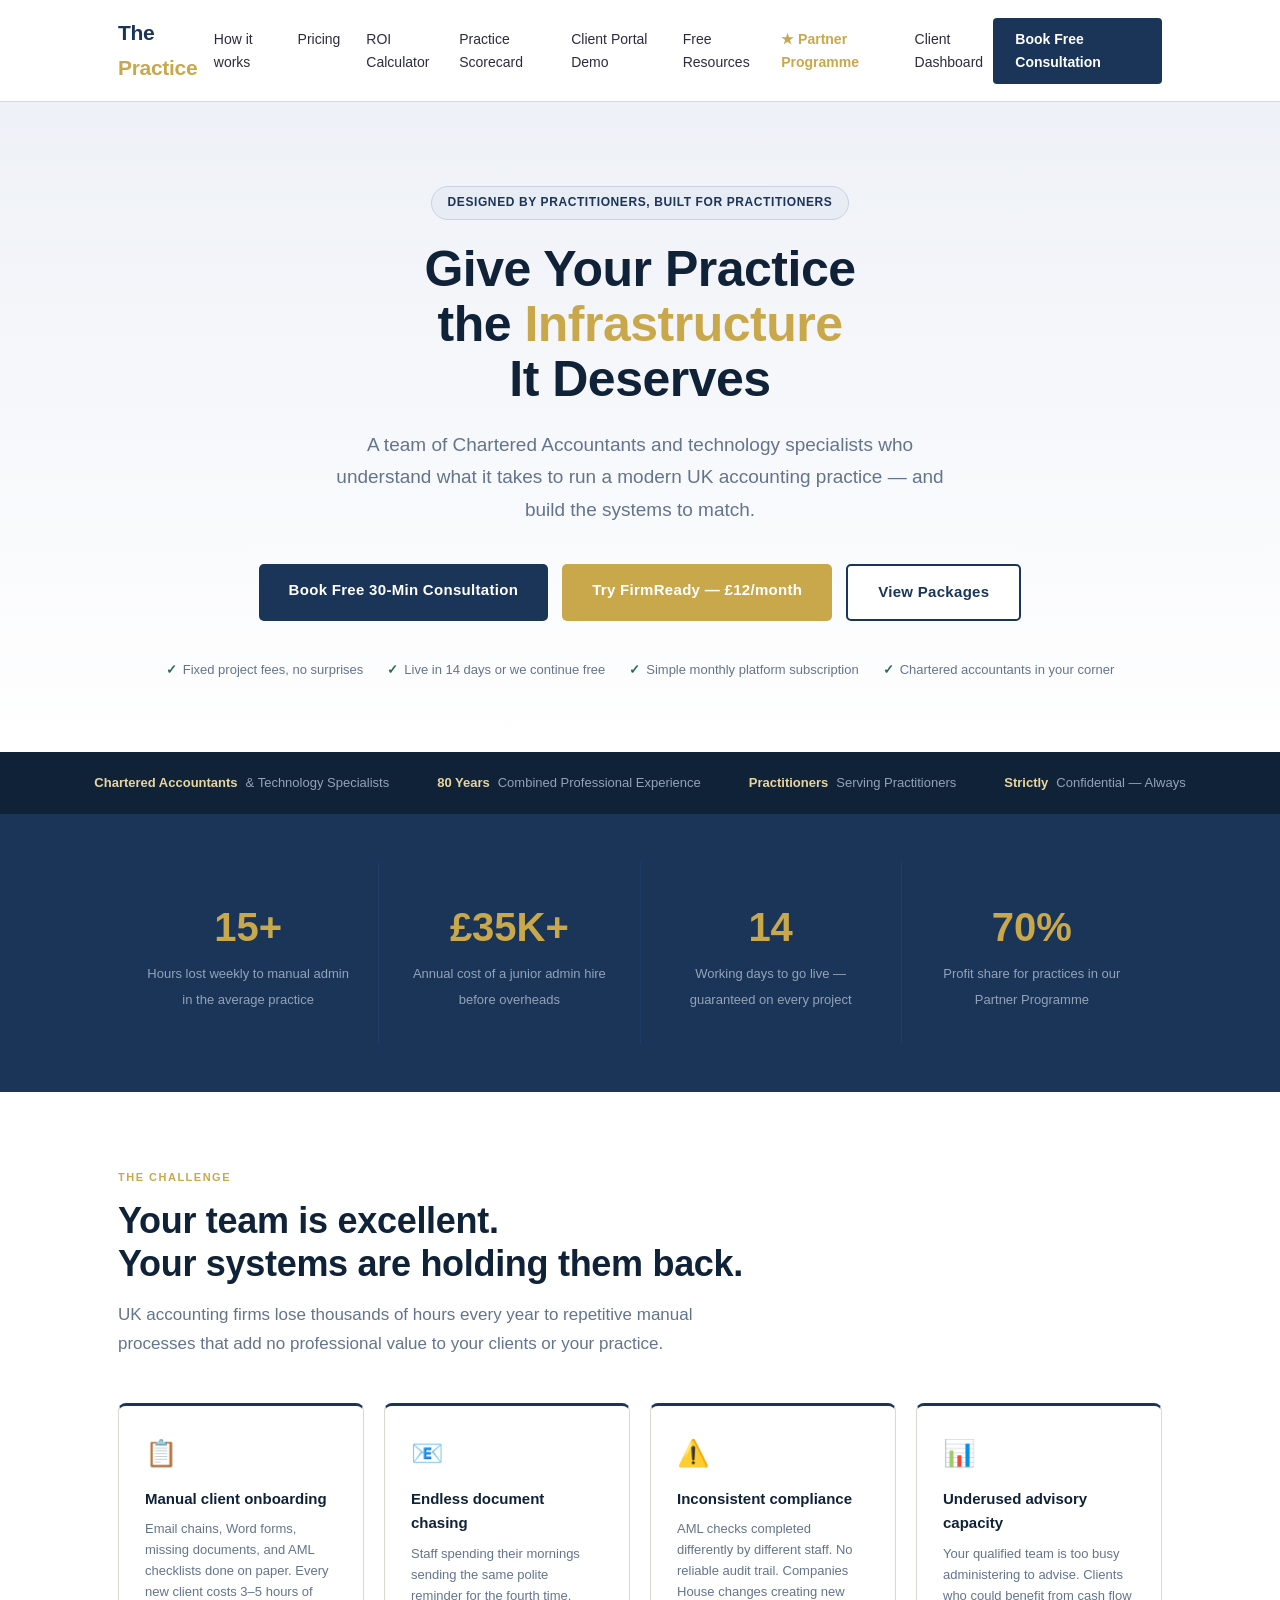
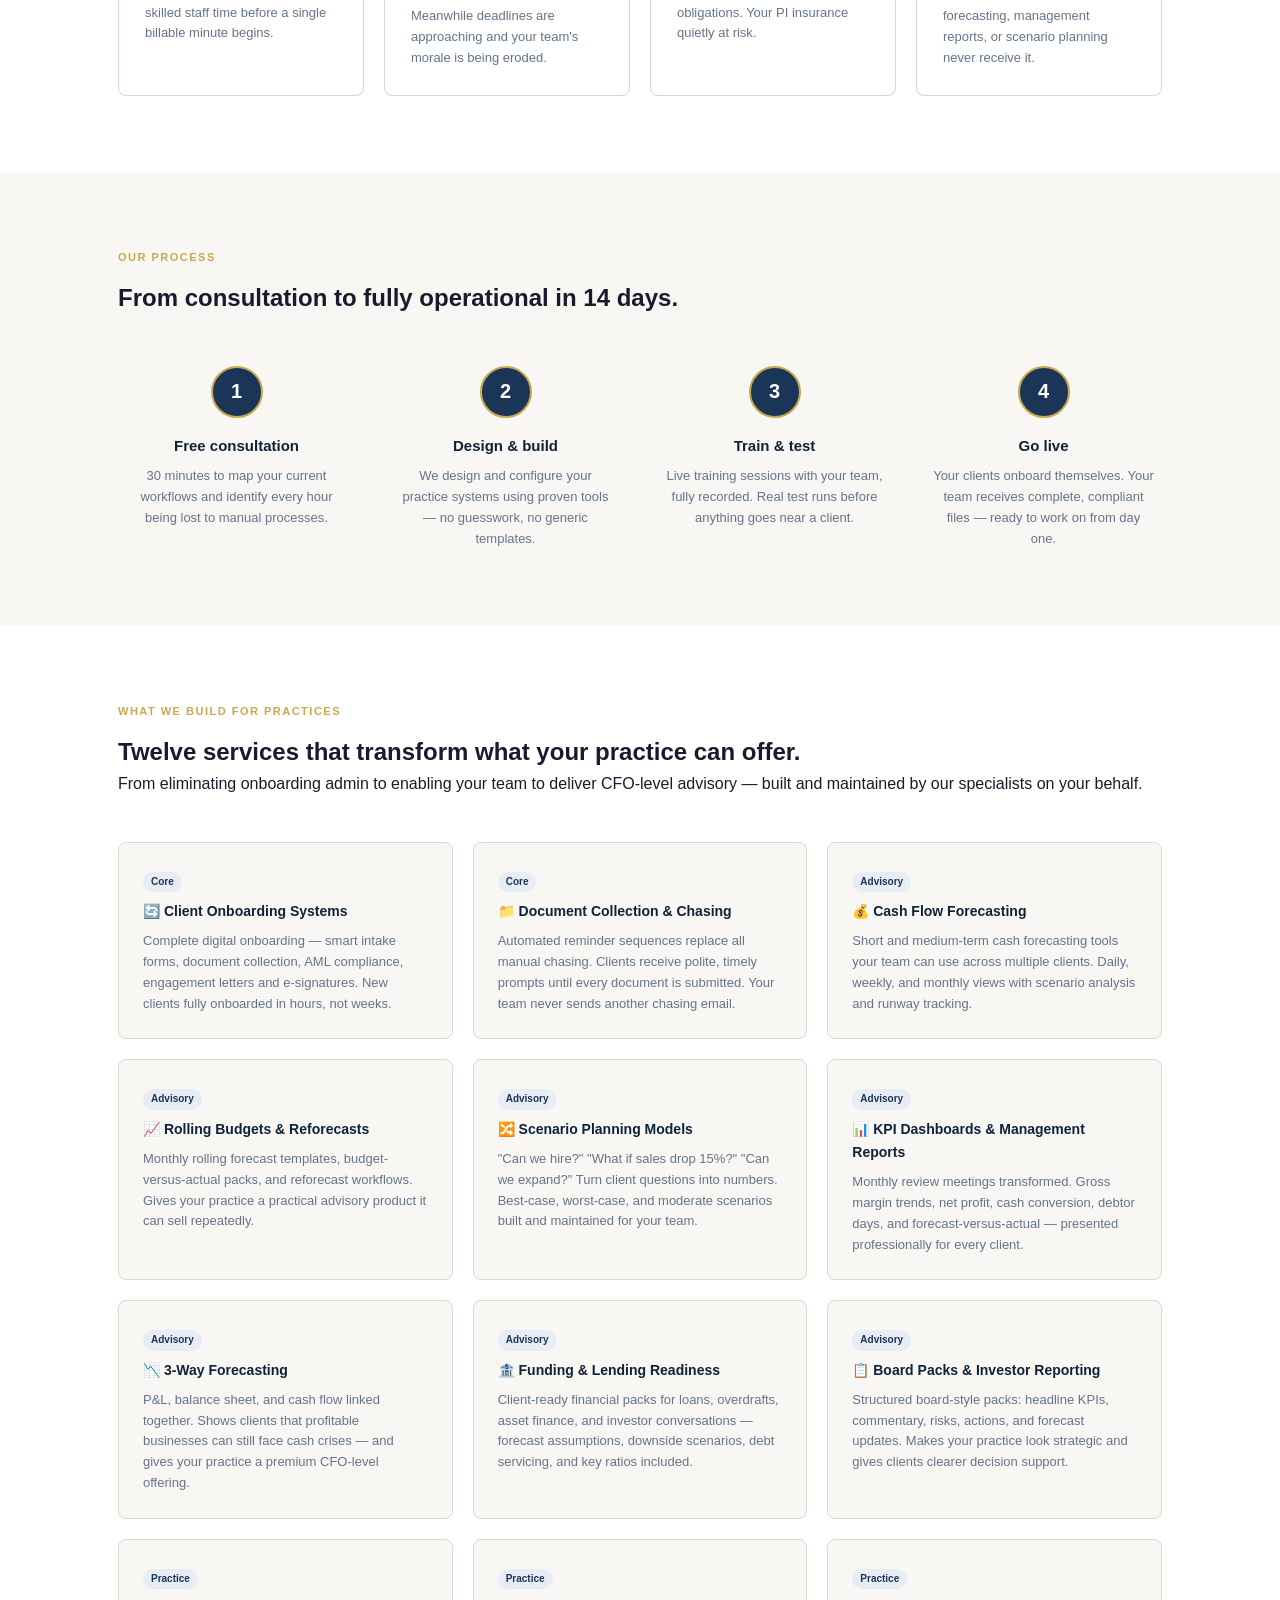
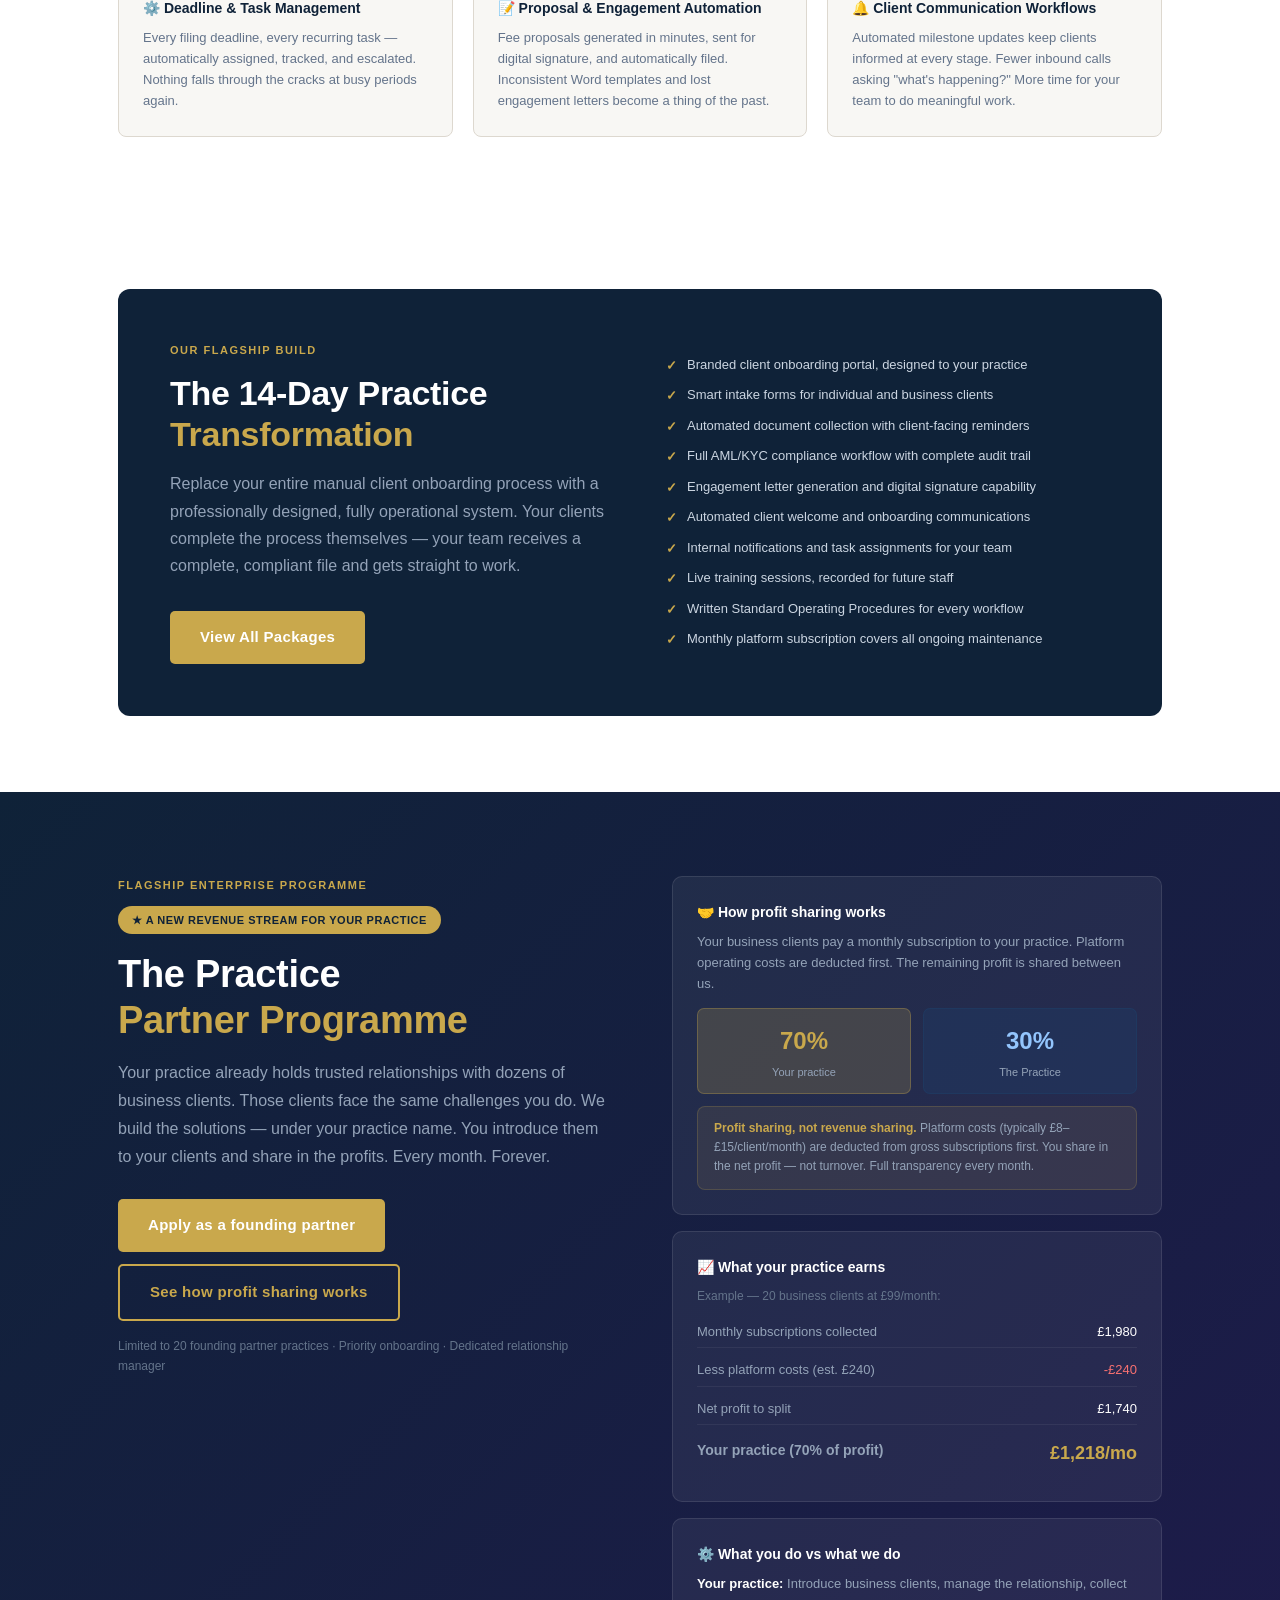
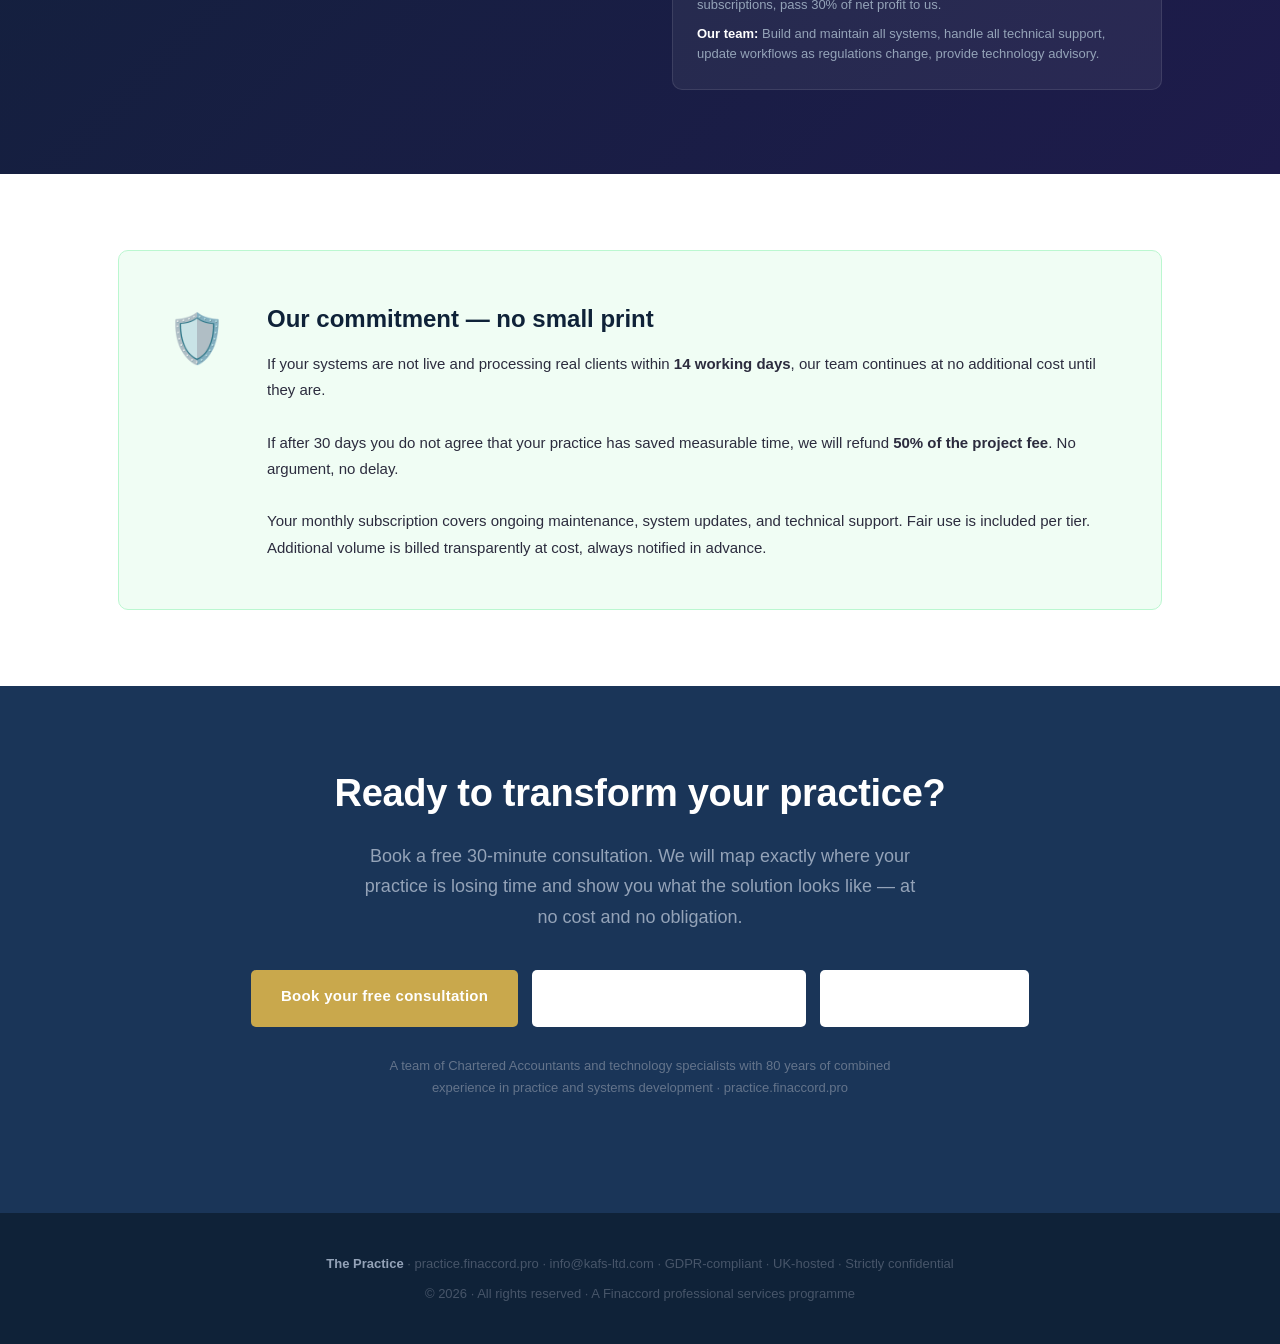
<file: index.html>
<!DOCTYPE html>
<html lang="en">
<head>
<meta charset="UTF-8">
<meta name="viewport" content="width=device-width,initial-scale=1.0">
<title>The Practice — Workflow Automation for UK Accounting Firms</title>
<style>
*{box-sizing:border-box;margin:0;padding:0}
body{font-family:'Segoe UI',Georgia,sans-serif;color:#1a1a2e;background:#fff;line-height:1.65}
:root{--navy:#1a3558;--navy-dark:#0f2238;--navy-mid:#1e3d66;--gold:#c9a84c;--gold-light:#e8d5a0;--gold-dark:#a07830;--cream:#f8f7f4;--border:#ddd8cf;--text:#2c2c3e;--muted:#64748b}
a{color:inherit;text-decoration:none}
.btn{display:inline-block;padding:14px 30px;border-radius:5px;font-size:15px;font-weight:600;cursor:pointer;border:none;transition:all .2s;letter-spacing:.3px}
.btn-primary{background:var(--navy);color:#fff}.btn-primary:hover{background:var(--navy-dark)}
.btn-gold{background:var(--gold);color:#fff}.btn-gold:hover{background:var(--gold-dark)}
.btn-outline{background:#fff;color:var(--navy);border:2px solid var(--navy)}.btn-outline:hover{background:var(--cream)}
.btn-outline-gold{background:transparent;color:var(--gold);border:2px solid var(--gold)}.btn-outline-gold:hover{background:rgba(201,168,76,.1)}
.container{max-width:1100px;margin:0 auto;padding:0 28px}
/* NAV */
nav{border-bottom:1px solid var(--border);padding:16px 0;position:sticky;top:0;background:#fff;z-index:100}
.nav-inner{display:flex;align-items:center;justify-content:space-between}
.logo{font-size:21px;font-weight:800;color:var(--navy);letter-spacing:-.3px}
.logo span{color:var(--gold)}
.nav-links{display:flex;gap:26px;font-size:14px;color:var(--text)}
.nav-links a{transition:color .2s}.nav-links a:hover{color:var(--navy)}
.nav-links a.partner{color:var(--gold);font-weight:600}
.nav-cta{font-size:14px;font-weight:700;background:var(--navy);color:#fff;padding:10px 22px;border-radius:4px}
.nav-cta:hover{background:var(--navy-dark)}
/* HERO */
.hero{padding:84px 0 72px;text-align:center;background:linear-gradient(180deg,#eef1f7 0%,#fff 100%)}
.hero-badge{display:inline-block;background:#e8edf5;color:var(--navy);font-size:12px;font-weight:600;padding:6px 16px;border-radius:20px;margin-bottom:22px;letter-spacing:.6px;text-transform:uppercase;border:1px solid #c8d2e0}
.hero h1{font-size:50px;font-weight:800;line-height:1.1;color:var(--navy-dark);margin-bottom:22px;max-width:760px;margin-left:auto;margin-right:auto;letter-spacing:-.5px}
.hero h1 span{color:var(--gold)}
.hero p{font-size:19px;color:var(--muted);max-width:620px;margin:0 auto 38px;line-height:1.7}
.hero-btns{display:flex;gap:14px;justify-content:center;flex-wrap:wrap}
.hero-trust{margin-top:38px;font-size:13px;color:#64748b;display:flex;align-items:center;justify-content:center;gap:24px;flex-wrap:wrap}
.hero-trust span{display:flex;align-items:center;gap:6px}
.tick{color:#2d6a4f;font-weight:700}
/* TRUST BAR */
.trust-bar{background:var(--navy-dark);padding:20px 0}
.trust-bar-inner{display:flex;justify-content:center;gap:48px;flex-wrap:wrap}
.trust-item{font-size:13px;color:#94a3b8;display:flex;align-items:center;gap:8px}
.trust-item strong{color:var(--gold-light)}
/* STATS */
.stats{background:var(--navy);padding:48px 0}
.stats-grid{display:grid;grid-template-columns:repeat(4,1fr);gap:1px;background:#1e3d66}
.stat{background:var(--navy);padding:32px 24px;text-align:center}
.stat-num{font-size:40px;font-weight:800;color:var(--gold);display:block}
.stat-label{font-size:13px;color:#94a3b8;margin-top:4px;line-height:1.4}
/* SECTIONS */
.section{padding:76px 0}
.section-label{font-size:11px;font-weight:700;letter-spacing:1.5px;text-transform:uppercase;color:var(--gold);margin-bottom:12px}
.section h2{font-size:36px;font-weight:800;color:var(--navy-dark);margin-bottom:16px;line-height:1.2;letter-spacing:-.3px}
.section p.lead{font-size:17px;color:var(--muted);max-width:580px;line-height:1.7}
/* PAIN */
.pain-grid{display:grid;grid-template-columns:repeat(auto-fit,minmax(240px,1fr));gap:20px;margin-top:44px}
.pain-card{border:1px solid var(--border);border-radius:8px;padding:26px;background:#fff;border-top:3px solid var(--navy)}
.pain-card .icon{font-size:26px;margin-bottom:12px}
.pain-card h3{font-size:15px;font-weight:700;color:var(--navy-dark);margin-bottom:8px}
.pain-card p{font-size:13px;color:var(--muted);line-height:1.6}
/* HOW */
.how{background:var(--cream);padding:76px 0}
.steps{display:grid;grid-template-columns:repeat(4,1fr);gap:32px;margin-top:48px}
.step{text-align:center;padding:0 8px}
.step-num{width:52px;height:52px;border-radius:50%;background:var(--navy);color:#fff;font-size:20px;font-weight:800;display:flex;align-items:center;justify-content:center;margin:0 auto 16px;border:2px solid var(--gold)}
.step h3{font-size:15px;font-weight:700;color:var(--navy-dark);margin-bottom:8px}
.step p{font-size:13px;color:var(--muted);line-height:1.6}
/* SERVICES */
.services-section{padding:76px 0;background:#fff}
.services-grid{display:grid;grid-template-columns:repeat(auto-fill,minmax(280px,1fr));gap:20px;margin-top:44px}
.svc-card{border:1px solid var(--border);border-radius:8px;padding:24px;background:var(--cream)}
.svc-card h3{font-size:14px;font-weight:700;color:var(--navy-dark);margin-bottom:8px;display:flex;align-items:center;gap:8px}
.svc-card p{font-size:13px;color:var(--muted);line-height:1.6}
.svc-tag{display:inline-block;font-size:10px;font-weight:700;padding:2px 8px;border-radius:10px;background:#e8edf5;color:var(--navy);margin-bottom:8px}
/* OFFER */
.offer{padding:76px 0}
.offer-box{background:var(--navy-dark);border-radius:12px;padding:52px;color:#fff;display:grid;grid-template-columns:1fr 1fr;gap:52px;align-items:center}
.offer-box h2{font-size:34px;font-weight:800;line-height:1.2;margin-bottom:16px;letter-spacing:-.3px}
.offer-box .gold{color:var(--gold)}
.offer-box p{color:#94a3b8;font-size:16px;margin-bottom:24px;line-height:1.7}
.offer-list{list-style:none;display:flex;flex-direction:column;gap:10px}
.offer-list li{font-size:13px;color:#cbd5e1;display:flex;align-items:flex-start;gap:10px;line-height:1.5}
.offer-list li::before{content:"✓";color:var(--gold);font-weight:700;flex-shrink:0;margin-top:1px}
/* PARTNERSHIP */
.partnership{background:linear-gradient(135deg,var(--navy-dark) 0%,#1e1b4b 100%);padding:84px 0}
.partner-inner{display:grid;grid-template-columns:1fr 1fr;gap:64px;align-items:start}
.partner-label{font-size:11px;font-weight:700;letter-spacing:1.5px;text-transform:uppercase;color:var(--gold);margin-bottom:12px}
.partner-badge{display:inline-block;background:var(--gold);color:var(--navy-dark);font-size:11px;font-weight:800;padding:5px 14px;border-radius:20px;margin-bottom:18px;letter-spacing:.5px;text-transform:uppercase}
.partnership h2{font-size:38px;font-weight:800;color:#fff;line-height:1.2;margin-bottom:16px;letter-spacing:-.3px}
.partnership h2 span{color:var(--gold)}
.partnership .lead{font-size:16px;color:#94a3b8;margin-bottom:28px;line-height:1.75}
.partner-cards{display:flex;flex-direction:column;gap:16px}
.partner-card{background:rgba(255,255,255,.06);border:1px solid rgba(255,255,255,.1);border-radius:10px;padding:24px}
.partner-card h3{font-size:14px;font-weight:700;color:#fff;margin-bottom:8px}
.partner-card p{font-size:13px;color:#94a3b8;line-height:1.6}
.split-row{display:flex;gap:12px;margin-top:14px}
.split-pill{flex:1;text-align:center;padding:12px;border-radius:7px}
.split-pill.gold{background:rgba(201,168,76,.2);border:1px solid rgba(201,168,76,.3)}
.split-pill.blue{background:rgba(30,61,102,.4);border:1px solid rgba(30,61,102,.6)}
.split-pill .pct{font-size:24px;font-weight:800;display:block}
.split-pill.gold .pct{color:var(--gold)}
.split-pill.blue .pct{color:#93c5fd}
.split-pill .who{font-size:11px;color:#94a3b8;margin-top:2px}
.profit-note{background:rgba(201,168,76,.1);border:1px solid rgba(201,168,76,.2);border-radius:8px;padding:12px 16px;font-size:12px;color:#94a3b8;margin-top:12px;line-height:1.6}
.profit-note strong{color:var(--gold)}
/* GUARANTEE */
.guarantee{padding:76px 0}
.guarantee-box{background:#f0fdf4;border:1px solid #bbf7d0;border-radius:10px;padding:48px;display:flex;gap:40px;align-items:flex-start}
.g-icon{font-size:48px;flex-shrink:0}
.guarantee-box h3{font-size:24px;font-weight:800;color:var(--navy-dark);margin-bottom:12px}
.guarantee-box p{font-size:15px;color:var(--text);line-height:1.75}
/* CTA */
.cta-section{background:var(--navy);padding:76px 0;text-align:center;color:#fff}
.cta-section h2{font-size:38px;font-weight:800;margin-bottom:16px;letter-spacing:-.3px}
.cta-section p{font-size:18px;color:#94a3b8;margin-bottom:38px;max-width:560px;margin-left:auto;margin-right:auto;line-height:1.7}
/* FOOTER */
footer{background:var(--navy-dark);padding:40px 0;text-align:center}
footer p{font-size:13px;color:#475569}
footer strong{color:#94a3b8}
@media(max-width:768px){
  .hero h1{font-size:32px}.stats-grid{grid-template-columns:repeat(2,1fr)}
  .offer-box{grid-template-columns:1fr;padding:32px}.partner-inner{grid-template-columns:1fr}
  .guarantee-box{flex-direction:column;padding:28px}.nav-links{display:none}
  .steps{grid-template-columns:repeat(2,1fr)}
}
</style>
</head>
<body>

<nav>
  <div class="container">
    <div class="nav-inner">
      <div class="logo">The <span>Practice</span></div>
      <div class="nav-links">
        <a href="#how">How it works</a>
        <a href="pricing.html">Pricing</a>
        <a href="roi.html">ROI Calculator</a>
        <a href="scorecard.html">Practice Scorecard</a>
        <a href="portal.html">Client Portal Demo</a>
        <a href="resources.html">Free Resources</a>
        <a href="pricing.html#partnership" class="partner">★ Partner Programme</a>
        <a href="dashboard.php">Client Dashboard</a>
      </div>
      <a href="booking.html" class="nav-cta">Book Free Consultation</a>
    </div>
  </div>
</nav>

<!-- HERO -->
<section class="hero">
  <div class="container">
    <div class="hero-badge">Designed by practitioners, built for practitioners</div>
    <h1>Give Your Practice<br>the <span>Infrastructure</span><br>It Deserves</h1>
    <p>A team of Chartered Accountants and technology specialists who understand what it takes to run a modern UK accounting practice — and build the systems to match.</p>
    <div class="hero-btns">
      <a href="booking.html" class="btn btn-primary">Book Free 30-Min Consultation</a>
      <a href="/firmready" class="btn btn-gold">Try FirmReady — £12/month</a>
      <a href="pricing.html" class="btn btn-outline">View Packages</a>
    </div>
    <div class="hero-trust">
      <span><span class="tick">✓</span> Fixed project fees, no surprises</span>
      <span><span class="tick">✓</span> Live in 14 days or we continue free</span>
      <span><span class="tick">✓</span> Simple monthly platform subscription</span>
      <span><span class="tick">✓</span> Chartered accountants in your corner</span>
    </div>
  </div>
</section>

<!-- TRUST BAR -->
<div class="trust-bar">
  <div class="trust-bar-inner">
    <div class="trust-item"><strong>Chartered Accountants</strong> &amp; Technology Specialists</div>
    <div class="trust-item"><strong>80 Years</strong> Combined Professional Experience</div>
    <div class="trust-item"><strong>Practitioners</strong> Serving Practitioners</div>
    <div class="trust-item"><strong>Strictly</strong> Confidential — Always</div>
  </div>
</div>

<!-- STATS -->
<section class="stats">
  <div class="container">
    <div class="stats-grid">
      <div class="stat"><span class="stat-num">15+</span><span class="stat-label">Hours lost weekly to manual admin in the average practice</span></div>
      <div class="stat"><span class="stat-num">£35K+</span><span class="stat-label">Annual cost of a junior admin hire before overheads</span></div>
      <div class="stat"><span class="stat-num">14</span><span class="stat-label">Working days to go live — guaranteed on every project</span></div>
      <div class="stat"><span class="stat-num">70%</span><span class="stat-label">Profit share for practices in our Partner Programme</span></div>
    </div>
  </div>
</section>

<!-- PAIN -->
<section class="section">
  <div class="container">
    <div class="section-label">The Challenge</div>
    <h2>Your team is excellent.<br>Your systems are holding them back.</h2>
    <p class="lead">UK accounting firms lose thousands of hours every year to repetitive manual processes that add no professional value to your clients or your practice.</p>
    <div class="pain-grid">
      <div class="pain-card"><div class="icon">📋</div><h3>Manual client onboarding</h3><p>Email chains, Word forms, missing documents, and AML checklists done on paper. Every new client costs 3–5 hours of skilled staff time before a single billable minute begins.</p></div>
      <div class="pain-card"><div class="icon">📧</div><h3>Endless document chasing</h3><p>Staff spending their mornings sending the same polite reminder for the fourth time. Meanwhile deadlines are approaching and your team's morale is being eroded.</p></div>
      <div class="pain-card"><div class="icon">⚠️</div><h3>Inconsistent compliance</h3><p>AML checks completed differently by different staff. No reliable audit trail. Companies House changes creating new obligations. Your PI insurance quietly at risk.</p></div>
      <div class="pain-card"><div class="icon">📊</div><h3>Underused advisory capacity</h3><p>Your qualified team is too busy administering to advise. Clients who could benefit from cash flow forecasting, management reports, or scenario planning never receive it.</p></div>
    </div>
  </div>
</section>

<!-- HOW IT WORKS -->
<section class="how" id="how">
  <div class="container">
    <div class="section-label">Our Process</div>
    <h2>From consultation to fully operational in 14 days.</h2>
    <div class="steps">
      <div class="step"><div class="step-num">1</div><h3>Free consultation</h3><p>30 minutes to map your current workflows and identify every hour being lost to manual processes.</p></div>
      <div class="step"><div class="step-num">2</div><h3>Design &amp; build</h3><p>We design and configure your practice systems using proven tools — no guesswork, no generic templates.</p></div>
      <div class="step"><div class="step-num">3</div><h3>Train &amp; test</h3><p>Live training sessions with your team, fully recorded. Real test runs before anything goes near a client.</p></div>
      <div class="step"><div class="step-num">4</div><h3>Go live</h3><p>Your clients onboard themselves. Your team receives complete, compliant files — ready to work on from day one.</p></div>
    </div>
  </div>
</section>

<!-- SERVICES -->
<section class="services-section">
  <div class="container">
    <div class="section-label">What We Build For Practices</div>
    <h2>Twelve services that transform what your practice can offer.</h2>
    <p class="lead">From eliminating onboarding admin to enabling your team to deliver CFO-level advisory — built and maintained by our specialists on your behalf.</p>
    <div class="services-grid">
      <div class="svc-card"><span class="svc-tag">Core</span><h3>🔄 Client Onboarding Systems</h3><p>Complete digital onboarding — smart intake forms, document collection, AML compliance, engagement letters and e-signatures. New clients fully onboarded in hours, not weeks.</p></div>
      <div class="svc-card"><span class="svc-tag">Core</span><h3>📁 Document Collection &amp; Chasing</h3><p>Automated reminder sequences replace all manual chasing. Clients receive polite, timely prompts until every document is submitted. Your team never sends another chasing email.</p></div>
      <div class="svc-card"><span class="svc-tag">Advisory</span><h3>💰 Cash Flow Forecasting</h3><p>Short and medium-term cash forecasting tools your team can use across multiple clients. Daily, weekly, and monthly views with scenario analysis and runway tracking.</p></div>
      <div class="svc-card"><span class="svc-tag">Advisory</span><h3>📈 Rolling Budgets &amp; Reforecasts</h3><p>Monthly rolling forecast templates, budget-versus-actual packs, and reforecast workflows. Gives your practice a practical advisory product it can sell repeatedly.</p></div>
      <div class="svc-card"><span class="svc-tag">Advisory</span><h3>🔀 Scenario Planning Models</h3><p>"Can we hire?" "What if sales drop 15%?" "Can we expand?" Turn client questions into numbers. Best-case, worst-case, and moderate scenarios built and maintained for your team.</p></div>
      <div class="svc-card"><span class="svc-tag">Advisory</span><h3>📊 KPI Dashboards &amp; Management Reports</h3><p>Monthly review meetings transformed. Gross margin trends, net profit, cash conversion, debtor days, and forecast-versus-actual — presented professionally for every client.</p></div>
      <div class="svc-card"><span class="svc-tag">Advisory</span><h3>📉 3-Way Forecasting</h3><p>P&amp;L, balance sheet, and cash flow linked together. Shows clients that profitable businesses can still face cash crises — and gives your practice a premium CFO-level offering.</p></div>
      <div class="svc-card"><span class="svc-tag">Advisory</span><h3>🏦 Funding &amp; Lending Readiness</h3><p>Client-ready financial packs for loans, overdrafts, asset finance, and investor conversations — forecast assumptions, downside scenarios, debt servicing, and key ratios included.</p></div>
      <div class="svc-card"><span class="svc-tag">Advisory</span><h3>📋 Board Packs &amp; Investor Reporting</h3><p>Structured board-style packs: headline KPIs, commentary, risks, actions, and forecast updates. Makes your practice look strategic and gives clients clearer decision support.</p></div>
      <div class="svc-card"><span class="svc-tag">Practice</span><h3>⚙️ Deadline &amp; Task Management</h3><p>Every filing deadline, every recurring task — automatically assigned, tracked, and escalated. Nothing falls through the cracks at busy periods again.</p></div>
      <div class="svc-card"><span class="svc-tag">Practice</span><h3>📝 Proposal &amp; Engagement Automation</h3><p>Fee proposals generated in minutes, sent for digital signature, and automatically filed. Inconsistent Word templates and lost engagement letters become a thing of the past.</p></div>
      <div class="svc-card"><span class="svc-tag">Practice</span><h3>🔔 Client Communication Workflows</h3><p>Automated milestone updates keep clients informed at every stage. Fewer inbound calls asking "what's happening?" More time for your team to do meaningful work.</p></div>
    </div>
  </div>
</section>

<!-- OFFER -->
<section class="offer">
  <div class="container">
    <div class="offer-box">
      <div>
        <div style="font-size:11px;font-weight:700;letter-spacing:1.5px;text-transform:uppercase;color:var(--gold);margin-bottom:14px">Our flagship build</div>
        <h2>The 14-Day Practice <span class="gold">Transformation</span></h2>
        <p>Replace your entire manual client onboarding process with a professionally designed, fully operational system. Your clients complete the process themselves — your team receives a complete, compliant file and gets straight to work.</p>
        <a href="pricing.html" class="btn btn-gold" style="margin-top:8px">View All Packages</a>
      </div>
      <div>
        <ul class="offer-list">
          <li>Branded client onboarding portal, designed to your practice</li>
          <li>Smart intake forms for individual and business clients</li>
          <li>Automated document collection with client-facing reminders</li>
          <li>Full AML/KYC compliance workflow with complete audit trail</li>
          <li>Engagement letter generation and digital signature capability</li>
          <li>Automated client welcome and onboarding communications</li>
          <li>Internal notifications and task assignments for your team</li>
          <li>Live training sessions, recorded for future staff</li>
          <li>Written Standard Operating Procedures for every workflow</li>
          <li>Monthly platform subscription covers all ongoing maintenance</li>
        </ul>
      </div>
    </div>
  </div>
</section>

<!-- PARTNERSHIP -->
<section class="partnership" id="partnership">
  <div class="container">
    <div class="partner-inner">
      <div>
        <div class="partner-label">Flagship Enterprise Programme</div>
        <div class="partner-badge">★ A new revenue stream for your practice</div>
        <h2>The Practice<br><span>Partner Programme</span></h2>
        <p class="lead">Your practice already holds trusted relationships with dozens of business clients. Those clients face the same challenges you do. We build the solutions — under your practice name. You introduce them to your clients and share in the profits. Every month. Forever.</p>
        <div style="display:flex;gap:12px;flex-wrap:wrap">
          <a href="booking.html" class="btn btn-gold">Apply as a founding partner</a>
          <a href="pricing.html#partnership" class="btn btn-outline-gold">See how profit sharing works</a>
        </div>
        <p style="margin-top:16px;font-size:12px;color:#64748b">Limited to 20 founding partner practices · Priority onboarding · Dedicated relationship manager</p>
      </div>
      <div class="partner-cards">
        <div class="partner-card">
          <h3>🤝 How profit sharing works</h3>
          <p>Your business clients pay a monthly subscription to your practice. Platform operating costs are deducted first. The remaining profit is shared between us.</p>
          <div class="split-row">
            <div class="split-pill gold"><span class="pct">70%</span><div class="who">Your practice</div></div>
            <div class="split-pill blue"><span class="pct">30%</span><div class="who">The Practice</div></div>
          </div>
          <div class="profit-note"><strong>Profit sharing, not revenue sharing.</strong> Platform costs (typically £8–£15/client/month) are deducted from gross subscriptions first. You share in the net profit — not turnover. Full transparency every month.</div>
        </div>
        <div class="partner-card">
          <h3>📈 What your practice earns</h3>
          <p style="font-size:12px;color:#64748b;margin-bottom:10px">Example — 20 business clients at £99/month:</p>
          <div style="display:flex;flex-direction:column;gap:6px">
            <div style="display:flex;justify-content:space-between;font-size:13px;padding:5px 0;border-bottom:1px solid rgba(255,255,255,.06)"><span style="color:#94a3b8">Monthly subscriptions collected</span><span style="color:#fff">£1,980</span></div>
            <div style="display:flex;justify-content:space-between;font-size:13px;padding:5px 0;border-bottom:1px solid rgba(255,255,255,.06)"><span style="color:#94a3b8">Less platform costs (est. £240)</span><span style="color:#f87171">-£240</span></div>
            <div style="display:flex;justify-content:space-between;font-size:13px;padding:5px 0;border-bottom:1px solid rgba(255,255,255,.06)"><span style="color:#94a3b8">Net profit to split</span><span style="color:#fff">£1,740</span></div>
            <div style="display:flex;justify-content:space-between;font-size:14px;padding:8px 0;font-weight:700"><span style="color:#94a3b8">Your practice (70% of profit)</span><span style="color:var(--gold);font-size:18px">£1,218/mo</span></div>
          </div>
        </div>
        <div class="partner-card">
          <h3>⚙️ What you do vs what we do</h3>
          <p style="font-size:13px;margin-bottom:8px"><strong style="color:#fff">Your practice:</strong> Introduce business clients, manage the relationship, collect subscriptions, pass 30% of net profit to us.</p>
          <p style="font-size:13px;color:#94a3b8"><strong style="color:#fff">Our team:</strong> Build and maintain all systems, handle all technical support, update workflows as regulations change, provide technology advisory.</p>
        </div>
      </div>
    </div>
  </div>
</section>

<!-- GUARANTEE -->
<section class="guarantee">
  <div class="container">
    <div class="guarantee-box">
      <div class="g-icon">🛡️</div>
      <div>
        <h3>Our commitment — no small print</h3>
        <p>If your systems are not live and processing real clients within <strong>14 working days</strong>, our team continues at no additional cost until they are.<br><br>
        If after 30 days you do not agree that your practice has saved measurable time, we will refund <strong>50% of the project fee</strong>. No argument, no delay.<br><br>
        Your monthly subscription covers ongoing maintenance, system updates, and technical support. Fair use is included per tier. Additional volume is billed transparently at cost, always notified in advance.</p>
      </div>
    </div>
  </div>
</section>

<!-- CTA -->
<section class="cta-section" id="cta">
  <div class="container">
    <h2>Ready to transform your practice?</h2>
    <p>Book a free 30-minute consultation. We will map exactly where your practice is losing time and show you what the solution looks like — at no cost and no obligation.</p>
    <div style="display:flex;gap:14px;justify-content:center;flex-wrap:wrap">
      <a href="booking.html" class="btn btn-gold">Book your free consultation</a>
      <a href="/firmready" class="btn btn-outline" style="color:#fff;border-color:rgba(255,255,255,.4)">Try FirmReady — £12/month</a>
      <a href="pricing.html" class="btn btn-outline" style="color:#fff;border-color:rgba(255,255,255,.4)">View packages first</a>
    </div>
    <p style="margin-top:28px;font-size:13px;color:#64748b">A team of Chartered Accountants and technology specialists with 80 years of combined experience in practice and systems development · practice.finaccord.pro</p>
  </div>
</section>

<footer>
  <div class="container">
    <p><strong>The Practice</strong> · practice.finaccord.pro · info@kafs-ltd.com · GDPR-compliant · UK-hosted · Strictly confidential</p>
    <p style="margin-top:8px">© 2026 · All rights reserved · A Finaccord professional services programme</p>
  </div>
</footer>
</body>
</html>
</file>
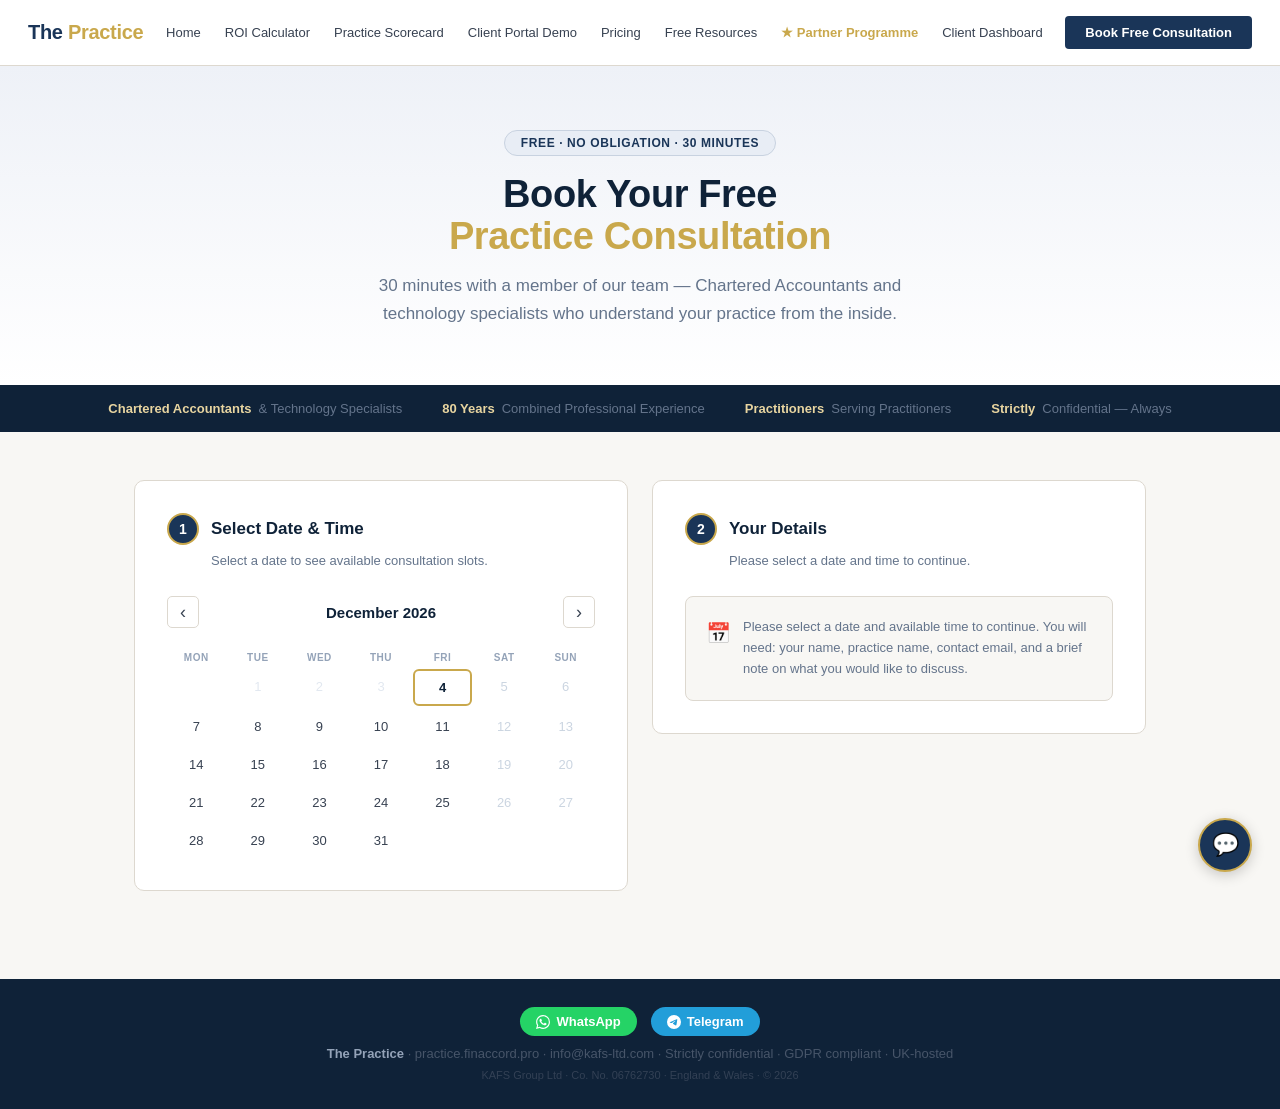
<file: booking.html>
<!DOCTYPE html>
<html lang="en">
<head>
<meta charset="UTF-8">
<meta name="viewport" content="width=device-width,initial-scale=1.0">
<title>Book a Consultation | The Practice</title>
<style>
*{box-sizing:border-box;margin:0;padding:0}
body{font-family:'Segoe UI',Georgia,sans-serif;background:#f8f7f4;color:#1a1a2e;min-height:100vh}
:root{--navy:#1a3558;--navy-dark:#0f2238;--navy-mid:#1e3d66;--gold:#c9a84c;--gold-dark:#a07830;--cream:#f8f7f4;--border:#ddd8cf;--muted:#64748b}
a{text-decoration:none;color:inherit}
/* NAV */
nav{border-bottom:1px solid var(--border);padding:16px 28px;background:#fff;position:sticky;top:0;z-index:100;display:flex;align-items:center;justify-content:space-between}
.logo{font-size:20px;font-weight:800;color:var(--navy);letter-spacing:-.3px}
.logo span{color:var(--gold)}
.nav-links{display:flex;gap:24px;font-size:13px}
.nav-links a{color:#374151;transition:color .2s}.nav-links a:hover{color:var(--navy)}
.nav-links a.active{color:var(--navy);font-weight:600}
.nav-links a.partner{color:var(--gold);font-weight:600}
.nav-cta{font-size:13px;font-weight:700;background:var(--navy);color:#fff;padding:9px 20px;border-radius:4px}
/* HERO */
.hero{padding:64px 28px 56px;text-align:center;background:linear-gradient(180deg,#eef1f7 0%,#fff 100%)}
.hero-badge{display:inline-block;background:#e8edf5;color:var(--navy);font-size:12px;font-weight:600;padding:5px 16px;border-radius:20px;margin-bottom:18px;letter-spacing:.6px;text-transform:uppercase;border:1px solid #c8d2e0}
.hero h1{font-size:38px;font-weight:800;line-height:1.1;color:var(--navy-dark);margin-bottom:14px;letter-spacing:-.4px}
.hero h1 span{color:var(--gold)}
.hero p{font-size:17px;color:var(--muted);max-width:540px;margin:0 auto;line-height:1.7}
/* TRUST BAR */
.trust-bar{background:var(--navy-dark);padding:16px 28px;display:flex;justify-content:center;gap:40px;flex-wrap:wrap}
.trust-item{font-size:13px;color:#64748b;display:flex;align-items:center;gap:7px}
.trust-item strong{color:#e8d5a0}
/* MAIN */
.main{max-width:1060px;margin:0 auto;padding:48px 24px;display:grid;grid-template-columns:1fr 1fr;gap:24px;align-items:start}
/* CARDS */
.card{background:#fff;border:1px solid var(--border);border-radius:10px;padding:32px}
.card-header{display:flex;align-items:center;gap:12px;margin-bottom:6px}
.step-num{width:32px;height:32px;border-radius:50%;background:var(--navy);color:#fff;font-size:14px;font-weight:800;display:flex;align-items:center;justify-content:center;flex-shrink:0;border:2px solid var(--gold)}
.card-header h2{font-size:17px;font-weight:700;color:var(--navy-dark)}
.card-sub{font-size:13px;color:var(--muted);margin-bottom:24px;padding-left:44px;line-height:1.6}
/* CALENDAR */
.cal-nav{display:flex;align-items:center;justify-content:space-between;margin-bottom:18px}
.cal-month{font-size:15px;font-weight:700;color:var(--navy-dark)}
.cal-arrow{width:32px;height:32px;border:1px solid var(--border);border-radius:5px;background:#fff;cursor:pointer;font-size:18px;display:flex;align-items:center;justify-content:center;color:#374151;transition:all .2s}
.cal-arrow:hover{background:#eef1f7;border-color:var(--navy)}
.cal-grid{display:grid;grid-template-columns:repeat(7,1fr);gap:3px}
.cal-dow{text-align:center;font-size:10px;font-weight:700;color:#94a3b8;padding:6px 0;text-transform:uppercase;letter-spacing:.5px}
.cal-day{text-align:center;padding:9px 4px;border-radius:6px;font-size:13px;cursor:pointer;color:#374151;border:1px solid transparent;transition:all .2s;user-select:none}
.cal-day:hover:not(.empty):not(.past){background:#eef1f7;border-color:#c8d2e0}
.cal-day.today{border:2px solid var(--gold);font-weight:700;color:var(--navy-dark)}
.cal-day.selected{background:var(--navy-dark);color:#fff;font-weight:700}
.cal-day.past,.cal-day.empty{color:#e2e8f0;cursor:default;pointer-events:none}
.cal-day.weekend:not(.selected):not(.past){color:#cbd5e1}
/* SLOTS */
.slots-wrap{margin-top:20px;border-top:1px solid #f1f5f9;padding-top:18px}
.slots-label{font-size:13px;font-weight:600;color:#374151;margin-bottom:10px}
.slots-grid{display:grid;grid-template-columns:repeat(3,1fr);gap:7px}
.slot{padding:9px;border:1px solid var(--border);border-radius:6px;text-align:center;font-size:13px;color:#374151;cursor:pointer;transition:all .2s;background:#fff}
.slot:hover{border-color:var(--navy);background:#eef1f7;color:var(--navy)}
.slot.selected{background:var(--navy);color:#fff;border-color:var(--navy);font-weight:600}
/* DETAILS */
.placeholder-box{background:var(--cream);border:1px solid var(--border);border-radius:8px;padding:20px;display:flex;align-items:flex-start;gap:12px;color:var(--muted);font-size:13px;line-height:1.6}
.details-form{display:none}
.form-group{margin-bottom:15px}
label{display:block;font-size:11px;font-weight:700;color:#374151;margin-bottom:5px;text-transform:uppercase;letter-spacing:.4px}
input,select,textarea{width:100%;padding:10px 14px;border:1px solid var(--border);border-radius:6px;font-size:14px;color:#1a1a2e;background:#fff;font-family:inherit;transition:border .2s}
input:focus,select:focus,textarea:focus{outline:none;border-color:var(--navy);box-shadow:0 0 0 2px rgba(26,53,88,.08)}
textarea{resize:vertical;min-height:80px}
.form-row{display:grid;grid-template-columns:1fr 1fr;gap:12px}
.slot-banner{background:#eef1f7;border:1px solid #c8d2e0;border-radius:7px;padding:11px 16px;font-size:13px;color:var(--navy);font-weight:600;margin-bottom:18px;display:flex;align-items:center;gap:8px}
.btn-book{width:100%;padding:13px;background:var(--navy);color:#fff;font-size:15px;font-weight:700;border:none;border-radius:6px;cursor:pointer;transition:all .2s;margin-top:4px;letter-spacing:.3px}
.btn-book:hover{background:var(--navy-dark)}
/* SUCCESS */
.success-box{display:none;text-align:center;padding:16px 0}
.success-icon{font-size:52px;margin-bottom:16px}
.success-box h3{font-size:22px;font-weight:800;color:var(--navy-dark);margin-bottom:10px}
.success-box p{font-size:14px;color:var(--muted);line-height:1.7}
.s-slot{display:inline-block;background:#eef1f7;color:var(--navy);font-weight:700;padding:8px 20px;border-radius:5px;margin:12px 0;font-size:14px;border:1px solid #c8d2e0}
/* FOOTER */
footer{background:var(--navy-dark);padding:28px 24px;text-align:center;margin-top:40px}
footer .main-footer{font-size:13px;color:#475569;margin-bottom:8px}
footer strong{color:#94a3b8}
footer .legal{font-size:11px;color:#334155;margin-top:6px}
@media(max-width:720px){
  .main{grid-template-columns:1fr}
  .hero h1{font-size:28px}
  .nav-links{display:none}
  .trust-bar{gap:16px;padding:14px 20px}
  .form-row{grid-template-columns:1fr}
}
</style>
</head>
<body>

<nav>
  <a href="index.html" class="logo">The <span>Practice</span></a>
  <div class="nav-links">
    <a href="index.html">Home</a>
    <a href="roi.html">ROI Calculator</a>
    <a href="scorecard.html">Practice Scorecard</a>
    <a href="portal.html">Client Portal Demo</a>
    <a href="pricing.html">Pricing</a>
    <a href="resources.html">Free Resources</a>
    <a href="pricing.html#partnership" class="partner">★ Partner Programme</a>
        <a href="dashboard.php">Client Dashboard</a>
  </div>
  <a href="booking.html" class="nav-cta active">Book Free Consultation</a>
</nav>

<div class="hero">
  <div class="hero-badge">Free · No obligation · 30 minutes</div>
  <h1>Book Your Free<br><span>Practice Consultation</span></h1>
  <p>30 minutes with a member of our team — Chartered Accountants and technology specialists who understand your practice from the inside.</p>
</div>

<div class="trust-bar">
  <div class="trust-item"><strong>Chartered Accountants</strong> &amp; Technology Specialists</div>
  <div class="trust-item"><strong>80 Years</strong> Combined Professional Experience</div>
  <div class="trust-item"><strong>Practitioners</strong> Serving Practitioners</div>
  <div class="trust-item"><strong>Strictly</strong> Confidential — Always</div>
</div>

<div class="main">
  <!-- STEP 1 -->
  <div class="card">
    <div class="card-header">
      <div class="step-num">1</div>
      <h2>Select Date &amp; Time</h2>
    </div>
    <div class="card-sub">Select a date to see available consultation slots.</div>
    <div class="cal-nav">
      <button class="cal-arrow" onclick="changeMonth(-1)">&#8249;</button>
      <div class="cal-month" id="cal-title"></div>
      <button class="cal-arrow" onclick="changeMonth(1)">&#8250;</button>
    </div>
    <div class="cal-grid">
      <div class="cal-dow">Mon</div><div class="cal-dow">Tue</div><div class="cal-dow">Wed</div>
      <div class="cal-dow">Thu</div><div class="cal-dow">Fri</div><div class="cal-dow">Sat</div><div class="cal-dow">Sun</div>
    </div>
    <div class="cal-grid" id="cal-days"></div>
    <div class="slots-wrap" id="slots-wrap" style="display:none">
      <div class="slots-label" id="slots-label"></div>
      <div class="slots-grid" id="slots-grid"></div>
    </div>
  </div>

  <!-- STEP 2 -->
  <div class="card">
    <div class="card-header">
      <div class="step-num">2</div>
      <h2>Your Details</h2>
    </div>
    <div class="card-sub" id="details-sub">Please select a date and time to continue.</div>

    <div class="placeholder-box" id="placeholder">
      <span style="font-size:20px;flex-shrink:0">📅</span>
      <span>Please select a date and available time to continue. You will need: your name, practice name, contact email, and a brief note on what you would like to discuss.</span>
    </div>

    <div class="details-form" id="details-form">
      <div class="slot-banner">📅 <span id="slot-summary"></span></div>
      <div class="form-row">
        <div class="form-group"><label>First name *</label><input type="text" placeholder="Sarah" /></div>
        <div class="form-group"><label>Last name *</label><input type="text" placeholder="Thompson" /></div>
      </div>
      <div class="form-group"><label>Practice / firm name *</label><input type="text" id="f-firm" placeholder="Thompson &amp; Co Accountants" /></div>
      <div class="form-group"><label>Email address *</label><input type="email" id="f-email" placeholder="sarah@thompsonco.co.uk" /></div>
      <div class="form-group"><label>Phone number</label><input type="tel" placeholder="07700 900000" /></div>
      <div class="form-group">
        <label>Practice size</label>
        <select>
          <option value="">Please select</option>
          <option>Sole practitioner</option>
          <option>2–5 staff</option>
          <option>6–10 staff</option>
          <option>11–15 staff</option>
          <option>15+ staff</option>
        </select>
      </div>
      <div class="form-group">
        <label>What would you like to discuss? *</label>
        <textarea placeholder="e.g. automating our client onboarding, the Partner Programme, financial modelling services, or just an initial conversation about what is possible..."></textarea>
      </div>
      <div class="form-group">
        <label>How did you hear about us?</label>
        <select>
          <option value="">Please select</option>
          <option>LinkedIn</option>
          <option>Referral from a colleague</option>
          <option>Google search</option>
          <option>ICAEW / ACCA network</option>
          <option>Other</option>
        </select>
      </div>
      <button class="btn-book" onclick="submitBooking()">Confirm consultation →</button>
    </div>

    <div class="success-box" id="success-box">
      <div class="success-icon">🎉</div>
      <h3>Your consultation is confirmed</h3>
      <div class="s-slot" id="s-slot"></div>
      <p>A confirmation will be sent to <strong id="s-email"></strong> within 24 hours with a secure video call link.<br><br>We look forward to speaking with you. If you need to change the time, simply reply to the confirmation email.</p>
    </div>
  </div>
</div>

<footer>
  <div style="display:flex;justify-content:center;gap:14px;margin-bottom:10px;flex-wrap:wrap">
    <a href="wa.php" target="_blank" rel="noopener" style="display:inline-flex;align-items:center;gap:6px;font-size:13px;font-weight:600;padding:7px 16px;border-radius:20px;background:#25D366;color:#fff;text-decoration:none">
      <svg width="14" height="14" viewBox="0 0 24 24" fill="#fff"><path d="M17.472 14.382c-.297-.149-1.758-.867-2.03-.967-.273-.099-.471-.148-.67.15-.197.297-.767.966-.94 1.164-.173.199-.347.223-.644.075-.297-.15-1.255-.463-2.39-1.475-.883-.788-1.48-1.761-1.653-2.059-.173-.297-.018-.458.13-.606.134-.133.298-.347.446-.52.149-.174.198-.298.298-.497.099-.198.05-.371-.025-.52-.075-.149-.669-1.612-.916-2.207-.242-.579-.487-.5-.669-.51-.173-.008-.371-.01-.57-.01-.198 0-.52.074-.792.372-.272.297-1.04 1.016-1.04 2.479 0 1.462 1.065 2.875 1.213 3.074.149.198 2.096 3.2 5.077 4.487.709.306 1.262.489 1.694.625.712.227 1.36.195 1.871.118.571-.085 1.758-.719 2.006-1.413.248-.694.248-1.289.173-1.413-.074-.124-.272-.198-.57-.347m-5.421 7.403h-.004a9.87 9.87 0 01-5.031-1.378l-.361-.214-3.741.982.998-3.648-.235-.374a9.86 9.86 0 01-1.51-5.26c.001-5.45 4.436-9.884 9.888-9.884 2.64 0 5.122 1.03 6.988 2.898a9.825 9.825 0 012.893 6.994c-.003 5.45-4.437 9.884-9.885 9.884m8.413-18.297A11.815 11.815 0 0012.05 0C5.495 0 .16 5.335.157 11.892c0 2.096.547 4.142 1.588 5.945L.057 24l6.305-1.654a11.882 11.882 0 005.683 1.448h.005c6.554 0 11.89-5.335 11.893-11.893a11.821 11.821 0 00-3.48-8.413z"/></svg>
      WhatsApp
    </a>
    <a href="tg.php" target="_blank" rel="noopener" style="display:inline-flex;align-items:center;gap:6px;font-size:13px;font-weight:600;padding:7px 16px;border-radius:20px;background:#229ED9;color:#fff;text-decoration:none">
      <svg width="14" height="14" viewBox="0 0 24 24" fill="#fff"><path d="M11.944 0A12 12 0 0 0 0 12a12 12 0 0 0 12 12 12 12 0 0 0 12-12A12 12 0 0 0 12 0a12 12 0 0 0-.056 0zm4.962 7.224c.1-.002.321.023.465.14a.506.506 0 0 1 .171.325c.016.093.036.306.02.472-.18 1.898-.962 6.502-1.36 8.627-.168.9-.499 1.201-.82 1.23-.696.065-1.225-.46-1.9-.902-1.056-.693-1.653-1.124-2.678-1.8-1.185-.78-.417-1.21.258-1.91.177-.184 3.247-2.977 3.307-3.23.007-.032.014-.15-.056-.212s-.174-.041-.249-.024c-.106.024-1.793 1.14-5.061 3.345-.48.33-.913.49-1.302.48-.428-.008-1.252-.241-1.865-.44-.752-.245-1.349-.374-1.297-.789.027-.216.325-.437.893-.663 3.498-1.524 5.83-2.529 6.998-3.014 3.332-1.386 4.025-1.627 4.476-1.635z"/></svg>
      Telegram
    </a>
  </div>
  <p class="main-footer"><strong>The Practice</strong> · practice.finaccord.pro · info@kafs-ltd.com · Strictly confidential · GDPR compliant · UK-hosted</p>
  <p class="legal">KAFS Group Ltd · Co. No. 06762730 · England &amp; Wales · © 2026</p>
</footer>

<style>
.cw{position:fixed;bottom:28px;right:28px;z-index:999;display:flex;flex-direction:column;align-items:flex-end;gap:10px}
.co{display:flex;flex-direction:column;gap:8px;align-items:flex-end;transition:all .3s;opacity:0;pointer-events:none;transform:translateY(10px)}
.co.open{opacity:1;pointer-events:all;transform:translateY(0)}
.c-opt{display:flex;align-items:center;gap:9px;padding:10px 18px;border-radius:30px;font-size:13px;font-weight:700;text-decoration:none;box-shadow:0 2px 12px rgba(0,0,0,.15);transition:transform .2s;white-space:nowrap}
.c-opt:hover{transform:scale(1.04)}
.c-opt.wa{background:#25D366;color:#fff}.c-opt.tg{background:#229ED9;color:#fff}
.c-opt svg{width:17px;height:17px;fill:#fff;flex-shrink:0}
.ct{width:54px;height:54px;border-radius:50%;background:var(--navy);border:2px solid var(--gold);cursor:pointer;display:flex;align-items:center;justify-content:center;box-shadow:0 3px 14px rgba(0,0,0,.2);transition:all .3s;color:#fff;font-size:22px}
.ct:hover{background:var(--navy-dark);transform:scale(1.06)}
.ct .io{display:block}.ct .ic{display:none;font-size:16px}
.ct.active .io{display:none}.ct.active .ic{display:block}
</style>
<div class="cw" id="cw">
  <div class="co" id="co">
    <a href="wa.php" class="c-opt wa" target="_blank" rel="noopener"><svg viewBox="0 0 24 24"><path d="M17.472 14.382c-.297-.149-1.758-.867-2.03-.967-.273-.099-.471-.148-.67.15-.197.297-.767.966-.94 1.164-.173.199-.347.223-.644.075-.297-.15-1.255-.463-2.39-1.475-.883-.788-1.48-1.761-1.653-2.059-.173-.297-.018-.458.13-.606.134-.133.298-.347.446-.52.149-.174.198-.298.298-.497.099-.198.05-.371-.025-.52-.075-.149-.669-1.612-.916-2.207-.242-.579-.487-.5-.669-.51-.173-.008-.371-.01-.57-.01-.198 0-.52.074-.792.372-.272.297-1.04 1.016-1.04 2.479 0 1.462 1.065 2.875 1.213 3.074.149.198 2.096 3.2 5.077 4.487.709.306 1.262.489 1.694.625.712.227 1.36.195 1.871.118.571-.085 1.758-.719 2.006-1.413.248-.694.248-1.289.173-1.413-.074-.124-.272-.198-.57-.347m-5.421 7.403h-.004a9.87 9.87 0 01-5.031-1.378l-.361-.214-3.741.982.998-3.648-.235-.374a9.86 9.86 0 01-1.51-5.26c.001-5.45 4.436-9.884 9.888-9.884 2.64 0 5.122 1.03 6.988 2.898a9.825 9.825 0 012.893 6.994c-.003 5.45-4.437 9.884-9.885 9.884m8.413-18.297A11.815 11.815 0 0012.05 0C5.495 0 .16 5.335.157 11.892c0 2.096.547 4.142 1.588 5.945L.057 24l6.305-1.654a11.882 11.882 0 005.683 1.448h.005c6.554 0 11.89-5.335 11.893-11.893a11.821 11.821 0 00-3.48-8.413z"/></svg>WhatsApp us</a>
    <a href="tg.php" class="c-opt tg" target="_blank" rel="noopener"><svg viewBox="0 0 24 24"><path d="M11.944 0A12 12 0 0 0 0 12a12 12 0 0 0 12 12 12 12 0 0 0 12-12A12 12 0 0 0 12 0a12 12 0 0 0-.056 0zm4.962 7.224c.1-.002.321.023.465.14a.506.506 0 0 1 .171.325c.016.093.036.306.02.472-.18 1.898-.962 6.502-1.36 8.627-.168.9-.499 1.201-.82 1.23-.696.065-1.225-.46-1.9-.902-1.056-.693-1.653-1.124-2.678-1.8-1.185-.78-.417-1.21.258-1.91.177-.184 3.247-2.977 3.307-3.23.007-.032.014-.15-.056-.212s-.174-.041-.249-.024c-.106.024-1.793 1.14-5.061 3.345-.48.33-.913.49-1.302.48-.428-.008-1.252-.241-1.865-.44-.752-.245-1.349-.374-1.297-.789.027-.216.325-.437.893-.663 3.498-1.524 5.83-2.529 6.998-3.014 3.332-1.386 4.025-1.627 4.476-1.635z"/></svg>Telegram</a>
  </div>
  <div class="ct" id="ct" onclick="toggleW()"><span class="io">💬</span><span class="ic">✕</span></div>
</div>
<script>
function toggleW(){document.getElementById('ct').classList.toggle('active');document.getElementById('co').classList.toggle('open');}
document.addEventListener('click',function(e){const w=document.getElementById('cw');if(w&&!w.contains(e.target)){document.getElementById('ct').classList.remove('active');document.getElementById('co').classList.remove('open');}});
</script>

<script>
const MONTHS=['January','February','March','April','May','June','July','August','September','October','November','December'];
const today=new Date(); today.setHours(0,0,0,0);
let viewYear=today.getFullYear(), viewMonth=today.getMonth();
let selDate=null, selSlot=null;

function pad(n){return n<10?'0'+n:n}
function getSlots(date){
  if(date.getDay()===0||date.getDay()===6) return [];
  const s=[];
  for(let h=9;h<=20;h++){s.push(pad(h)+':00');s.push(pad(h)+':30');}
  return s.filter(t=>{const[hh,mm]=t.split(':').map(Number);return hh<20||(hh===20&&mm<=30);});
}
function renderCal(){
  document.getElementById('cal-title').textContent=MONTHS[viewMonth]+' '+viewYear;
  const grid=document.getElementById('cal-days'); grid.innerHTML='';
  const first=new Date(viewYear,viewMonth,1);
  let startDow=first.getDay()-1; if(startDow<0) startDow=6;
  const dim=new Date(viewYear,viewMonth+1,0).getDate();
  for(let i=0;i<startDow;i++){const e=document.createElement('div');e.className='cal-day empty';grid.appendChild(e);}
  for(let d=1;d<=dim;d++){
    const date=new Date(viewYear,viewMonth,d), dow=date.getDay();
    const el=document.createElement('div');
    let cls='cal-day';
    if(date<today) cls+=' past';
    if(date.getTime()===today.getTime()) cls+=' today';
    if(dow===0||dow===6) cls+=' weekend';
    if(selDate&&date.getTime()===selDate.getTime()) cls+=' selected';
    el.className=cls; el.textContent=d;
    if(date>=today) el.onclick=()=>selectDate(date);
    grid.appendChild(el);
  }
}
function selectDate(date){
  selDate=date; selSlot=null; renderCal();
  const slots=getSlots(date);
  const wrap=document.getElementById('slots-wrap');
  if(!slots.length){wrap.style.display='none';return;}
  document.getElementById('slots-label').textContent='Available times — '+date.toLocaleDateString('en-GB',{weekday:'long',day:'numeric',month:'long'});
  const sg=document.getElementById('slots-grid'); sg.innerHTML='';
  slots.forEach(s=>{
    const el=document.createElement('div'); el.className='slot'; el.textContent=s;
    el.onclick=()=>selectSlot(s,el); sg.appendChild(el);
  });
  wrap.style.display='block'; hideForm();
}
function selectSlot(slot,el){
  selSlot=slot;
  document.querySelectorAll('.slot').forEach(s=>s.classList.remove('selected'));
  el.classList.add('selected');
  const ds=selDate.toLocaleDateString('en-GB',{weekday:'long',day:'numeric',month:'long',year:'numeric'});
  document.getElementById('slot-summary').textContent=ds+' at '+slot+' · 30 minutes · Free Practice Consultation';
  document.getElementById('placeholder').style.display='none';
  document.getElementById('details-form').style.display='block';
  document.getElementById('success-box').style.display='none';
  document.getElementById('details-sub').textContent='Complete your details to confirm.';
}
function hideForm(){
  document.getElementById('placeholder').style.display='flex';
  document.getElementById('details-form').style.display='none';
  document.getElementById('details-sub').textContent='Please select a date and time to continue.';
}
function changeMonth(dir){
  viewMonth+=dir;
  if(viewMonth>11){viewMonth=0;viewYear++;}
  if(viewMonth<0){viewMonth=11;viewYear--;}
  renderCal();
  document.getElementById('slots-wrap').style.display='none';
  hideForm();
}
function submitBooking(){
  const email=document.getElementById('f-email').value.trim();
  const firm=document.getElementById('f-firm').value.trim();
  if(!email||!firm){alert('Please complete all required fields.');return;}
  const ds=selDate.toLocaleDateString('en-GB',{weekday:'long',day:'numeric',month:'long',year:'numeric'});
  document.getElementById('s-slot').textContent=ds+' at '+selSlot;
  document.getElementById('s-email').textContent=email;
  document.getElementById('details-form').style.display='none';
  document.getElementById('success-box').style.display='block';
}
renderCal();
</script>
</body>
</html>
</file>
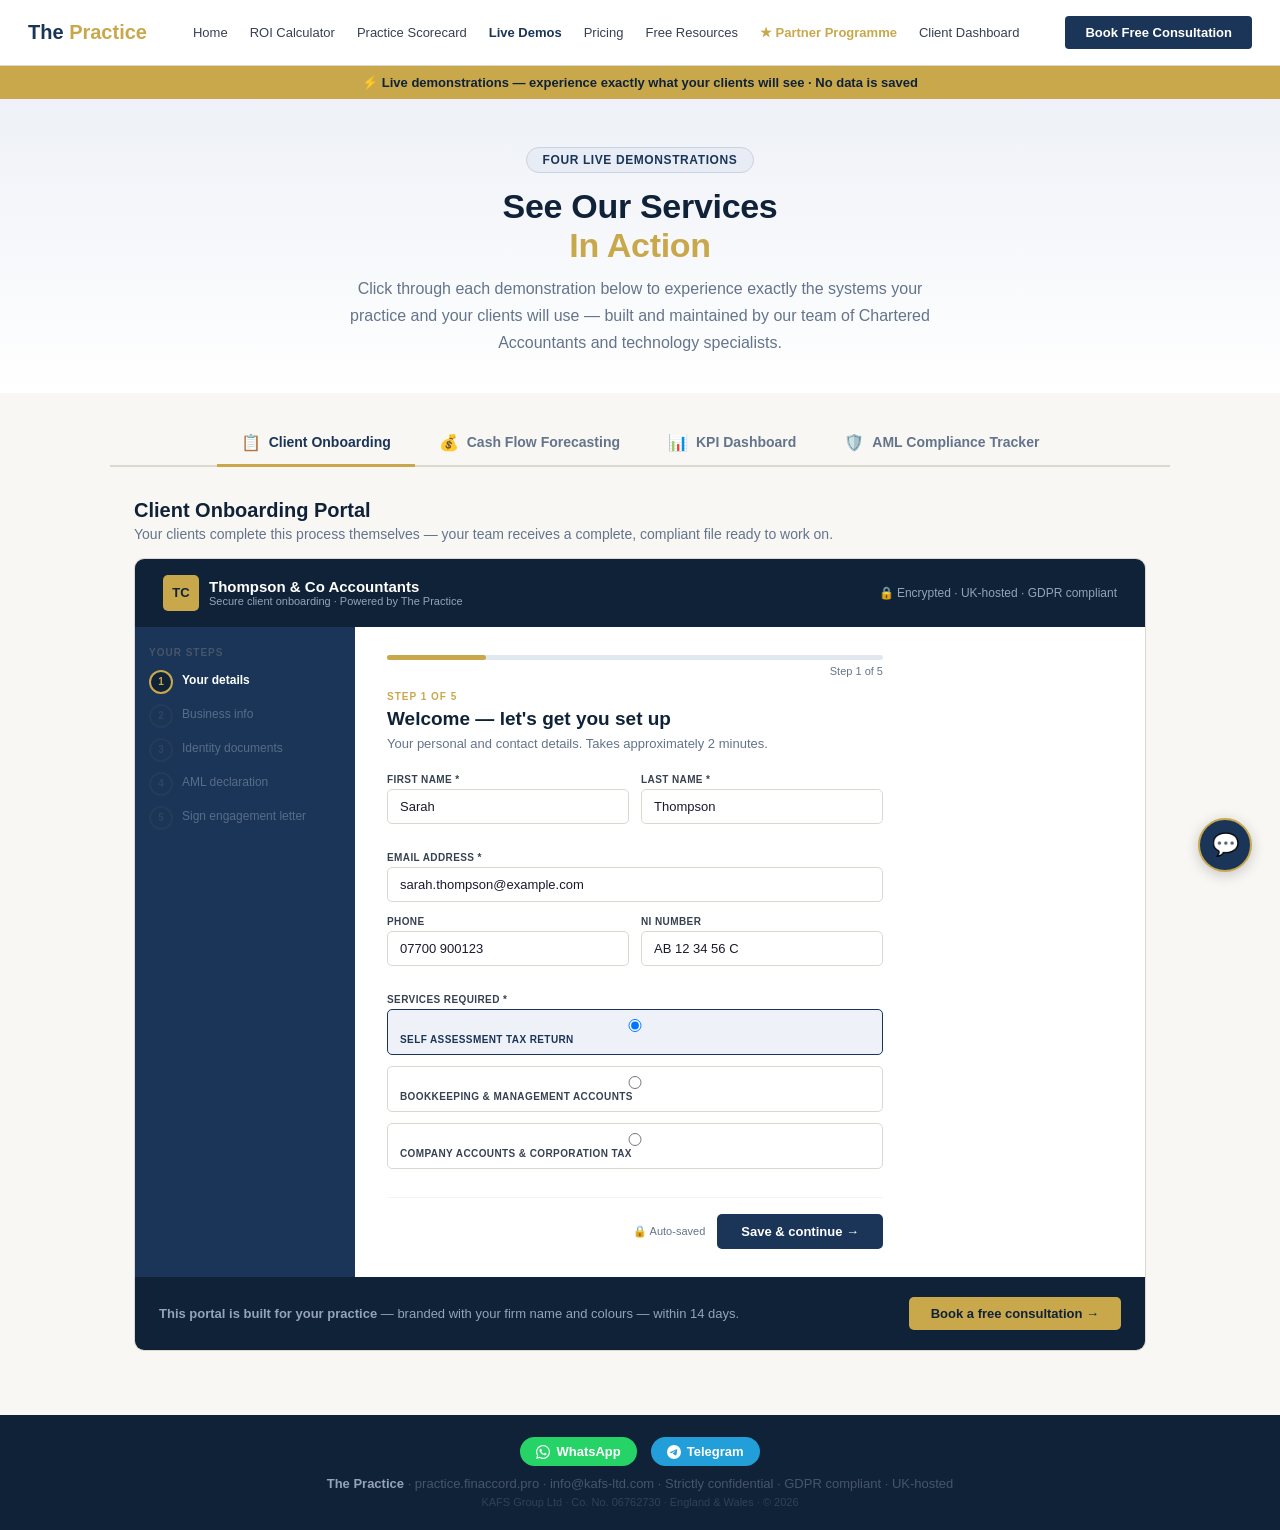
<file: portal.html>
<!DOCTYPE html>
<html lang="en">
<head>
<meta charset="UTF-8">
<meta name="viewport" content="width=device-width,initial-scale=1.0">
<title>Live Service Demonstrations | The Practice</title>
<style>
*{box-sizing:border-box;margin:0;padding:0}
body{font-family:'Segoe UI',Georgia,sans-serif;background:#f8f7f4;color:#1a1a2e;min-height:100vh}
:root{--navy:#1a3558;--navy-dark:#0f2238;--gold:#c9a84c;--gold-dark:#a07830;--cream:#f8f7f4;--border:#ddd8cf;--muted:#64748b;--green:#2d6a4f}
a{text-decoration:none;color:inherit}

/* NAV */
nav{border-bottom:1px solid var(--border);padding:16px 28px;background:#fff;position:sticky;top:0;z-index:100;display:flex;align-items:center;justify-content:space-between}
.logo{font-size:20px;font-weight:800;color:var(--navy)}.logo span{color:var(--gold)}
.nav-links{display:flex;gap:22px;font-size:13px}
.nav-links a{color:#374151}.nav-links a:hover{color:var(--navy)}
.nav-links a.active{color:var(--navy);font-weight:600}
.nav-links a.partner{color:var(--gold);font-weight:600}
.nav-cta{font-size:13px;font-weight:700;background:var(--navy);color:#fff;padding:9px 20px;border-radius:4px}

/* HERO */
.hero{background:linear-gradient(180deg,#eef1f7 0%,#fff 100%);padding:48px 28px 36px;text-align:center}
.hero-badge{display:inline-block;background:#e8edf5;color:var(--navy);font-size:12px;font-weight:600;padding:5px 16px;border-radius:20px;margin-bottom:14px;letter-spacing:.6px;text-transform:uppercase;border:1px solid #c8d2e0}
.hero h1{font-size:34px;font-weight:800;color:var(--navy-dark);margin-bottom:10px;letter-spacing:-.3px}
.hero h1 span{color:var(--gold)}
.hero p{font-size:16px;color:var(--muted);max-width:600px;margin:0 auto;line-height:1.7}

/* DEMO TABS */
.demo-tabs{display:flex;gap:0;justify-content:center;padding:0 24px;max-width:1060px;margin:28px auto 0;border-bottom:2px solid var(--border);flex-wrap:wrap}
.demo-tab{padding:12px 24px;font-size:14px;font-weight:600;cursor:pointer;color:var(--muted);border-bottom:3px solid transparent;margin-bottom:-2px;transition:all .2s;display:flex;align-items:center;gap:8px;white-space:nowrap}
.demo-tab:hover{color:var(--navy)}
.demo-tab.active{color:var(--navy);border-bottom-color:var(--gold)}
.demo-tab .tab-icon{font-size:16px}

/* DEMO SECTIONS */
.demo-section{display:none;max-width:1060px;margin:0 auto;padding:32px 24px}
.demo-section.active{display:block}

/* DEMO BANNER */
.demo-banner{background:var(--gold);color:var(--navy-dark);text-align:center;padding:9px 20px;font-size:13px;font-weight:700}
.demo-banner span{font-weight:400;opacity:.8}

/* ===================== */
/* DEMO 1: ONBOARDING    */
/* ===================== */
.portal-frame{background:#fff;border:1px solid var(--border);border-radius:10px;overflow:hidden}
.portal-header{background:var(--navy-dark);padding:16px 28px;display:flex;align-items:center;justify-content:space-between}
.firm-info{display:flex;align-items:center;gap:10px}
.firm-logo{width:36px;height:36px;background:var(--gold);border-radius:5px;display:flex;align-items:center;justify-content:center;font-weight:800;font-size:13px;color:var(--navy-dark)}
.firm-name{color:#fff;font-weight:700;font-size:15px}
.firm-sub{color:#94a3b8;font-size:11px}
.portal-secure{font-size:12px;color:#94a3b8}
.portal-body{display:grid;grid-template-columns:220px 1fr;min-height:420px}
.p-sidebar{background:var(--navy);padding:20px 14px}
.p-sidebar-lbl{font-size:10px;font-weight:700;letter-spacing:1px;text-transform:uppercase;color:#475569;margin-bottom:12px}
.p-step{display:flex;align-items:flex-start;gap:9px;margin-bottom:10px;opacity:.5}
.p-step.done,.p-step.active{opacity:1}
.p-dot{width:24px;height:24px;border-radius:50%;border:2px solid #334155;display:flex;align-items:center;justify-content:center;font-size:10px;font-weight:700;color:#475569;flex-shrink:0;transition:all .3s}
.p-step.done .p-dot{background:var(--green);border-color:var(--green);color:#fff}
.p-step.active .p-dot{background:var(--navy-dark);border-color:var(--gold);color:var(--gold)}
.p-step-name{font-size:12px;color:#94a3b8;padding-top:3px}
.p-step.active .p-step-name{color:#fff;font-weight:600}
.p-step.done .p-step-name{color:#6ee7b7}
.p-main{padding:28px 32px;max-width:560px}
.p-badge{font-size:10px;font-weight:700;letter-spacing:1px;text-transform:uppercase;color:var(--gold);margin-bottom:6px}
.p-main h2{font-size:19px;font-weight:800;color:var(--navy-dark);margin-bottom:4px}
.p-main .p-sub{font-size:13px;color:var(--muted);margin-bottom:20px;line-height:1.6}
.p-progress{background:#e2e8f0;border-radius:10px;height:5px;margin-bottom:5px}
.p-prog-fill{height:5px;background:var(--gold);border-radius:10px;transition:width .4s}
.p-prog-lbl{font-size:11px;color:var(--muted);text-align:right;margin-bottom:16px}
.frow{display:grid;grid-template-columns:1fr 1fr;gap:12px;margin-bottom:14px}
.fg{margin-bottom:14px}
.fg label{display:block;font-size:10px;font-weight:700;color:#374151;margin-bottom:4px;text-transform:uppercase;letter-spacing:.4px}
.fg input,.fg select,.fg textarea{width:100%;padding:9px 12px;border:1px solid var(--border);border-radius:5px;font-size:13px;color:#1a1a2e;background:#fff;font-family:inherit}
.fg textarea{min-height:70px;resize:vertical}
.radio-grp{display:flex;flex-direction:column;gap:7px}
.r-opt{display:flex;align-items:center;gap:9px;padding:9px 12px;border:1px solid var(--border);border-radius:5px;cursor:pointer;font-size:13px;transition:all .2s;background:#fff}
.r-opt:hover{border-color:var(--navy);background:#eef1f7}
.r-opt.sel{border-color:var(--navy);background:#eef1f7;font-weight:600;color:var(--navy)}
.upload-box{border:2px dashed #c8d2e0;border-radius:7px;padding:22px;text-align:center;cursor:pointer;background:#f8f7f4;transition:all .2s}
.upload-box:hover{border-color:var(--navy);background:#eef1f7}
.upload-box h4{font-size:13px;font-weight:600;color:#374151;margin:6px 0 3px}
.upload-box p{font-size:11px;color:var(--muted)}
.uploaded-file{display:flex;align-items:center;gap:9px;padding:8px 12px;background:#fff;border:1px solid var(--border);border-radius:5px;font-size:12px;margin-top:8px}
.uploaded-file .fc{color:var(--green);font-weight:700;margin-left:auto}
.chk-grp{display:flex;flex-direction:column;gap:8px}
.chk-item{display:flex;align-items:flex-start;gap:9px;padding:10px 12px;border:1px solid var(--border);border-radius:5px;cursor:pointer;font-size:13px;color:#374151;line-height:1.4;transition:all .2s;background:#fff}
.chk-item:hover{border-color:var(--navy)}
.chk-item.chked{border-color:var(--green);background:#f0fdf4}
.chk-item input{margin-top:2px;flex-shrink:0;accent-color:var(--navy)}
.sig-box{display:none;background:#fff;border:1px solid var(--border);border-radius:6px;padding:14px;text-align:center;margin-bottom:12px}
.sig-text{font-size:26px;color:var(--navy);font-style:italic;font-family:Georgia,serif}
.sig-date{font-size:11px;color:var(--muted);margin-top:4px}
.p-nav{display:flex;justify-content:space-between;align-items:center;margin-top:24px;padding-top:16px;border-top:1px solid #f1f5f9}
.btn-next{background:var(--navy);color:#fff;padding:10px 24px;border:none;border-radius:5px;font-size:13px;font-weight:700;cursor:pointer;transition:all .2s}
.btn-next:hover{background:var(--navy-dark)}
.btn-back{background:#fff;color:var(--muted);border:1px solid var(--border);padding:10px 20px;border-radius:5px;font-size:13px;cursor:pointer}
.save-note{font-size:11px;color:var(--muted);display:flex;align-items:center;gap:5px}
.success-screen{text-align:center;padding:40px 20px}
.success-screen h2{font-size:22px;font-weight:800;color:var(--navy-dark);margin:14px 0 8px}
.success-screen p{font-size:14px;color:var(--muted);line-height:1.7;max-width:440px;margin:0 auto 20px}
.ns-box{background:#f0fdf4;border:1px solid #bbf7d0;border-radius:8px;padding:18px;text-align:left;max-width:420px;margin:0 auto}
.ns-box h4{font-size:13px;font-weight:700;color:var(--navy-dark);margin-bottom:10px}
.ns-item{display:flex;gap:8px;margin-bottom:7px;font-size:13px;color:#374151}
.ns-item::before{content:"✓";color:var(--green);font-weight:700;flex-shrink:0}

/* ========================= */
/* DEMO 2: CASH FLOW         */
/* ========================= */
.cf-frame{background:#fff;border:1px solid var(--border);border-radius:10px;overflow:hidden}
.cf-header{background:var(--navy-dark);padding:16px 24px;display:flex;align-items:center;justify-content:space-between;flex-wrap:wrap;gap:10px}
.cf-header h3{color:#fff;font-size:16px;font-weight:700}
.cf-header p{color:#94a3b8;font-size:12px}
.cf-controls{display:flex;gap:8px;align-items:center;flex-wrap:wrap}
.cf-btn{padding:7px 16px;border-radius:20px;border:1px solid rgba(255,255,255,.2);background:transparent;color:#94a3b8;font-size:12px;font-weight:600;cursor:pointer;transition:all .2s}
.cf-btn.active,.cf-btn:hover{background:var(--gold);color:var(--navy-dark);border-color:var(--gold)}
.cf-body{padding:24px}
.cf-summary{display:grid;grid-template-columns:repeat(4,1fr);gap:14px;margin-bottom:24px}
.cf-metric{background:var(--cream);border-radius:8px;padding:14px 16px;border:1px solid var(--border)}
.cf-metric-label{font-size:11px;color:var(--muted);text-transform:uppercase;letter-spacing:.5px;margin-bottom:5px}
.cf-metric-value{font-size:22px;font-weight:800;color:var(--navy-dark)}
.cf-metric-value.positive{color:var(--green)}
.cf-metric-value.negative{color:#c0392b}
.cf-metric-change{font-size:11px;margin-top:3px}
.cf-metric-change.up{color:var(--green)}
.cf-metric-change.down{color:#c0392b}
.cf-chart-wrap{margin-bottom:20px}
.cf-chart-title{font-size:13px;font-weight:700;color:var(--navy-dark);margin-bottom:12px}
.cf-bars{display:flex;gap:8px;align-items:flex-end;height:160px;padding:0 4px}
.cf-bar-grp{display:flex;flex-direction:column;align-items:center;gap:3px;flex:1}
.cf-bar-pair{display:flex;gap:2px;align-items:flex-end;flex:1;width:100%}
.cf-bar{flex:1;border-radius:3px 3px 0 0;min-height:4px;transition:all .4s;cursor:pointer;position:relative}
.cf-bar.income{background:var(--navy)}
.cf-bar.expense{background:var(--gold)}
.cf-bar.projected{opacity:.5;border:2px dashed}
.cf-bar.projected.income{border-color:var(--navy);background:transparent}
.cf-bar.projected.expense{border-color:var(--gold);background:transparent}
.cf-bar-lbl{font-size:10px;color:var(--muted);text-align:center;margin-top:5px}
.cf-legend{display:flex;gap:16px;justify-content:center;margin-top:8px;flex-wrap:wrap}
.cf-leg-item{display:flex;align-items:center;gap:6px;font-size:12px;color:var(--muted)}
.cf-leg-dot{width:10px;height:10px;border-radius:2px}
.cf-table{width:100%;border-collapse:collapse;font-size:13px}
.cf-table th{padding:8px 12px;text-align:left;font-size:11px;font-weight:700;color:var(--muted);text-transform:uppercase;letter-spacing:.5px;border-bottom:1px solid var(--border);background:var(--cream)}
.cf-table td{padding:10px 12px;border-bottom:1px solid #f1f5f9;color:#374151}
.cf-table tr:hover td{background:#f8f7f4}
.cf-table .pos{color:var(--green);font-weight:600}
.cf-table .neg{color:#c0392b;font-weight:600}
.cf-table .proj{color:var(--muted);font-style:italic}

/* ========================= */
/* DEMO 3: KPI DASHBOARD     */
/* ========================= */
.kpi-frame{background:#fff;border:1px solid var(--border);border-radius:10px;overflow:hidden}
.kpi-header{background:var(--navy-dark);padding:16px 24px;display:flex;align-items:center;justify-content:space-between;flex-wrap:wrap;gap:10px}
.kpi-header h3{color:#fff;font-size:16px;font-weight:700}
.kpi-header p{color:#94a3b8;font-size:12px}
.kpi-period{display:flex;gap:6px}
.kpi-period-btn{padding:5px 14px;border-radius:20px;border:1px solid rgba(255,255,255,.2);background:transparent;color:#94a3b8;font-size:11px;font-weight:600;cursor:pointer;transition:all .2s}
.kpi-period-btn.active{background:var(--gold);color:var(--navy-dark);border-color:var(--gold)}
.kpi-body{padding:24px}
.kpi-grid{display:grid;grid-template-columns:repeat(4,1fr);gap:14px;margin-bottom:24px}
.kpi-card{border-radius:8px;padding:16px;border:1px solid var(--border);position:relative;overflow:hidden}
.kpi-card::after{content:'';position:absolute;top:0;right:0;bottom:0;width:4px;border-radius:0 8px 8px 0}
.kpi-card.green::after{background:var(--green)}
.kpi-card.amber::after{background:var(--gold-dark)}
.kpi-card.red::after{background:#c0392b}
.kpi-card.blue::after{background:var(--navy)}
.kpi-label{font-size:11px;color:var(--muted);text-transform:uppercase;letter-spacing:.5px;margin-bottom:6px}
.kpi-value{font-size:24px;font-weight:800;color:var(--navy-dark);margin-bottom:4px}
.kpi-trend{font-size:12px;font-weight:600}
.kpi-trend.up{color:var(--green)}.kpi-trend.down{color:#c0392b}.kpi-trend.flat{color:var(--muted)}
.kpi-target{font-size:11px;color:var(--muted);margin-top:2px}
.kpi-row{display:grid;grid-template-columns:1fr 1fr;gap:16px;margin-bottom:20px}
.kpi-chart-box{background:var(--cream);border-radius:8px;padding:16px;border:1px solid var(--border)}
.kpi-chart-title{font-size:13px;font-weight:700;color:var(--navy-dark);margin-bottom:12px}
.bar-h{display:flex;align-items:center;gap:10px;margin-bottom:8px}
.bar-h-label{font-size:12px;color:#374151;width:110px;flex-shrink:0}
.bar-h-track{flex:1;background:#e2e8f0;border-radius:3px;height:8px;overflow:hidden}
.bar-h-fill{height:100%;border-radius:3px;transition:width .6s}
.bar-h-val{font-size:12px;font-weight:600;color:var(--navy-dark);width:50px;text-align:right}
.donut-wrap{display:flex;align-items:center;gap:16px}
.donut-svg{flex-shrink:0}
.donut-legend{display:flex;flex-direction:column;gap:8px}
.dl-item{display:flex;align-items:center;gap:8px;font-size:12px;color:#374151}
.dl-dot{width:10px;height:10px;border-radius:2px;flex-shrink:0}
.kpi-table{width:100%;border-collapse:collapse;font-size:13px}
.kpi-table th{padding:8px 12px;text-align:left;font-size:11px;font-weight:700;color:var(--muted);text-transform:uppercase;letter-spacing:.5px;border-bottom:1px solid var(--border);background:var(--cream)}
.kpi-table td{padding:10px 12px;border-bottom:1px solid #f1f5f9;color:#374151}
.kpi-table tr:hover td{background:#f8f7f4}
.badge{display:inline-block;font-size:10px;font-weight:700;padding:2px 8px;border-radius:10px}
.badge-green{background:#f0fdf4;color:var(--green)}
.badge-amber{background:#fffbeb;color:#78350f}
.badge-red{background:#fef2f2;color:#c0392b}

/* ========================= */
/* DEMO 4: AML TRACKER       */
/* ========================= */
.aml-frame{background:#fff;border:1px solid var(--border);border-radius:10px;overflow:hidden}
.aml-header{background:var(--navy-dark);padding:16px 24px;display:flex;align-items:center;justify-content:space-between;flex-wrap:wrap;gap:10px}
.aml-header h3{color:#fff;font-size:16px;font-weight:700}
.aml-header p{color:#94a3b8;font-size:12px}
.aml-body{padding:24px}
.aml-summary{display:grid;grid-template-columns:repeat(4,1fr);gap:14px;margin-bottom:24px}
.aml-metric{background:var(--cream);border-radius:8px;padding:14px;border:1px solid var(--border);text-align:center}
.aml-metric-num{font-size:28px;font-weight:800;color:var(--navy-dark)}
.aml-metric-num.green{color:var(--green)}
.aml-metric-num.amber{color:var(--gold-dark)}
.aml-metric-num.red{color:#c0392b}
.aml-metric-lbl{font-size:11px;color:var(--muted);margin-top:3px}
.aml-table{width:100%;border-collapse:collapse;font-size:13px}
.aml-table th{padding:9px 14px;text-align:left;font-size:11px;font-weight:700;color:var(--muted);text-transform:uppercase;letter-spacing:.5px;border-bottom:1px solid var(--border);background:var(--cream)}
.aml-table td{padding:11px 14px;border-bottom:1px solid #f1f5f9;color:#374151;vertical-align:middle}
.aml-table tr:hover td{background:#f8f7f4}
.aml-status{display:inline-flex;align-items:center;gap:5px;font-size:11px;font-weight:700;padding:3px 10px;border-radius:20px}
.aml-status.complete{background:#f0fdf4;color:var(--green)}
.aml-status.pending{background:#fffbeb;color:#78350f}
.aml-status.overdue{background:#fef2f2;color:#c0392b}
.aml-status.review{background:#eef1f7;color:var(--navy)}
.aml-progress-cell{width:140px}
.aml-prog{background:#e2e8f0;border-radius:3px;height:6px}
.aml-prog-fill{height:6px;border-radius:3px;transition:width .5s}
.aml-prog-fill.c100{background:var(--green)}
.aml-prog-fill.c75{background:var(--navy)}
.aml-prog-fill.c50{background:var(--gold-dark)}
.aml-prog-fill.c25{background:#c0392b}
.risk-badge{display:inline-block;font-size:10px;font-weight:700;padding:2px 8px;border-radius:10px}
.risk-low{background:#f0fdf4;color:var(--green)}
.risk-med{background:#fffbeb;color:#78350f}
.risk-high{background:#fef2f2;color:#c0392b}
.aml-action-btn{background:var(--navy);color:#fff;border:none;padding:5px 14px;border-radius:4px;font-size:11px;font-weight:700;cursor:pointer;transition:all .2s}
.aml-action-btn:hover{background:var(--navy-dark)}
.aml-action-btn.done{background:var(--green)}
.aml-action-btn.warn{background:var(--gold-dark)}

/* SHARED */
.demo-cta{background:var(--navy-dark);padding:20px 24px;display:flex;align-items:center;justify-content:space-between;flex-wrap:wrap;gap:12px}
.demo-cta p{font-size:13px;color:#94a3b8}<br>.demo-cta strong{color:#fff}
.demo-cta a{background:var(--gold);color:var(--navy-dark);padding:9px 22px;border-radius:5px;font-size:13px;font-weight:700}

/* FOOTER */
footer{background:var(--navy-dark);padding:22px 24px;text-align:center;margin-top:32px}
footer .mf{font-size:13px;color:#475569}
footer strong{color:#94a3b8}
footer .legal{font-size:11px;color:#334155;margin-top:5px}
.footer-contact{display:flex;justify-content:center;gap:14px;margin-bottom:10px;flex-wrap:wrap}
.footer-contact a{display:inline-flex;align-items:center;gap:6px;font-size:13px;font-weight:600;padding:7px 16px;border-radius:20px;text-decoration:none}
.footer-contact a:hover{opacity:.85}
.f-wa{background:#25D366;color:#fff}
.f-tg{background:#229ED9;color:#fff}
.footer-contact svg{width:14px;height:14px;fill:#fff}

/* WIDGET */
.cw{position:fixed;bottom:28px;right:28px;z-index:999;display:flex;flex-direction:column;align-items:flex-end;gap:10px}
.co{display:flex;flex-direction:column;gap:8px;align-items:flex-end;transition:all .3s;opacity:0;pointer-events:none;transform:translateY(10px)}
.co.open{opacity:1;pointer-events:all;transform:translateY(0)}
.c-opt{display:flex;align-items:center;gap:9px;padding:10px 18px;border-radius:30px;font-size:13px;font-weight:700;text-decoration:none;box-shadow:0 2px 12px rgba(0,0,0,.15);transition:transform .2s;white-space:nowrap}
.c-opt:hover{transform:scale(1.04)}
.c-opt.wa{background:#25D366;color:#fff}
.c-opt.tg{background:#229ED9;color:#fff}
.c-opt svg{width:17px;height:17px;fill:#fff;flex-shrink:0}
.ct{width:54px;height:54px;border-radius:50%;background:var(--navy);border:2px solid var(--gold);cursor:pointer;display:flex;align-items:center;justify-content:center;box-shadow:0 3px 14px rgba(0,0,0,.2);transition:all .3s;color:#fff;font-size:22px}
.ct:hover{background:var(--navy-dark);transform:scale(1.06)}
.ct .io{display:block}.ct .ic{display:none;font-size:16px}
.ct.active .io{display:none}.ct.active .ic{display:block}

@media(max-width:768px){
  .nav-links{display:none}
  .portal-body{grid-template-columns:1fr}
  .p-sidebar{display:none}
  .cf-summary,.kpi-grid,.aml-summary{grid-template-columns:repeat(2,1fr)}
  .kpi-row{grid-template-columns:1fr}
  .cf-bars{height:100px}
  .demo-tab{padding:10px 14px;font-size:12px}
}
</style>
</head>
<body>

<nav>
  <a href="index.html" class="logo">The <span>Practice</span></a>
  <div class="nav-links">
    <a href="index.html">Home</a>
    <a href="roi.html">ROI Calculator</a>
    <a href="scorecard.html">Practice Scorecard</a>
    <a href="portal.html" class="active">Live Demos</a>
    <a href="pricing.html">Pricing</a>
    <a href="resources.html">Free Resources</a>
    <a href="pricing.html#partnership" class="partner">★ Partner Programme</a>
        <a href="dashboard.php">Client Dashboard</a>
  </div>
  <a href="booking.html" class="nav-cta">Book Free Consultation</a>
</nav>

<div class="demo-banner">⚡ Live demonstrations — experience exactly what your clients will see · No data is saved</div>

<div class="hero">
  <div class="hero-badge">Four live demonstrations</div>
  <h1>See Our Services<br><span>In Action</span></h1>
  <p>Click through each demonstration below to experience exactly the systems your practice and your clients will use — built and maintained by our team of Chartered Accountants and technology specialists.</p>
</div>

<div class="demo-tabs">
  <div class="demo-tab active" onclick="showDemo('onboarding')"><span class="tab-icon">📋</span> Client Onboarding</div>
  <div class="demo-tab" onclick="showDemo('cashflow')"><span class="tab-icon">💰</span> Cash Flow Forecasting</div>
  <div class="demo-tab" onclick="showDemo('kpi')"><span class="tab-icon">📊</span> KPI Dashboard</div>
  <div class="demo-tab" onclick="showDemo('aml')"><span class="tab-icon">🛡️</span> AML Compliance Tracker</div>
</div>

<!-- ===================== -->
<!-- DEMO 1: ONBOARDING    -->
<!-- ===================== -->
<div class="demo-section active" id="demo-onboarding">
  <div style="margin-bottom:16px">
    <h2 style="font-size:20px;font-weight:800;color:var(--navy-dark);margin-bottom:4px">Client Onboarding Portal</h2>
    <p style="font-size:14px;color:var(--muted)">Your clients complete this process themselves — your team receives a complete, compliant file ready to work on.</p>
  </div>
  <div class="portal-frame">
    <div class="portal-header">
      <div class="firm-info">
        <div class="firm-logo">TC</div>
        <div><div class="firm-name">Thompson &amp; Co Accountants</div><div class="firm-sub">Secure client onboarding · Powered by The Practice</div></div>
      </div>
      <div class="portal-secure">🔒 Encrypted · UK-hosted · GDPR compliant</div>
    </div>
    <div class="portal-body">
      <div class="p-sidebar">
        <div class="p-sidebar-lbl">Your steps</div>
        <div class="p-step active" id="os1"><div class="p-dot">1</div><div class="p-step-name">Your details</div></div>
        <div class="p-step" id="os2"><div class="p-dot">2</div><div class="p-step-name">Business info</div></div>
        <div class="p-step" id="os3"><div class="p-dot">3</div><div class="p-step-name">Identity documents</div></div>
        <div class="p-step" id="os4"><div class="p-dot">4</div><div class="p-step-name">AML declaration</div></div>
        <div class="p-step" id="os5"><div class="p-dot">5</div><div class="p-step-name">Sign engagement letter</div></div>
      </div>
      <div class="p-main" id="ob-main"></div>
    </div>
    <div class="demo-cta">
      <p><strong>This portal is built for your practice</strong> — branded with your firm name and colours — within 14 days.</p>
      <a href="booking.html">Book a free consultation →</a>
    </div>
  </div>
</div>

<!-- ===================== -->
<!-- DEMO 2: CASH FLOW     -->
<!-- ===================== -->
<div class="demo-section" id="demo-cashflow">
  <div style="margin-bottom:16px">
    <h2 style="font-size:20px;font-weight:800;color:var(--navy-dark);margin-bottom:4px">Cash Flow Forecasting Dashboard</h2>
    <p style="font-size:14px;color:var(--muted)">A premium advisory service your practice can offer to every business client — delivering real-time cash visibility, scenario planning, and runway tracking.</p>
  </div>
  <div class="cf-frame">
    <div class="cf-header">
      <div><h3>Henderson Design Ltd — Cash Flow Forecast</h3><p>12-month rolling forecast · Updated automatically · Prepared by Thompson &amp; Co</p></div>
      <div class="cf-controls">
        <button class="cf-btn active" onclick="setCFView(this,'monthly')">Monthly</button>
        <button class="cf-btn" onclick="setCFView(this,'quarterly')">Quarterly</button>
        <button class="cf-btn" onclick="setCFView(this,'scenario')">Scenarios</button>
      </div>
    </div>
    <div class="cf-body">
      <div class="cf-summary">
        <div class="cf-metric"><div class="cf-metric-label">Opening balance</div><div class="cf-metric-value">£48,240</div><div class="cf-metric-change flat">1 April 2026</div></div>
        <div class="cf-metric"><div class="cf-metric-label">Projected closing</div><div class="cf-metric-value positive">£67,850</div><div class="cf-metric-change up">▲ £19,610 by March 2027</div></div>
        <div class="cf-metric"><div class="cf-metric-label">Lowest point</div><div class="cf-metric-value">£31,200</div><div class="cf-metric-change flat">September 2026</div></div>
        <div class="cf-metric"><div class="cf-metric-label">Cash runway</div><div class="cf-metric-value positive">14 months</div><div class="cf-metric-change up">▲ Healthy position</div></div>
      </div>
      <div class="cf-chart-wrap">
        <div class="cf-chart-title">Monthly cash inflows vs outflows (Apr 2026 – Mar 2027)</div>
        <div class="cf-bars" id="cf-bars"></div>
        <div class="cf-legend">
          <div class="cf-leg-item"><div class="cf-leg-dot" style="background:var(--navy)"></div>Inflows (actual)</div>
          <div class="cf-leg-item"><div class="cf-leg-dot" style="background:var(--gold)"></div>Outflows (actual)</div>
          <div class="cf-leg-item"><div class="cf-leg-dot" style="background:#94a3b8;border:1px dashed var(--navy)"></div>Projected</div>
        </div>
      </div>
      <div class="cf-chart-title" style="margin-bottom:12px">Monthly breakdown</div>
      <table class="cf-table">
        <thead><tr><th>Month</th><th>Inflows</th><th>Outflows</th><th>Net</th><th>Balance</th><th>Status</th></tr></thead>
        <tbody>
          <tr><td>April 2026</td><td>£28,500</td><td>£22,100</td><td class="pos">+£6,400</td><td>£54,640</td><td><span class="badge badge-green">Actual</span></td></tr>
          <tr><td>May 2026</td><td>£31,200</td><td>£24,800</td><td class="pos">+£6,400</td><td>£61,040</td><td><span class="badge badge-green">Actual</span></td></tr>
          <tr><td>June 2026</td><td>£26,400</td><td>£28,900</td><td class="neg">-£2,500</td><td>£58,540</td><td><span class="badge badge-green">Actual</span></td></tr>
          <tr><td>July 2026</td><td class="proj">£29,000</td><td class="proj">£25,300</td><td class="pos proj">+£3,700</td><td class="proj">£62,240</td><td><span class="badge badge-amber">Forecast</span></td></tr>
          <tr><td>Aug 2026</td><td class="proj">£18,500</td><td class="proj">£24,800</td><td class="neg proj">-£6,300</td><td class="proj">£55,940</td><td><span class="badge badge-amber">Forecast</span></td></tr>
          <tr><td>Sep 2026</td><td class="proj">£16,200</td><td class="proj">£24,400</td><td class="neg proj">-£8,200</td><td class="proj">£47,740</td><td><span class="badge badge-amber">⚠ Monitor</span></td></tr>
        </tbody>
      </table>
      <div style="background:#fffbeb;border:1px solid #fde68a;border-radius:7px;padding:12px 16px;font-size:13px;color:#78350f;margin-top:14px">
        <strong>Advisory note:</strong> September cash position dips to £47,740 — lowest in the forecast period. We recommend reviewing the August invoice schedule and considering whether any debtor collections can be accelerated. We have modelled an alternative scenario showing the impact of 14-day faster debtor collection. <a href="#" style="color:var(--navy);font-weight:700">View scenario →</a>
      </div>
    </div>
    <div class="demo-cta">
      <p><strong>Offer this service to every business client</strong> — built and maintained by our team, branded under your practice name.</p>
      <a href="pricing.html#partnership">See Partner Programme →</a>
    </div>
  </div>
</div>

<!-- ===================== -->
<!-- DEMO 3: KPI DASHBOARD -->
<!-- ===================== -->
<div class="demo-section" id="demo-kpi">
  <div style="margin-bottom:16px">
    <h2 style="font-size:20px;font-weight:800;color:var(--navy-dark);margin-bottom:4px">Management Reporting &amp; KPI Dashboard</h2>
    <p style="font-size:14px;color:var(--muted)">Transform your monthly client meetings. Instead of spreadsheets, your clients see this — gross margin trends, profitability, debtor days, and forecast-vs-actual in one professional view.</p>
  </div>
  <div class="kpi-frame">
    <div class="kpi-header">
      <div><h3>Henderson Design Ltd — Monthly Management Report</h3><p>Period: March 2026 · Prepared by Thompson &amp; Co Accountants</p></div>
      <div class="kpi-period">
        <button class="kpi-period-btn active">Mar 26</button>
        <button class="kpi-period-btn">Feb 26</button>
        <button class="kpi-period-btn">YTD</button>
      </div>
    </div>
    <div class="kpi-body">
      <div class="kpi-grid">
        <div class="kpi-card green"><div class="kpi-label">Monthly revenue</div><div class="kpi-value">£94,200</div><div class="kpi-trend up">▲ 12.4% vs last month</div><div class="kpi-target">Target: £90,000 ✓</div></div>
        <div class="kpi-card amber"><div class="kpi-label">Gross profit margin</div><div class="kpi-value">38.2%</div><div class="kpi-trend down">▼ 1.8% vs last month</div><div class="kpi-target">Target: 40% — monitor</div></div>
        <div class="kpi-card green"><div class="kpi-label">Net profit</div><div class="kpi-value">£18,840</div><div class="kpi-trend up">▲ £2,100 vs last month</div><div class="kpi-target">Margin: 20.0% ✓</div></div>
        <div class="kpi-card red"><div class="kpi-label">Debtor days</div><div class="kpi-value">47 days</div><div class="kpi-trend down">▲ 8 days vs last month</div><div class="kpi-target">Target: 30 days — action</div></div>
      </div>
      <div class="kpi-row">
        <div class="kpi-chart-box">
          <div class="kpi-chart-title">Revenue by service line — March 2026</div>
          <div class="bar-h"><div class="bar-h-label">Design services</div><div class="bar-h-track"><div class="bar-h-fill" style="width:78%;background:var(--navy)"></div></div><div class="bar-h-val">£73,500</div></div>
          <div class="bar-h"><div class="bar-h-label">Consultancy</div><div class="bar-h-track"><div class="bar-h-fill" style="width:18%;background:var(--gold)"></div></div><div class="bar-h-val">£17,200</div></div>
          <div class="bar-h"><div class="bar-h-label">Licensing</div><div class="bar-h-track"><div class="bar-h-fill" style="width:4%;background:var(--green)"></div></div><div class="bar-h-val">£3,500</div></div>
        </div>
        <div class="kpi-chart-box">
          <div class="kpi-chart-title">Cost breakdown</div>
          <div class="donut-wrap">
            <svg class="donut-svg" width="90" height="90" viewBox="0 0 90 90">
              <circle cx="45" cy="45" r="35" fill="none" stroke="#e2e8f0" stroke-width="14"/>
              <circle cx="45" cy="45" r="35" fill="none" stroke="var(--navy)" stroke-width="14" stroke-dasharray="88 132" stroke-dashoffset="0"/>
              <circle cx="45" cy="45" r="35" fill="none" stroke="var(--gold)" stroke-width="14" stroke-dasharray="52 168" stroke-dashoffset="-88"/>
              <circle cx="45" cy="45" r="35" fill="none" stroke="var(--green)" stroke-width="14" stroke-dasharray="40 180" stroke-dashoffset="-140"/>
            </svg>
            <div class="donut-legend">
              <div class="dl-item"><div class="dl-dot" style="background:var(--navy)"></div>Staff costs 40%</div>
              <div class="dl-item"><div class="dl-dot" style="background:var(--gold)"></div>Overheads 24%</div>
              <div class="dl-item"><div class="dl-dot" style="background:var(--green)"></div>Direct costs 18%</div>
              <div class="dl-item"><div class="dl-dot" style="background:#e2e8f0"></div>Retained 18%</div>
            </div>
          </div>
        </div>
      </div>
      <div class="kpi-chart-title" style="margin-bottom:12px">Actions recommended this month</div>
      <table class="kpi-table">
        <thead><tr><th>Area</th><th>Observation</th><th>Recommendation</th><th>Priority</th></tr></thead>
        <tbody>
          <tr><td>Debtor days</td><td>Rising from 39 to 47 days</td><td>Chase overdue invoices — 3 clients over 60 days</td><td><span class="badge badge-red">Urgent</span></td></tr>
          <tr><td>Gross margin</td><td>Slipped from 40% to 38.2%</td><td>Review March project costings — 2 projects over-ran</td><td><span class="badge badge-amber">Monitor</span></td></tr>
          <tr><td>Revenue</td><td>12.4% above target</td><td>Strong month — consultancy pipeline healthy</td><td><span class="badge badge-green">On track</span></td></tr>
          <tr><td>Cash flow</td><td>Strong — £54,640 balance</td><td>Consider September dip — review debtor collection</td><td><span class="badge badge-amber">Plan ahead</span></td></tr>
        </tbody>
      </table>
    </div>
    <div class="demo-cta">
      <p><strong>Every business client deserves a report like this.</strong> We build and maintain it under your practice name.</p>
      <a href="pricing.html#partnership">See Partner Programme →</a>
    </div>
  </div>
</div>

<!-- ===================== -->
<!-- DEMO 4: AML TRACKER   -->
<!-- ===================== -->
<div class="demo-section" id="demo-aml">
  <div style="margin-bottom:16px">
    <h2 style="font-size:20px;font-weight:800;color:var(--navy-dark);margin-bottom:4px">AML Compliance Tracker</h2>
    <p style="font-size:14px;color:var(--muted)">Every client's AML status visible at a glance. Automated reminders chase outstanding checks. Complete audit trail for every submission. No more spreadsheets or paper checklists.</p>
  </div>
  <div class="aml-frame">
    <div class="aml-header">
      <div><h3>Thompson &amp; Co — AML Compliance Dashboard</h3><p>All clients · Live status · Auto-updated · Full audit trail</p></div>
      <div style="display:flex;gap:8px">
        <button style="padding:7px 16px;border-radius:20px;border:1px solid rgba(255,255,255,.2);background:rgba(255,255,255,.1);color:#fff;font-size:12px;font-weight:600;cursor:pointer">Export report</button>
        <button style="padding:7px 16px;border-radius:20px;background:var(--gold);border:none;color:var(--navy-dark);font-size:12px;font-weight:700;cursor:pointer">+ New client</button>
      </div>
    </div>
    <div class="aml-body">
      <div class="aml-summary">
        <div class="aml-metric"><div class="aml-metric-num green">84</div><div class="aml-metric-lbl">Fully compliant</div></div>
        <div class="aml-metric"><div class="aml-metric-num amber">12</div><div class="aml-metric-lbl">Review due soon</div></div>
        <div class="aml-metric"><div class="aml-metric-num red">4</div><div class="aml-metric-lbl">Action required</div></div>
        <div class="aml-metric"><div class="aml-metric-num" style="color:var(--navy)">100</div><div class="aml-metric-lbl">Total clients tracked</div></div>
      </div>
      <table class="aml-table">
        <thead>
          <tr><th>Client</th><th>Type</th><th>Risk</th><th>CDD status</th><th>Completion</th><th>Next review</th><th>Action</th></tr>
        </thead>
        <tbody>
          <tr>
            <td><strong>Thompson Design Ltd</strong><br><span style="font-size:11px;color:var(--muted)">Onboarded: Jan 2026</span></td>
            <td>Ltd company</td>
            <td><span class="risk-badge risk-low">Low</span></td>
            <td><span class="aml-status complete">✓ Complete</span></td>
            <td class="aml-progress-cell"><div class="aml-prog"><div class="aml-prog-fill c100" style="width:100%"></div></div><span style="font-size:10px;color:var(--muted)">5/5 items</span></td>
            <td>Jan 2027</td>
            <td><button class="aml-action-btn done">View file</button></td>
          </tr>
          <tr>
            <td><strong>Maria Santos</strong><br><span style="font-size:11px;color:var(--muted)">Onboarded: Mar 2026</span></td>
            <td>Sole trader</td>
            <td><span class="risk-badge risk-low">Low</span></td>
            <td><span class="aml-status complete">✓ Complete</span></td>
            <td class="aml-progress-cell"><div class="aml-prog"><div class="aml-prog-fill c100" style="width:100%"></div></div><span style="font-size:10px;color:var(--muted)">5/5 items</span></td>
            <td>Mar 2027</td>
            <td><button class="aml-action-btn done">View file</button></td>
          </tr>
          <tr style="background:#fffbeb">
            <td><strong>Riverside Properties Ltd</strong><br><span style="font-size:11px;color:var(--muted)">Onboarded: Apr 2025</span></td>
            <td>Ltd company</td>
            <td><span class="risk-badge risk-med">Medium</span></td>
            <td><span class="aml-status review">⟳ Review due</span></td>
            <td class="aml-progress-cell"><div class="aml-prog"><div class="aml-prog-fill c75" style="width:75%"></div></div><span style="font-size:10px;color:var(--muted)">3/4 items</span></td>
            <td><strong style="color:#78350f">Apr 2026 — due</strong></td>
            <td><button class="aml-action-btn warn" onclick="this.textContent='Reminder sent';this.style.background='var(--green)'">Send reminder</button></td>
          </tr>
          <tr style="background:#fef2f2">
            <td><strong>Global Import Co Ltd</strong><br><span style="font-size:11px;color:var(--muted)">Onboarded: Oct 2024</span></td>
            <td>Ltd company</td>
            <td><span class="risk-badge risk-high">High</span></td>
            <td><span class="aml-status overdue">⚠ Overdue</span></td>
            <td class="aml-progress-cell"><div class="aml-prog"><div class="aml-prog-fill c25" style="width:40%"></div></div><span style="font-size:10px;color:#c0392b">2/5 items</span></td>
            <td><strong style="color:#c0392b">Oct 2025 — overdue</strong></td>
            <td><button class="aml-action-btn" style="background:#c0392b" onclick="this.textContent='Escalated';this.style.background='#7f1d1d'">Escalate</button></td>
          </tr>
          <tr>
            <td><strong>James Thornton</strong><br><span style="font-size:11px;color:var(--muted)">Onboarded: Feb 2026</span></td>
            <td>Individual</td>
            <td><span class="risk-badge risk-low">Low</span></td>
            <td><span class="aml-status pending">⏳ Pending docs</span></td>
            <td class="aml-progress-cell"><div class="aml-prog"><div class="aml-prog-fill c50" style="width:60%"></div></div><span style="font-size:10px;color:var(--muted)">3/5 items</span></td>
            <td>Feb 2027</td>
            <td><button class="aml-action-btn" onclick="this.textContent='Sent';this.style.background='var(--green)'">Chase docs</button></td>
          </tr>
        </tbody>
      </table>
      <div style="background:#eef1f7;border:1px solid #c8d2e0;border-radius:7px;padding:12px 16px;font-size:13px;color:var(--navy);margin-top:14px">
        <strong>Automated actions running:</strong> Reminder emails sent automatically 30, 14, and 7 days before each review date · Overdue clients escalated automatically after 14 days · All actions logged with timestamp for HMRC supervision purposes.
      </div>
    </div>
    <div class="demo-cta">
      <p><strong>Replace your spreadsheet checklists</strong> with a fully automated compliance system — built and maintained for your practice.</p>
      <a href="booking.html">Book a free consultation →</a>
    </div>
  </div>
</div>

<!-- FOOTER -->
<footer>
  <div class="footer-contact">
    <a href="wa.php" class="f-wa" target="_blank" rel="noopener">
      <svg viewBox="0 0 24 24"><path d="M17.472 14.382c-.297-.149-1.758-.867-2.03-.967-.273-.099-.471-.148-.67.15-.197.297-.767.966-.94 1.164-.173.199-.347.223-.644.075-.297-.15-1.255-.463-2.39-1.475-.883-.788-1.48-1.761-1.653-2.059-.173-.297-.018-.458.13-.606.134-.133.298-.347.446-.52.149-.174.198-.298.298-.497.099-.198.05-.371-.025-.52-.075-.149-.669-1.612-.916-2.207-.242-.579-.487-.5-.669-.51-.173-.008-.371-.01-.57-.01-.198 0-.52.074-.792.372-.272.297-1.04 1.016-1.04 2.479 0 1.462 1.065 2.875 1.213 3.074.149.198 2.096 3.2 5.077 4.487.709.306 1.262.489 1.694.625.712.227 1.36.195 1.871.118.571-.085 1.758-.719 2.006-1.413.248-.694.248-1.289.173-1.413-.074-.124-.272-.198-.57-.347m-5.421 7.403h-.004a9.87 9.87 0 01-5.031-1.378l-.361-.214-3.741.982.998-3.648-.235-.374a9.86 9.86 0 01-1.51-5.26c.001-5.45 4.436-9.884 9.888-9.884 2.64 0 5.122 1.03 6.988 2.898a9.825 9.825 0 012.893 6.994c-.003 5.45-4.437 9.884-9.885 9.884m8.413-18.297A11.815 11.815 0 0012.05 0C5.495 0 .16 5.335.157 11.892c0 2.096.547 4.142 1.588 5.945L.057 24l6.305-1.654a11.882 11.882 0 005.683 1.448h.005c6.554 0 11.89-5.335 11.893-11.893a11.821 11.821 0 00-3.48-8.413z"/></svg>
      WhatsApp
    </a>
    <a href="tg.php" class="f-tg" target="_blank" rel="noopener">
      <svg viewBox="0 0 24 24"><path d="M11.944 0A12 12 0 0 0 0 12a12 12 0 0 0 12 12 12 12 0 0 0 12-12A12 12 0 0 0 12 0a12 12 0 0 0-.056 0zm4.962 7.224c.1-.002.321.023.465.14a.506.506 0 0 1 .171.325c.016.093.036.306.02.472-.18 1.898-.962 6.502-1.36 8.627-.168.9-.499 1.201-.82 1.23-.696.065-1.225-.46-1.9-.902-1.056-.693-1.653-1.124-2.678-1.8-1.185-.78-.417-1.21.258-1.91.177-.184 3.247-2.977 3.307-3.23.007-.032.014-.15-.056-.212s-.174-.041-.249-.024c-.106.024-1.793 1.14-5.061 3.345-.48.33-.913.49-1.302.48-.428-.008-1.252-.241-1.865-.44-.752-.245-1.349-.374-1.297-.789.027-.216.325-.437.893-.663 3.498-1.524 5.83-2.529 6.998-3.014 3.332-1.386 4.025-1.627 4.476-1.635z"/></svg>
      Telegram
    </a>
  </div>
  <p class="mf"><strong>The Practice</strong> · practice.finaccord.pro · info@kafs-ltd.com · Strictly confidential · GDPR compliant · UK-hosted</p>
  <p class="legal">KAFS Group Ltd · Co. No. 06762730 · England &amp; Wales · © 2026</p>
</footer>

<!-- FLOATING WIDGET -->
<div class="cw" id="cw">
  <div class="co" id="co">
    <a href="wa.php" class="c-opt wa" target="_blank" rel="noopener">
      <svg viewBox="0 0 24 24"><path d="M17.472 14.382c-.297-.149-1.758-.867-2.03-.967-.273-.099-.471-.148-.67.15-.197.297-.767.966-.94 1.164-.173.199-.347.223-.644.075-.297-.15-1.255-.463-2.39-1.475-.883-.788-1.48-1.761-1.653-2.059-.173-.297-.018-.458.13-.606.134-.133.298-.347.446-.52.149-.174.198-.298.298-.497.099-.198.05-.371-.025-.52-.075-.149-.669-1.612-.916-2.207-.242-.579-.487-.5-.669-.51-.173-.008-.371-.01-.57-.01-.198 0-.52.074-.792.372-.272.297-1.04 1.016-1.04 2.479 0 1.462 1.065 2.875 1.213 3.074.149.198 2.096 3.2 5.077 4.487.709.306 1.262.489 1.694.625.712.227 1.36.195 1.871.118.571-.085 1.758-.719 2.006-1.413.248-.694.248-1.289.173-1.413-.074-.124-.272-.198-.57-.347m-5.421 7.403h-.004a9.87 9.87 0 01-5.031-1.378l-.361-.214-3.741.982.998-3.648-.235-.374a9.86 9.86 0 01-1.51-5.26c.001-5.45 4.436-9.884 9.888-9.884 2.64 0 5.122 1.03 6.988 2.898a9.825 9.825 0 012.893 6.994c-.003 5.45-4.437 9.884-9.885 9.884m8.413-18.297A11.815 11.815 0 0012.05 0C5.495 0 .16 5.335.157 11.892c0 2.096.547 4.142 1.588 5.945L.057 24l6.305-1.654a11.882 11.882 0 005.683 1.448h.005c6.554 0 11.89-5.335 11.893-11.893a11.821 11.821 0 00-3.48-8.413z"/></svg>
      WhatsApp us
    </a>
    <a href="tg.php" class="c-opt tg" target="_blank" rel="noopener">
      <svg viewBox="0 0 24 24"><path d="M11.944 0A12 12 0 0 0 0 12a12 12 0 0 0 12 12 12 12 0 0 0 12-12A12 12 0 0 0 12 0a12 12 0 0 0-.056 0zm4.962 7.224c.1-.002.321.023.465.14a.506.506 0 0 1 .171.325c.016.093.036.306.02.472-.18 1.898-.962 6.502-1.36 8.627-.168.9-.499 1.201-.82 1.23-.696.065-1.225-.46-1.9-.902-1.056-.693-1.653-1.124-2.678-1.8-1.185-.78-.417-1.21.258-1.91.177-.184 3.247-2.977 3.307-3.23.007-.032.014-.15-.056-.212s-.174-.041-.249-.024c-.106.024-1.793 1.14-5.061 3.345-.48.33-.913.49-1.302.48-.428-.008-1.252-.241-1.865-.44-.752-.245-1.349-.374-1.297-.789.027-.216.325-.437.893-.663 3.498-1.524 5.83-2.529 6.998-3.014 3.332-1.386 4.025-1.627 4.476-1.635z"/></svg>
      Telegram
    </a>
  </div>
  <div class="ct" id="ct" onclick="toggleW()">
    <span class="io">💬</span><span class="ic">✕</span>
  </div>
</div>

<script>
// DEMO TABS
function showDemo(id){
  document.querySelectorAll('.demo-tab').forEach((t,i)=>{
    const ids=['onboarding','cashflow','kpi','aml'];
    t.classList.toggle('active',ids[i]===id);
  });
  document.querySelectorAll('.demo-section').forEach(s=>{
    s.classList.toggle('active',s.id==='demo-'+id);
  });
  window.scrollTo({top:document.querySelector('.demo-tabs').offsetTop-70,behavior:'smooth'});
}

// ONBOARDING DEMO
let obStep=1;
const obSteps={
  1:{badge:"Step 1 of 5",title:"Welcome — let's get you set up",sub:"Your personal and contact details. Takes approximately 2 minutes.",
  html:`<div class="frow"><div class="fg"><label>First name *</label><input value="Sarah" type="text"/></div><div class="fg"><label>Last name *</label><input value="Thompson" type="text"/></div></div>
  <div class="fg"><label>Email address *</label><input value="sarah.thompson@example.com" type="email"/></div>
  <div class="frow"><div class="fg"><label>Phone</label><input value="07700 900123" type="tel"/></div><div class="fg"><label>NI Number</label><input value="AB 12 34 56 C" type="text"/></div></div>
  <div class="fg"><label>Services required *</label><div class="radio-grp">
    <label class="r-opt sel" onclick="selR(this)"><input type="radio" name="svc" checked> Self assessment tax return</label>
    <label class="r-opt" onclick="selR(this)"><input type="radio" name="svc"> Bookkeeping &amp; management accounts</label>
    <label class="r-opt" onclick="selR(this)"><input type="radio" name="svc"> Company accounts &amp; corporation tax</label>
  </div></div>`},
  2:{badge:"Step 2 of 5",title:"Business information",sub:"Company details and current accounting setup.",
  html:`<div class="fg"><label>Business name</label><input value="Thompson Design Ltd" type="text"/></div>
  <div class="frow"><div class="fg"><label>Company number</label><input value="12345678" type="text"/></div><div class="fg"><label>UTR</label><input value="1234 56789 0" type="text"/></div></div>
  <div class="fg"><label>Annual turnover</label><select><option>£85K–£250K</option></select></div>
  <div class="fg"><label>Current software</label><select><option>QuickBooks</option><option>Xero</option><option>Sage</option></select></div>`},
  3:{badge:"Step 3 of 5",title:"Identity documents",sub:"Required for AML compliance purposes. All documents stored securely.",
  html:`<div class="fg"><label>Photo ID *</label>
  <div class="upload-box" onclick="fakeUp('ul1','passport_scan.pdf')"><div style="font-size:28px">📎</div><h4>Click to upload</h4><p>PDF, JPG or PNG · Max 10MB</p></div>
  <div id="ul1"></div></div>
  <div class="fg"><label>Proof of address *</label>
  <div class="upload-box" onclick="fakeUp('ul2','bank_statement.pdf')"><div style="font-size:28px">🏠</div><h4>Click to upload</h4><p>Bank statement or utility bill — dated within 3 months</p></div>
  <div id="ul2"></div></div>`},
  4:{badge:"Step 4 of 5",title:"AML declaration",sub:"We are required by law to complete these checks for every new client.",
  html:`<div class="chk-grp">
  <label class="chk-item" onclick="tog(this)"><input type="checkbox"> I confirm that the funds relating to my affairs arise from legitimate sources.</label>
  <label class="chk-item" onclick="tog(this)"><input type="checkbox"> I am not subject to any sanctions or investigations relating to financial crime.</label>
  <label class="chk-item" onclick="tog(this)"><input type="checkbox"> I understand my accountant has a legal obligation to report any suspicion of money laundering.</label>
  <label class="chk-item" onclick="tog(this)"><input type="checkbox"> All information I have provided is accurate and complete.</label>
  </div>
  <div class="fg" style="margin-top:14px"><label>Source of funds</label><select><option>Employment income</option><option selected>Self-employment / business</option><option>Investments</option></select></div>`},
  5:{badge:"Step 5 of 5",title:"Sign your engagement letter",sub:"Please review and sign electronically to confirm your instruction.",
  html:`<div style="background:#f8f7f4;border:1px solid var(--border);border-radius:6px;padding:16px;font-size:12px;color:#374151;line-height:1.7;max-height:160px;overflow-y:auto;margin-bottom:14px">
  <strong>Engagement Letter — Thompson &amp; Co Accountants</strong><br><br>
  We will prepare your self assessment tax return for the year ending 5 April 2025 on the basis of the information you provide. Our professional fee will be confirmed following our initial review. All information is held in strict confidence in accordance with ICAEW professional standards and GDPR.
  </div>
  <div class="fg"><label>Type your full name to sign electronically *</label><input type="text" id="sig-input" placeholder="Sarah Thompson" oninput="updateSig(this.value)"/></div>
  <div class="sig-box" id="sig-box"><div class="sig-text" id="sig-text"></div><div class="sig-date" id="sig-date"></div></div>
  <label class="chk-item" onclick="tog(this)"><input type="checkbox"> I have read and agree to the terms of this engagement letter.</label>`}
};
const uploads={};
function fakeUp(id,name){
  if(uploads[id])return; uploads[id]=true;
  const d=document.createElement('div');d.className='uploaded-file';
  d.innerHTML=`<span>📄</span><span>${name}</span><span class="fc">✓ Uploaded</span>`;
  document.getElementById(id).appendChild(d);
}
function selR(el){el.closest('.radio-grp').querySelectorAll('.r-opt').forEach(o=>o.classList.remove('sel'));el.classList.add('sel');}
function tog(el){el.classList.toggle('chked');}
function updateSig(v){
  const b=document.getElementById('sig-box');
  if(v.trim()){b.style.display='block';document.getElementById('sig-text').textContent=v;document.getElementById('sig-date').textContent='Signed: '+new Date().toLocaleDateString('en-GB',{day:'numeric',month:'long',year:'numeric'});}
  else b.style.display='none';
}
function updateObSidebar(){
  for(let i=1;i<=5;i++){
    const el=document.getElementById('os'+i);
    el.classList.remove('active','done');
    const dot=el.querySelector('.p-dot');
    if(i<obStep){el.classList.add('done');dot.textContent='✓';}
    else if(i===obStep){el.classList.add('active');dot.textContent=i;}
    else dot.textContent=i;
  }
}
function renderOb(){
  const s=obSteps[obStep];
  const pct=Math.round((obStep/5)*100);
  document.getElementById('ob-main').innerHTML=`
    <div class="p-progress"><div class="p-prog-fill" style="width:${pct}%"></div></div>
    <div class="p-prog-lbl" style="margin-bottom:14px">Step ${obStep} of 5</div>
    <div class="p-badge">${s.badge}</div>
    <h2>${s.title}</h2><p class="p-sub">${s.sub}</p>
    ${s.html}
    <div class="p-nav">
      ${obStep>1?'<button class="btn-back" onclick="obGo(-1)">← Back</button>':'<span></span>'}
      <div style="display:flex;align-items:center;gap:12px">
        <span class="save-note">🔒 Auto-saved</span>
        <button class="btn-next" onclick="obGo(1)">${obStep===5?'Submit & sign ✓':'Save & continue →'}</button>
      </div>
    </div>`;
  updateObSidebar();
}
function obGo(d){
  if(d===1&&obStep<5)obStep++;
  else if(d===1&&obStep===5){obSuccess();return;}
  else if(d===-1&&obStep>1)obStep--;
  renderOb();
}
function obSuccess(){
  document.getElementById('ob-main').innerHTML=`
    <div class="success-screen">
      <div style="font-size:52px">🎉</div>
      <h2>Onboarding complete</h2>
      <p>Thank you Sarah. Your engagement with Thompson &amp; Co is confirmed. Your team has been notified and your file is ready to work on.</p>
      <div class="ns-box"><h4>What happened automatically</h4>
        <div class="ns-item">Your documents filed and verified</div>
        <div class="ns-item">AML checklist completed and logged</div>
        <div class="ns-item">Engagement letter signed and archived</div>
        <div class="ns-item">Partner notified and task created</div>
        <div class="ns-item">Welcome email sent to client</div>
      </div>
      <p style="font-size:12px;color:var(--muted);margin-top:16px">This was a demonstration. In your live portal, every step above happens without any manual intervention from your team.</p>
    </div>`;
  document.querySelectorAll('.p-step').forEach(s=>{s.classList.remove('active');s.classList.add('done');s.querySelector('.p-dot').textContent='✓';});
}

// CASH FLOW
function setCFView(el,v){
  document.querySelectorAll('.cf-btn').forEach(b=>b.classList.remove('active'));
  el.classList.add('active');
}
function buildCFBars(){
  const months=['Apr','May','Jun','Jul','Aug','Sep'];
  const inc=[28500,31200,26400,29000,18500,16200];
  const exp=[22100,24800,28900,25300,24800,24400];
  const proj=[false,false,false,true,true,true];
  const max=Math.max(...inc,...exp);
  const bars=document.getElementById('cf-bars');
  if(!bars)return;
  bars.innerHTML='';
  months.forEach((m,i)=>{
    const grp=document.createElement('div');grp.className='cf-bar-grp';
    const pair=document.createElement('div');pair.className='cf-bar-pair';
    const bIn=document.createElement('div');
    bIn.className='cf-bar income'+(proj[i]?' projected':'');
    bIn.style.height=Math.round((inc[i]/max)*140)+'px';
    bIn.title='Income: £'+inc[i].toLocaleString();
    const bEx=document.createElement('div');
    bEx.className='cf-bar expense'+(proj[i]?' projected':'');
    bEx.style.height=Math.round((exp[i]/max)*140)+'px';
    bEx.title='Expenses: £'+exp[i].toLocaleString();
    pair.appendChild(bIn);pair.appendChild(bEx);
    const lbl=document.createElement('div');lbl.className='cf-bar-lbl';lbl.textContent=m;
    grp.appendChild(pair);grp.appendChild(lbl);
    bars.appendChild(grp);
  });
}

// WIDGET
function toggleW(){
  document.getElementById('ct').classList.toggle('active');
  document.getElementById('co').classList.toggle('open');
}
document.addEventListener('click',function(e){
  const w=document.getElementById('cw');
  if(w&&!w.contains(e.target)){
    document.getElementById('ct').classList.remove('active');
    document.getElementById('co').classList.remove('open');
  }
});

// INIT
renderOb();
setTimeout(buildCFBars,100);
</script>
</body>
</html>
</file>
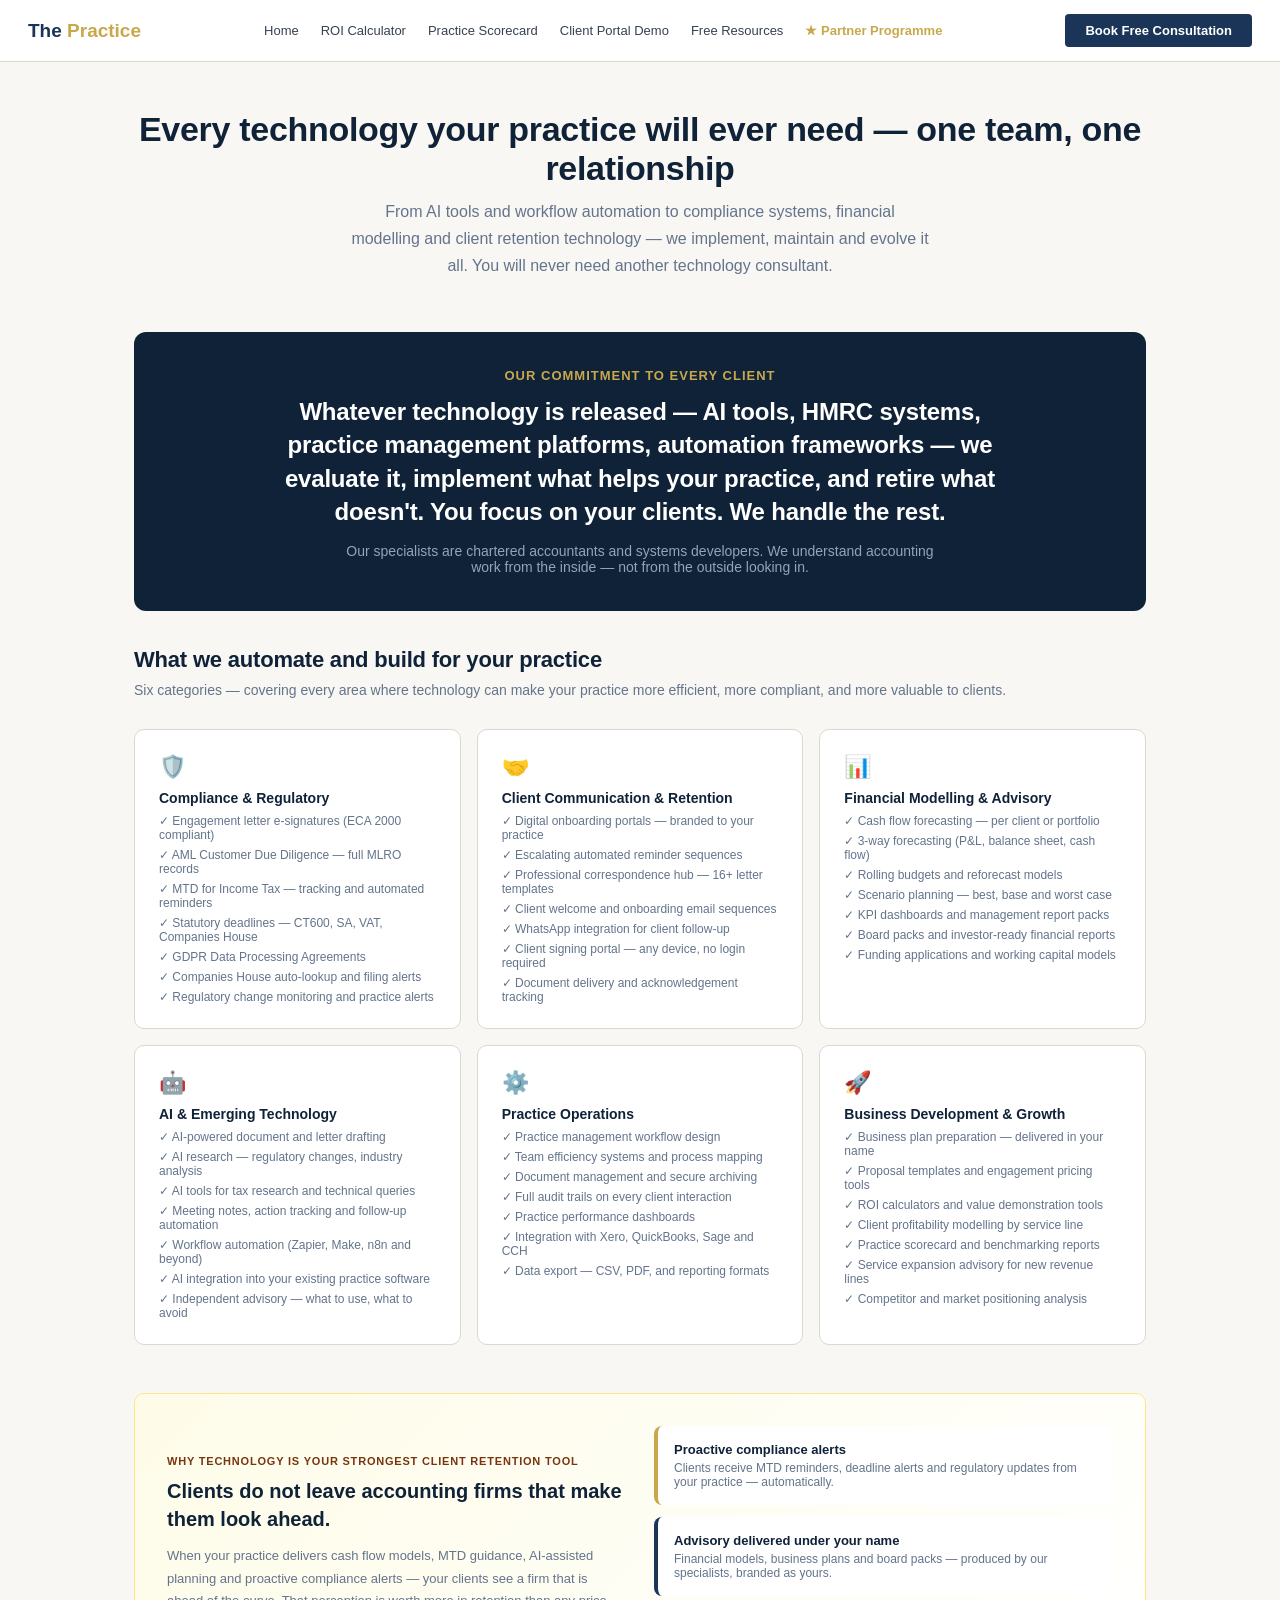
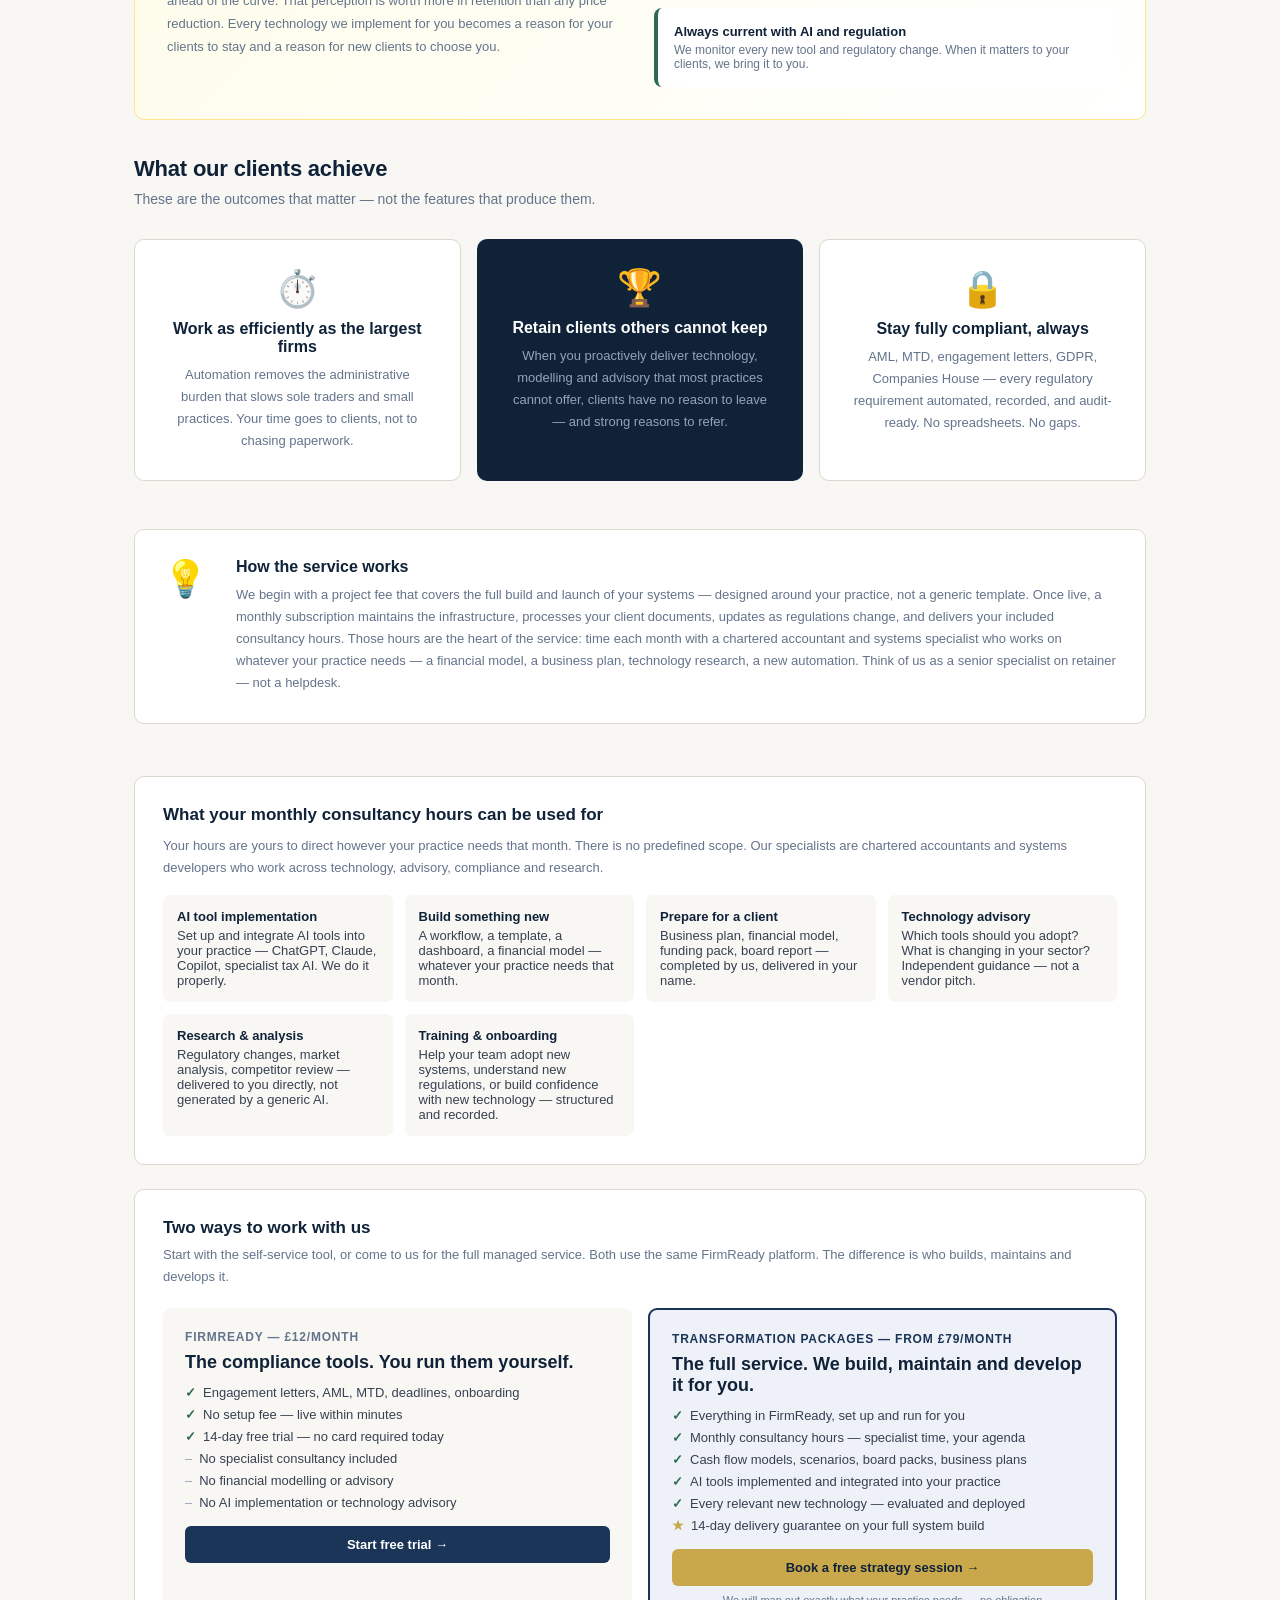
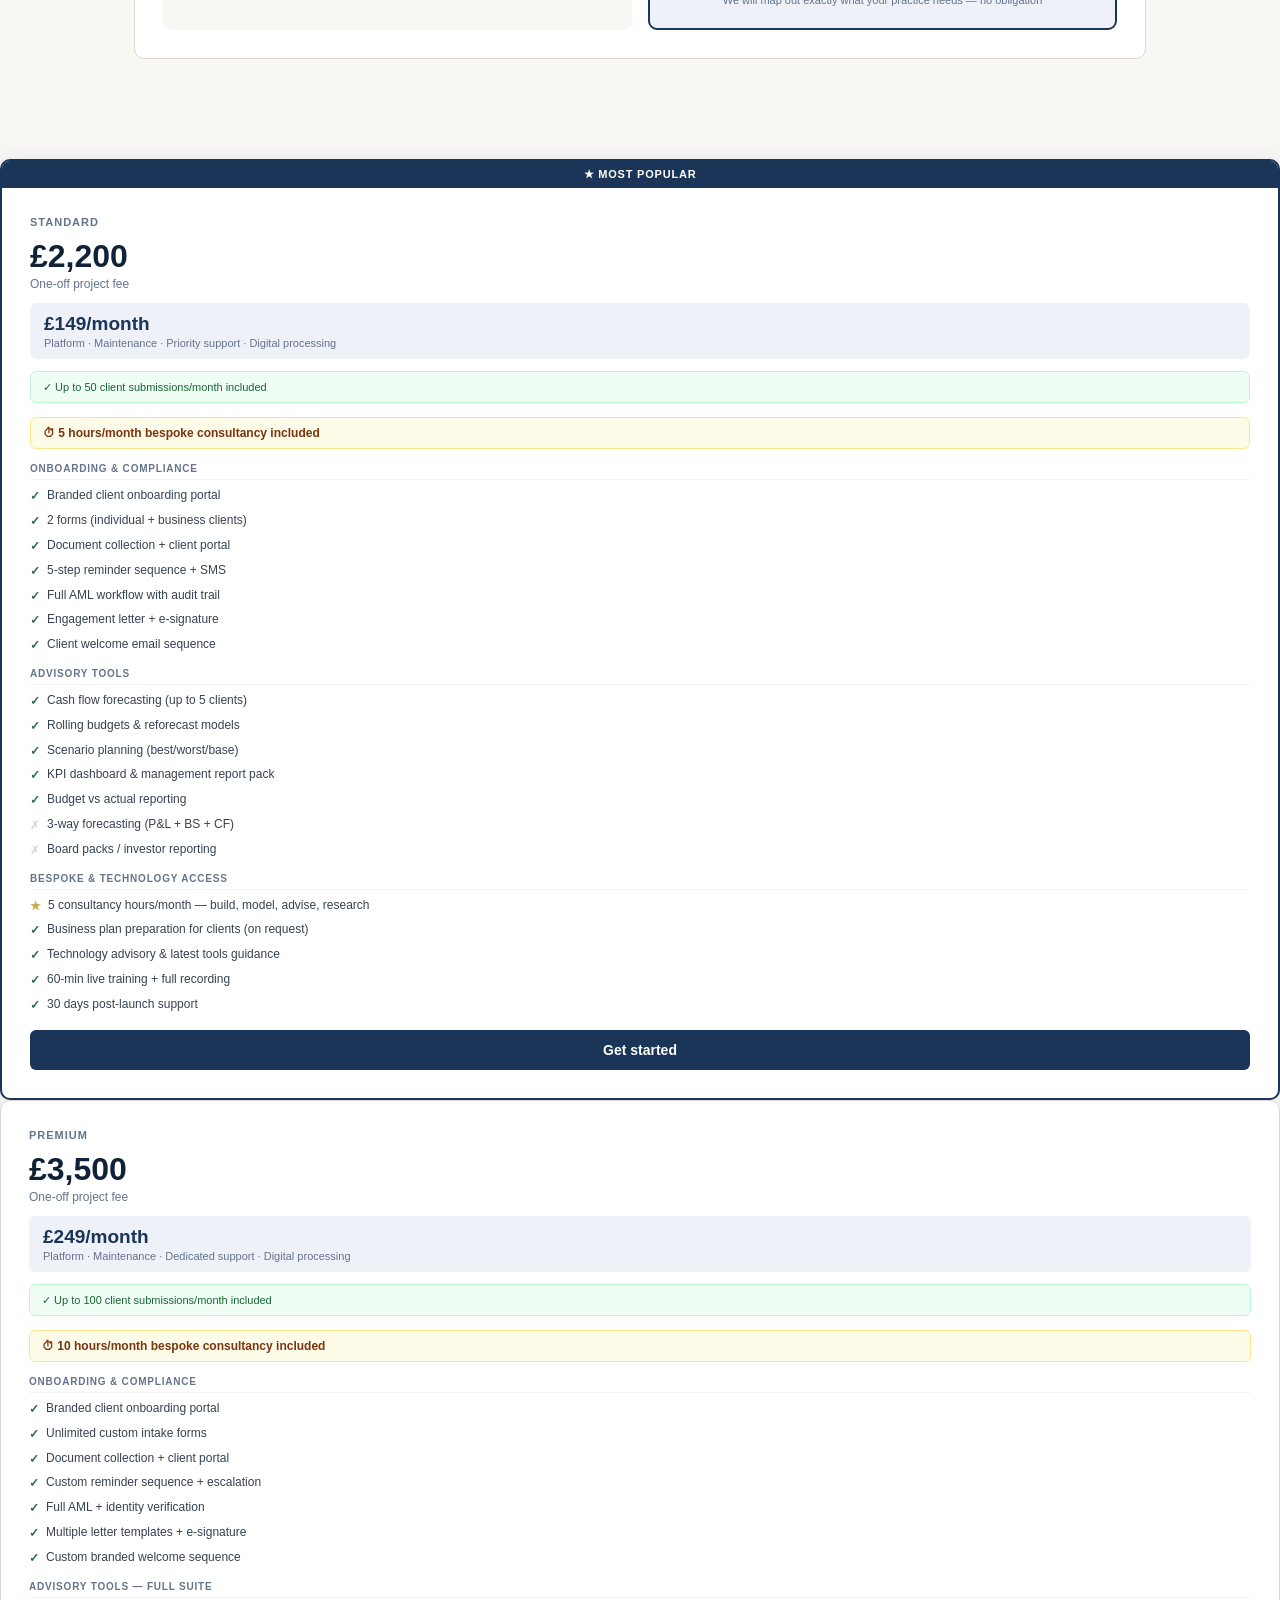
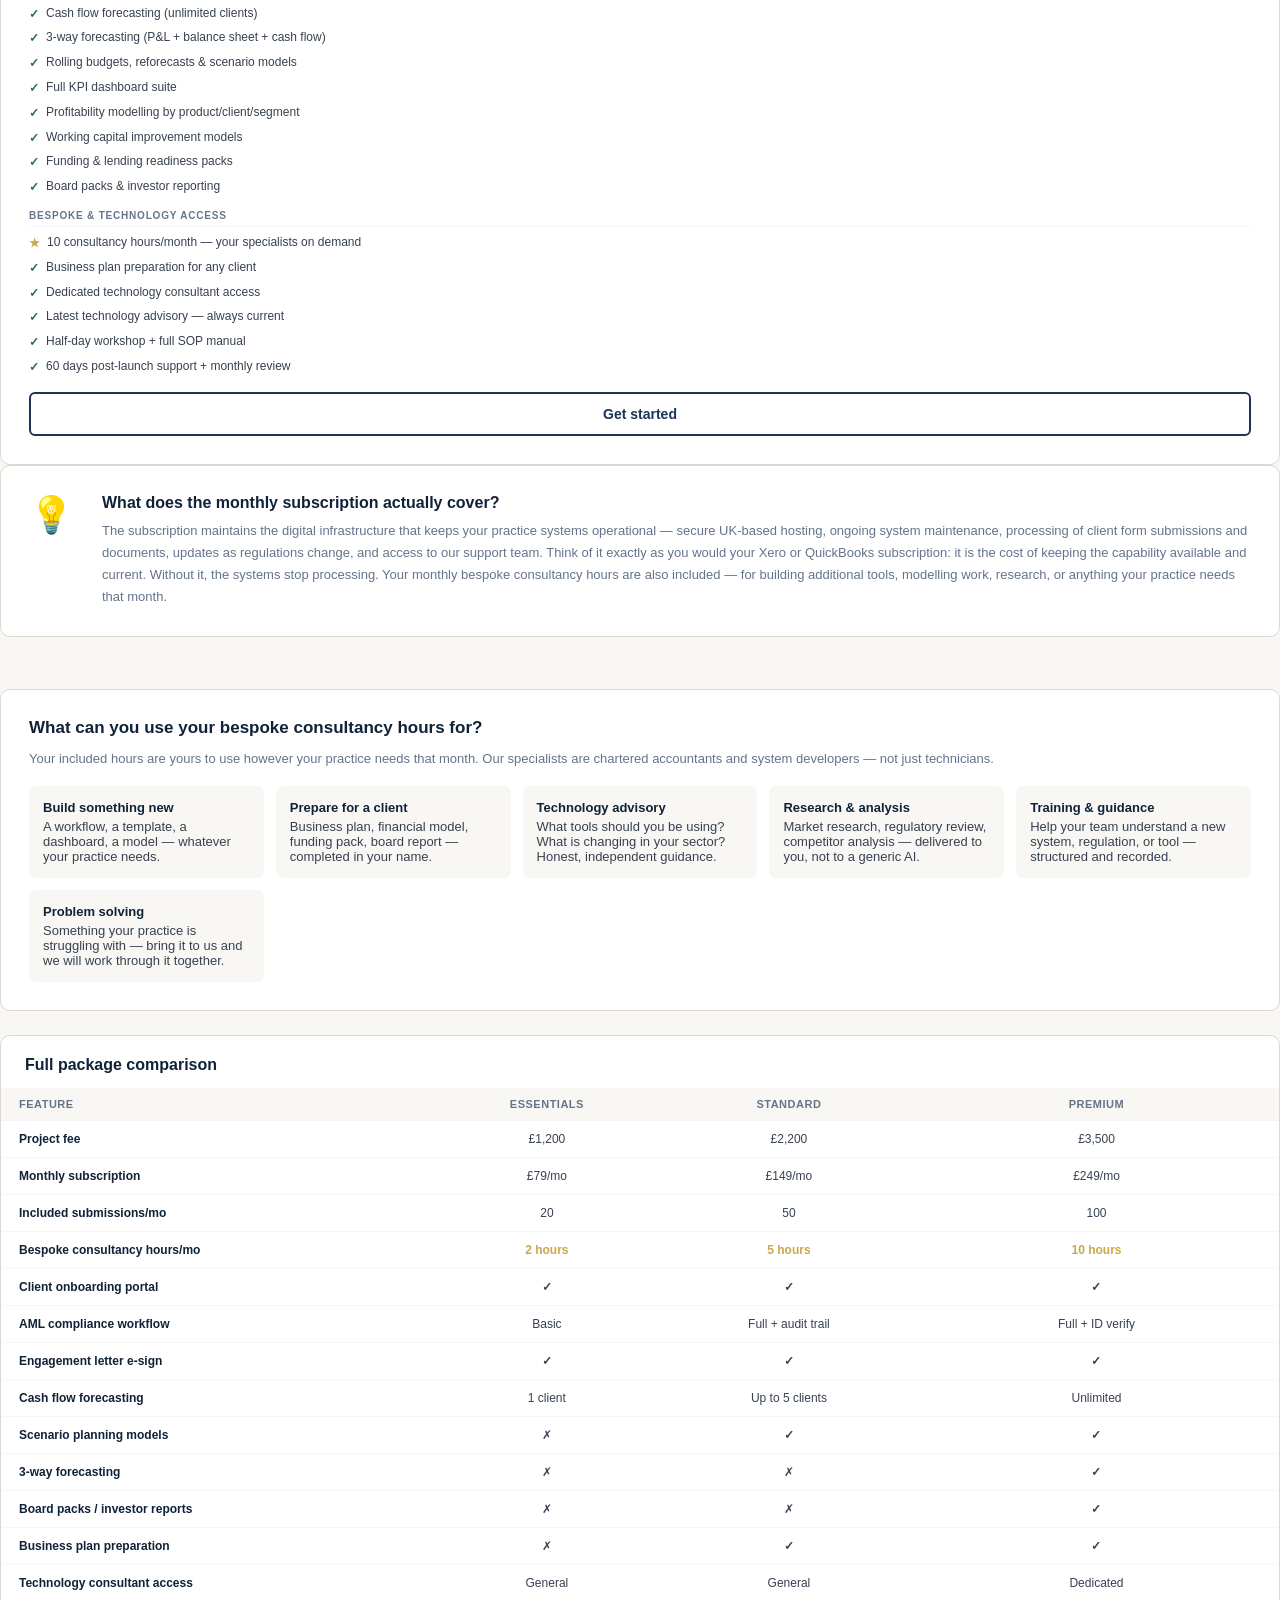
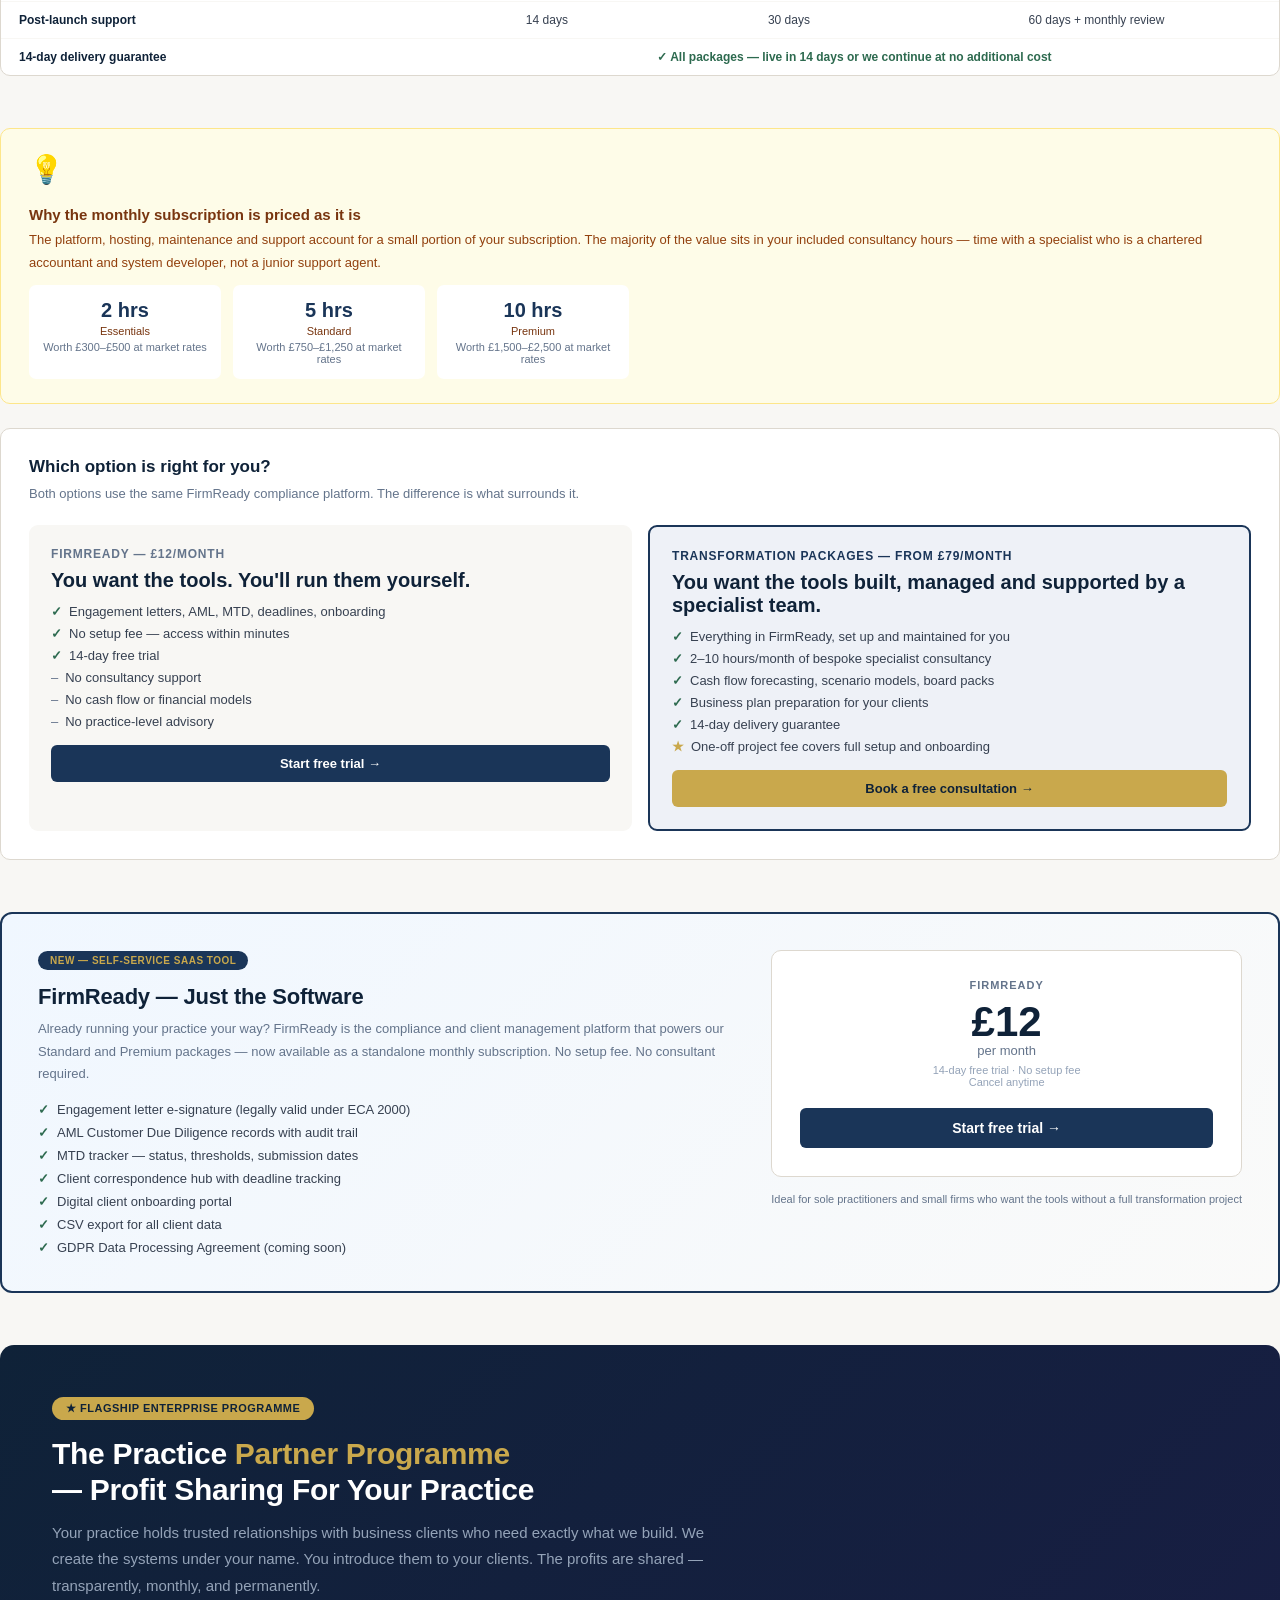
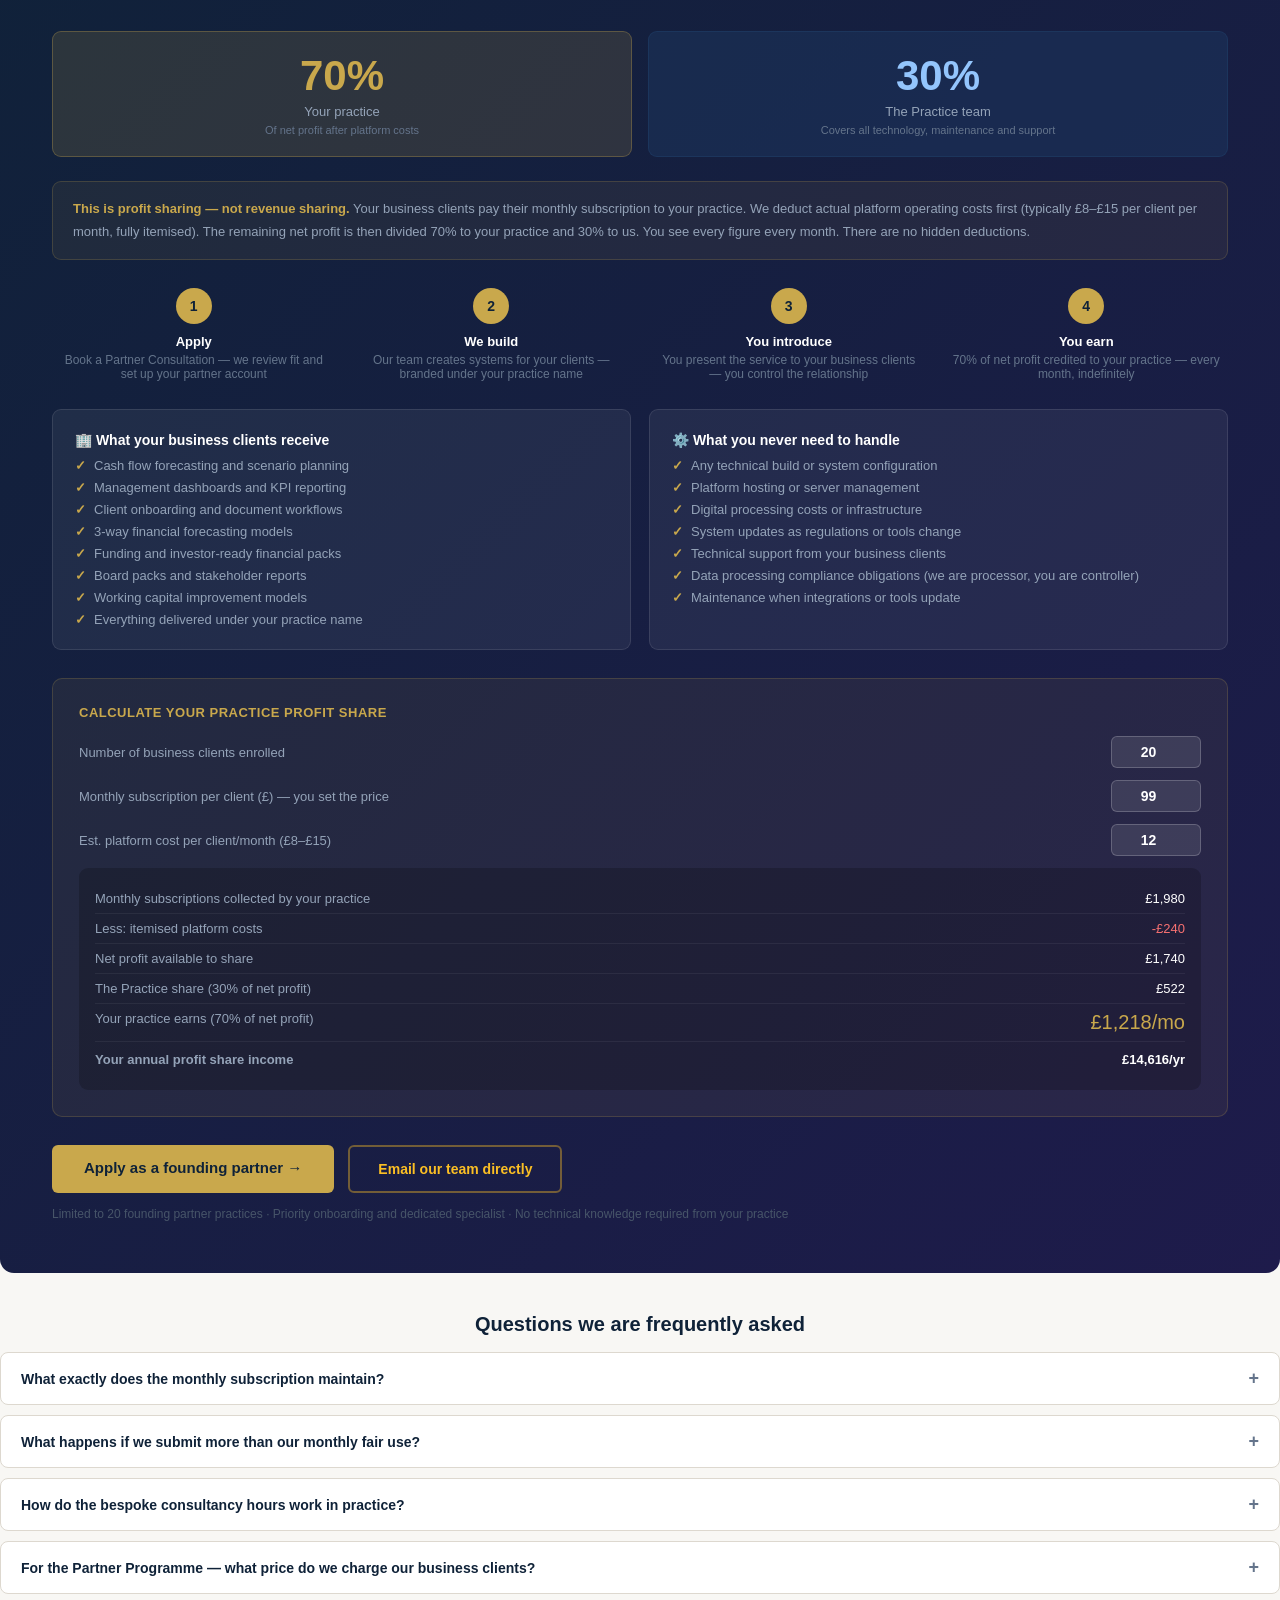
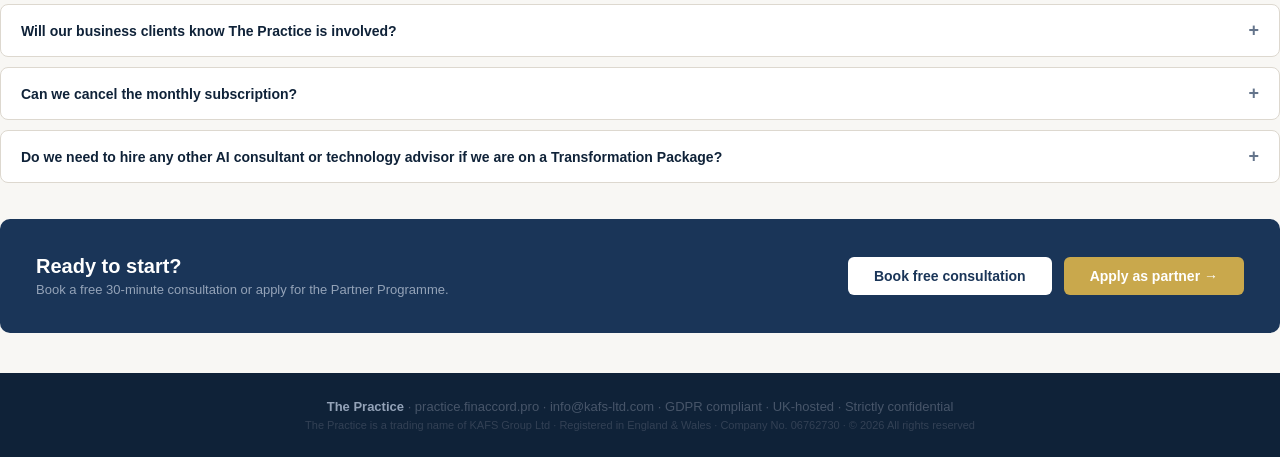
<file: pricing.html>
<!DOCTYPE html>
<html lang="en">
<head>
<meta charset="UTF-8">
<meta name="viewport" content="width=device-width,initial-scale=1.0">
<title>Pricing & Partner Programme | The Practice</title>
<style>
*{box-sizing:border-box;margin:0;padding:0}
body{font-family:'Segoe UI',Georgia,sans-serif;background:#f8f7f4;color:#1a1a2e;min-height:100vh}
:root{--navy:#1a3558;--navy-dark:#0f2238;--gold:#c9a84c;--gold-dark:#a07830;--cream:#f8f7f4;--border:#ddd8cf;--muted:#64748b}
a{text-decoration:none;color:inherit}
nav{border-bottom:1px solid var(--border);padding:14px 28px;background:#fff;position:sticky;top:0;z-index:100;display:flex;align-items:center;justify-content:space-between}
.logo{font-size:19px;font-weight:800;color:var(--navy)}.logo span{color:var(--gold)}
.nav-links{display:flex;gap:22px;font-size:13px}
.nav-links a{color:#374151}.nav-links a:hover{color:var(--navy)}
.nav-links a.partner{color:var(--gold);font-weight:600}
.nav-cta{font-size:13px;font-weight:700;background:var(--navy);color:#fff;padding:9px 20px;border-radius:4px}
.wrap{max-width:1060px;margin:0 auto;padding:48px 24px}
.page-header{text-align:center;margin-bottom:52px}
.page-header h1{font-size:34px;font-weight:800;color:var(--navy-dark);margin-bottom:10px;letter-spacing:-.3px}
.page-header p{font-size:16px;color:var(--muted);max-width:580px;margin:0 auto;line-height:1.7}
.section-hd{font-size:22px;font-weight:800;color:var(--navy-dark);margin-bottom:6px;letter-spacing:-.2px}
.section-sub{font-size:14px;color:var(--muted);margin-bottom:28px;line-height:1.6}
/* PACKAGE CARDS */
.pkg-grid{display:grid;grid-template-columns:repeat(3,1fr);gap:20px;margin-bottom:24px}
.pkg{background:#fff;border:1px solid var(--border);border-radius:10px;overflow:hidden;position:relative}
.pkg.featured{border:2px solid var(--navy);box-shadow:0 4px 24px rgba(26,53,88,.12)}
.pkg-banner{background:var(--navy);color:#fff;text-align:center;font-size:11px;font-weight:700;padding:7px;letter-spacing:.8px;text-transform:uppercase}
.pkg-body{padding:28px}
.pkg-tier{font-size:11px;font-weight:700;text-transform:uppercase;letter-spacing:1px;color:var(--muted);margin-bottom:10px}
.pkg-build{font-size:32px;font-weight:800;color:var(--navy-dark);margin-bottom:2px}
.pkg-build-lbl{font-size:12px;color:var(--muted);margin-bottom:12px}
.pkg-monthly{background:#eef1f7;border-radius:7px;padding:10px 14px;margin-bottom:12px}
.pkg-monthly-price{font-size:19px;font-weight:800;color:var(--navy)}
.pkg-monthly-lbl{font-size:11px;color:var(--muted);margin-top:2px}
.fair-use{background:#f0fdf4;border:1px solid #bbf7d0;border-radius:6px;padding:7px 12px;font-size:11px;color:#166534;margin-bottom:14px;line-height:1.5}
.bespoke-hours{background:#fefce8;border:1px solid #fde68a;border-radius:6px;padding:8px 12px;font-size:12px;color:#78350f;margin-bottom:14px;font-weight:600;display:flex;align-items:center;gap:6px}
.divider{height:1px;background:#f1f5f9;margin:14px 0}
/* Feature groups */
.feat-group{margin-bottom:14px}
.feat-group-title{font-size:10px;font-weight:700;text-transform:uppercase;letter-spacing:.8px;color:var(--muted);margin-bottom:7px;padding-bottom:5px;border-bottom:1px solid #f1f5f9}
.feats{list-style:none;display:flex;flex-direction:column;gap:7px}
.feats li{font-size:12px;color:#374151;display:flex;align-items:flex-start;gap:7px;line-height:1.4}
.feats li .y{color:#2d6a4f;font-weight:700;flex-shrink:0;margin-top:1px}
.feats li .n{color:#d1d5db;flex-shrink:0;margin-top:1px}
.feats li .p{color:var(--gold);font-weight:700;flex-shrink:0;margin-top:1px}
.pkg-btn{display:block;text-align:center;padding:12px;border-radius:6px;font-size:14px;font-weight:700;cursor:pointer;border:none;transition:all .2s;width:100%;margin-top:16px}
.pkg-btn-primary{background:var(--navy);color:#fff}.pkg-btn-primary:hover{background:var(--navy-dark)}
.pkg-btn-outline{background:#fff;color:var(--navy);border:2px solid var(--navy)}.pkg-btn-outline:hover{background:var(--cream)}
/* Subscription explainer */
.sub-explainer{background:#fff;border:1px solid var(--border);border-radius:10px;padding:28px;margin-bottom:52px;display:flex;gap:28px;align-items:flex-start}
.sub-explainer .icon{font-size:36px;flex-shrink:0}
.sub-explainer h3{font-size:16px;font-weight:700;color:var(--navy-dark);margin-bottom:8px}
.sub-explainer p{font-size:13px;color:var(--muted);line-height:1.7}
/* Compare table */
.compare{background:#fff;border:1px solid var(--border);border-radius:10px;overflow:hidden;margin-bottom:52px}
.compare-title{font-size:16px;font-weight:700;color:var(--navy-dark);padding:20px 24px 0}
.compare table{width:100%;border-collapse:collapse;margin-top:14px}
.compare th{padding:10px 18px;font-size:11px;font-weight:700;color:var(--muted);text-transform:uppercase;letter-spacing:.5px;border-bottom:1px solid #f1f5f9;background:#f8f7f4;text-align:center}
.compare th:first-child{text-align:left}
.compare td{padding:11px 18px;font-size:12px;border-bottom:1px solid #f8f7f4;color:#374151;text-align:center}
.compare td:first-child{font-weight:600;color:var(--navy-dark);text-align:left}
.compare tr:last-child td{border-bottom:none}
.compare tr:hover td{background:#fafaf9}
.yes{color:#2d6a4f;font-weight:700}.no{color:#d1d5db}
/* PARTNERSHIP */
.partnership{background:linear-gradient(135deg,var(--navy-dark) 0%,#1e1b4b 100%);border-radius:14px;padding:52px;margin-bottom:40px;color:#fff}
.partner-badge{display:inline-block;background:var(--gold);color:var(--navy-dark);font-size:11px;font-weight:800;padding:5px 14px;border-radius:20px;margin-bottom:16px;letter-spacing:.5px;text-transform:uppercase}
.partnership h2{font-size:30px;font-weight:800;margin-bottom:12px;line-height:1.2;letter-spacing:-.3px}
.partnership h2 span{color:var(--gold)}
.partnership .lead{font-size:15px;color:#94a3b8;max-width:680px;margin-bottom:32px;line-height:1.75}
.split-visual{display:flex;gap:16px;margin-bottom:24px}
.split-box{flex:1;text-align:center;padding:20px;border-radius:9px}
.split-box.gold{background:rgba(201,168,76,.15);border:1px solid rgba(201,168,76,.3)}
.split-box.blue{background:rgba(30,61,102,.4);border:1px solid rgba(30,61,102,.6)}
.split-pct{font-size:42px;font-weight:800;display:block}
.split-box.gold .split-pct{color:var(--gold)}
.split-box.blue .split-pct{color:#93c5fd}
.split-who{font-size:13px;color:#94a3b8;margin-top:4px}
.split-desc{font-size:11px;color:#64748b;margin-top:5px}
.profit-explain{background:rgba(201,168,76,.08);border:1px solid rgba(201,168,76,.2);border-radius:9px;padding:16px 20px;margin-bottom:28px;font-size:13px;color:#94a3b8;line-height:1.75}
.profit-explain strong{color:var(--gold)}
.partner-grid{display:grid;grid-template-columns:1fr 1fr;gap:18px;margin-bottom:28px}
.partner-box{background:rgba(255,255,255,.06);border:1px solid rgba(255,255,255,.1);border-radius:9px;padding:22px}
.partner-box h3{font-size:14px;font-weight:700;color:#fff;margin-bottom:10px}
.partner-box ul{list-style:none;display:flex;flex-direction:column;gap:7px}
.partner-box ul li{font-size:13px;color:#94a3b8;display:flex;gap:8px;align-items:flex-start}
.partner-box ul li::before{content:"✓";color:var(--gold);font-weight:700;flex-shrink:0}
/* Calculator */
.calc-wrap{background:rgba(201,168,76,.08);border:1px solid rgba(201,168,76,.2);border-radius:10px;padding:26px;margin-bottom:28px}
.calc-title{font-size:13px;font-weight:700;color:var(--gold);text-transform:uppercase;letter-spacing:.5px;margin-bottom:16px}
.calc-row{display:flex;align-items:center;gap:14px;margin-bottom:12px;flex-wrap:wrap}
.calc-label{font-size:13px;color:#94a3b8;flex:1;min-width:200px}
.calc-input{background:rgba(255,255,255,.1);border:1px solid rgba(255,255,255,.2);border-radius:6px;padding:7px 12px;color:#fff;font-size:14px;font-weight:700;width:90px;text-align:center;font-family:inherit}
.calc-results{background:rgba(0,0,0,.2);border-radius:9px;padding:16px}
.cr-row{display:flex;justify-content:space-between;font-size:13px;padding:7px 0;border-bottom:1px solid rgba(255,255,255,.06)}
.cr-row:last-child{border-bottom:none;font-weight:700;padding-top:10px}
.cr-row span:first-child{color:#94a3b8}
.cr-row span:last-child{color:#fff}
.cr-row.highlight span:last-child{color:var(--gold);font-size:20px}
/* Partner steps */
.partner-steps{display:grid;grid-template-columns:repeat(4,1fr);gap:14px;margin-bottom:28px}
.ps{text-align:center;padding:0 8px}
.ps-num{width:36px;height:36px;border-radius:50%;background:var(--gold);color:var(--navy-dark);font-size:14px;font-weight:800;display:flex;align-items:center;justify-content:center;margin:0 auto 10px}
.ps h4{font-size:13px;font-weight:700;color:#fff;margin-bottom:4px}
.ps p{font-size:12px;color:#64748b}
/* FAQ */
.faq-item{background:#fff;border:1px solid var(--border);border-radius:8px;margin-bottom:10px;overflow:hidden}
.faq-q{padding:15px 20px;font-size:14px;font-weight:700;color:var(--navy-dark);cursor:pointer;display:flex;justify-content:space-between;align-items:center}
.faq-q:hover{background:#f8f7f4}
.faq-icon{font-size:18px;color:var(--muted);transition:transform .2s}
.faq-a{padding:0 20px;font-size:13px;color:var(--muted);line-height:1.7;max-height:0;overflow:hidden;transition:all .3s}
.faq-item.open .faq-a{padding:0 20px 16px;max-height:300px}
.faq-item.open .faq-icon{transform:rotate(45deg)}
/* CTA */
.cta-bar{background:var(--navy);border-radius:10px;padding:36px;display:flex;align-items:center;justify-content:space-between;gap:20px;flex-wrap:wrap}
.cta-bar h2{font-size:20px;font-weight:800;color:#fff;margin-bottom:4px}
.cta-bar p{font-size:13px;color:#94a3b8}
.btn-gold{background:var(--gold);color:#fff;font-weight:700;padding:11px 26px;border-radius:6px;font-size:14px;border:none;cursor:pointer}
.btn-white{background:#fff;color:var(--navy);font-weight:700;padding:11px 26px;border-radius:6px;font-size:14px;border:none;cursor:pointer}
footer{background:var(--navy-dark);padding:26px 24px;text-align:center;margin-top:40px}
footer p{font-size:13px;color:#475569}
footer strong{color:#94a3b8}
@media(max-width:760px){
  .pkg-grid,.partner-grid,.partner-steps{grid-template-columns:1fr}
  .split-visual{flex-direction:column}
  .partnership{padding:28px}
  .cta-bar{flex-direction:column;text-align:center}
  .nav-links{display:none}
}
</style>
</head>
<body>

<nav>
  <a href="index.html" class="logo">The <span>Practice</span></a>
  <div class="nav-links">
    <a href="index.html">Home</a>
    <a href="roi.html">ROI Calculator</a>
    <a href="scorecard.html">Practice Scorecard</a>
    <a href="portal.html">Client Portal Demo</a>
    <a href="resources.html">Free Resources</a>
    <a href="#partnership" class="partner">★ Partner Programme</a>
  </div>
  <a href="booking.html" class="nav-cta">Book Free Consultation</a>
</nav>

<div class="wrap">

  <!-- PAGE HEADER -->
  <div class="page-header">
    <h1>Every technology your practice will ever need — one team, one relationship</h1>
    <p>From AI tools and workflow automation to compliance systems, financial modelling and client retention technology — we implement, maintain and evolve it all. You will never need another technology consultant.</p>
  </div>

  <!-- THE PROMISE -->
  <div style="background:var(--navy-dark);border-radius:12px;padding:36px 40px;margin-bottom:36px;text-align:center">
    <div style="font-size:13px;font-weight:700;text-transform:uppercase;letter-spacing:1px;color:var(--gold);margin-bottom:12px">Our commitment to every client</div>
    <h2 style="font-size:24px;font-weight:800;color:#fff;max-width:720px;margin:0 auto 14px;line-height:1.4;letter-spacing:-.2px">Whatever technology is released — AI tools, HMRC systems, practice management platforms, automation frameworks — we evaluate it, implement what helps your practice, and retire what doesn't. You focus on your clients. We handle the rest.</h2>
    <p style="font-size:14px;color:#94a3b8;max-width:600px;margin:0 auto">Our specialists are chartered accountants and systems developers. We understand accounting work from the inside — not from the outside looking in.</p>
  </div>

  <!-- SIX AUTOMATION PILLARS -->
  <div class="section-hd">What we automate and build for your practice</div>
  <div class="section-sub">Six categories — covering every area where technology can make your practice more efficient, more compliant, and more valuable to clients.</div>

  <div style="display:grid;grid-template-columns:repeat(3,1fr);gap:16px;margin-bottom:48px">

    <div style="background:#fff;border:1px solid var(--border);border-radius:10px;padding:24px">
      <div style="font-size:22px;margin-bottom:10px">🛡️</div>
      <div style="font-size:14px;font-weight:800;color:var(--navy-dark);margin-bottom:8px">Compliance &amp; Regulatory</div>
      <ul style="list-style:none;display:flex;flex-direction:column;gap:6px;font-size:12px;color:#64748b">
        <li>✓ Engagement letter e-signatures (ECA 2000 compliant)</li>
        <li>✓ AML Customer Due Diligence — full MLRO records</li>
        <li>✓ MTD for Income Tax — tracking and automated reminders</li>
        <li>✓ Statutory deadlines — CT600, SA, VAT, Companies House</li>
        <li>✓ GDPR Data Processing Agreements</li>
        <li>✓ Companies House auto-lookup and filing alerts</li>
        <li>✓ Regulatory change monitoring and practice alerts</li>
      </ul>
    </div>

    <div style="background:#fff;border:1px solid var(--border);border-radius:10px;padding:24px">
      <div style="font-size:22px;margin-bottom:10px">🤝</div>
      <div style="font-size:14px;font-weight:800;color:var(--navy-dark);margin-bottom:8px">Client Communication &amp; Retention</div>
      <ul style="list-style:none;display:flex;flex-direction:column;gap:6px;font-size:12px;color:#64748b">
        <li>✓ Digital onboarding portals — branded to your practice</li>
        <li>✓ Escalating automated reminder sequences</li>
        <li>✓ Professional correspondence hub — 16+ letter templates</li>
        <li>✓ Client welcome and onboarding email sequences</li>
        <li>✓ WhatsApp integration for client follow-up</li>
        <li>✓ Client signing portal — any device, no login required</li>
        <li>✓ Document delivery and acknowledgement tracking</li>
      </ul>
    </div>

    <div style="background:#fff;border:1px solid var(--border);border-radius:10px;padding:24px">
      <div style="font-size:22px;margin-bottom:10px">📊</div>
      <div style="font-size:14px;font-weight:800;color:var(--navy-dark);margin-bottom:8px">Financial Modelling &amp; Advisory</div>
      <ul style="list-style:none;display:flex;flex-direction:column;gap:6px;font-size:12px;color:#64748b">
        <li>✓ Cash flow forecasting — per client or portfolio</li>
        <li>✓ 3-way forecasting (P&amp;L, balance sheet, cash flow)</li>
        <li>✓ Rolling budgets and reforecast models</li>
        <li>✓ Scenario planning — best, base and worst case</li>
        <li>✓ KPI dashboards and management report packs</li>
        <li>✓ Board packs and investor-ready financial reports</li>
        <li>✓ Funding applications and working capital models</li>
      </ul>
    </div>

    <div style="background:#fff;border:1px solid var(--border);border-radius:10px;padding:24px">
      <div style="font-size:22px;margin-bottom:10px">🤖</div>
      <div style="font-size:14px;font-weight:800;color:var(--navy-dark);margin-bottom:8px">AI &amp; Emerging Technology</div>
      <ul style="list-style:none;display:flex;flex-direction:column;gap:6px;font-size:12px;color:#64748b">
        <li>✓ AI-powered document and letter drafting</li>
        <li>✓ AI research — regulatory changes, industry analysis</li>
        <li>✓ AI tools for tax research and technical queries</li>
        <li>✓ Meeting notes, action tracking and follow-up automation</li>
        <li>✓ Workflow automation (Zapier, Make, n8n and beyond)</li>
        <li>✓ AI integration into your existing practice software</li>
        <li>✓ Independent advisory — what to use, what to avoid</li>
      </ul>
    </div>

    <div style="background:#fff;border:1px solid var(--border);border-radius:10px;padding:24px">
      <div style="font-size:22px;margin-bottom:10px">⚙️</div>
      <div style="font-size:14px;font-weight:800;color:var(--navy-dark);margin-bottom:8px">Practice Operations</div>
      <ul style="list-style:none;display:flex;flex-direction:column;gap:6px;font-size:12px;color:#64748b">
        <li>✓ Practice management workflow design</li>
        <li>✓ Team efficiency systems and process mapping</li>
        <li>✓ Document management and secure archiving</li>
        <li>✓ Full audit trails on every client interaction</li>
        <li>✓ Practice performance dashboards</li>
        <li>✓ Integration with Xero, QuickBooks, Sage and CCH</li>
        <li>✓ Data export — CSV, PDF, and reporting formats</li>
      </ul>
    </div>

    <div style="background:#fff;border:1px solid var(--border);border-radius:10px;padding:24px">
      <div style="font-size:22px;margin-bottom:10px">🚀</div>
      <div style="font-size:14px;font-weight:800;color:var(--navy-dark);margin-bottom:8px">Business Development &amp; Growth</div>
      <ul style="list-style:none;display:flex;flex-direction:column;gap:6px;font-size:12px;color:#64748b">
        <li>✓ Business plan preparation — delivered in your name</li>
        <li>✓ Proposal templates and engagement pricing tools</li>
        <li>✓ ROI calculators and value demonstration tools</li>
        <li>✓ Client profitability modelling by service line</li>
        <li>✓ Practice scorecard and benchmarking reports</li>
        <li>✓ Service expansion advisory for new revenue lines</li>
        <li>✓ Competitor and market positioning analysis</li>
      </ul>
    </div>

  </div>

  <!-- CLIENT RETENTION STATEMENT -->
  <div style="background:linear-gradient(135deg,#fefce8 0%,#fff 100%);border:1px solid #fde68a;border-radius:10px;padding:32px;margin-bottom:36px;display:grid;grid-template-columns:1fr 1fr;gap:28px;align-items:center">
    <div>
      <div style="font-size:11px;font-weight:700;text-transform:uppercase;letter-spacing:.8px;color:#78350f;margin-bottom:10px">Why technology is your strongest client retention tool</div>
      <h3 style="font-size:20px;font-weight:800;color:#0f2238;margin-bottom:12px;line-height:1.4">Clients do not leave accounting firms that make them look ahead.</h3>
      <p style="font-size:13px;color:#64748b;line-height:1.75">When your practice delivers cash flow models, MTD guidance, AI-assisted planning and proactive compliance alerts — your clients see a firm that is ahead of the curve. That perception is worth more in retention than any price reduction. Every technology we implement for you becomes a reason for your clients to stay and a reason for new clients to choose you.</p>
    </div>
    <div style="display:flex;flex-direction:column;gap:12px">
      <div style="background:#fff;border-radius:8px;padding:16px;border-left:4px solid #c9a84c">
        <div style="font-size:13px;font-weight:700;color:#0f2238;margin-bottom:4px">Proactive compliance alerts</div>
        <div style="font-size:12px;color:#64748b">Clients receive MTD reminders, deadline alerts and regulatory updates from your practice — automatically.</div>
      </div>
      <div style="background:#fff;border-radius:8px;padding:16px;border-left:4px solid #1a3558">
        <div style="font-size:13px;font-weight:700;color:#0f2238;margin-bottom:4px">Advisory delivered under your name</div>
        <div style="font-size:12px;color:#64748b">Financial models, business plans and board packs — produced by our specialists, branded as yours.</div>
      </div>
      <div style="background:#fff;border-radius:8px;padding:16px;border-left:4px solid #2d6a4f">
        <div style="font-size:13px;font-weight:700;color:#0f2238;margin-bottom:4px">Always current with AI and regulation</div>
        <div style="font-size:12px;color:#64748b">We monitor every new tool and regulatory change. When it matters to your clients, we bring it to you.</div>
      </div>
    </div>
  </div>

  <!-- OUTCOMES -->
  <div class="section-hd">What our clients achieve</div>
  <div class="section-sub">These are the outcomes that matter — not the features that produce them.</div>
  <div style="display:grid;grid-template-columns:repeat(3,1fr);gap:16px;margin-bottom:48px">
    <div style="background:#fff;border:1px solid var(--border);border-radius:10px;padding:28px;text-align:center">
      <div style="font-size:36px;margin-bottom:10px">⏱️</div>
      <div style="font-size:16px;font-weight:800;color:var(--navy-dark);margin-bottom:8px">Work as efficiently as the largest firms</div>
      <p style="font-size:13px;color:#64748b;line-height:1.7">Automation removes the administrative burden that slows sole traders and small practices. Your time goes to clients, not to chasing paperwork.</p>
    </div>
    <div style="background:var(--navy-dark);border-radius:10px;padding:28px;text-align:center">
      <div style="font-size:36px;margin-bottom:10px">🏆</div>
      <div style="font-size:16px;font-weight:800;color:#fff;margin-bottom:8px">Retain clients others cannot keep</div>
      <p style="font-size:13px;color:#94a3b8;line-height:1.7">When you proactively deliver technology, modelling and advisory that most practices cannot offer, clients have no reason to leave — and strong reasons to refer.</p>
    </div>
    <div style="background:#fff;border:1px solid var(--border);border-radius:10px;padding:28px;text-align:center">
      <div style="font-size:36px;margin-bottom:10px">🔒</div>
      <div style="font-size:16px;font-weight:800;color:var(--navy-dark);margin-bottom:8px">Stay fully compliant, always</div>
      <p style="font-size:13px;color:#64748b;line-height:1.7">AML, MTD, engagement letters, GDPR, Companies House — every regulatory requirement automated, recorded, and audit-ready. No spreadsheets. No gaps.</p>
    </div>
  </div>

  <!-- SUBSCRIPTION EXPLAINER -->
  <div class="sub-explainer">
    <div class="icon">💡</div>
    <div>
      <h3>How the service works</h3>
      <p>We begin with a project fee that covers the full build and launch of your systems — designed around your practice, not a generic template. Once live, a monthly subscription maintains the infrastructure, processes your client documents, updates as regulations change, and delivers your included consultancy hours. Those hours are the heart of the service: time each month with a chartered accountant and systems specialist who works on whatever your practice needs — a financial model, a business plan, technology research, a new automation. Think of us as a senior specialist on retainer — not a helpdesk.</p>
    </div>
  </div>

  <!-- WHAT BESPOKE HOURS MEAN -->
  <div style="background:#fff;border:1px solid var(--border);border-radius:10px;padding:28px;margin-bottom:24px">
    <h3 style="font-size:17px;font-weight:800;color:var(--navy-dark);margin-bottom:10px">What your monthly consultancy hours can be used for</h3>
    <p style="font-size:13px;color:var(--muted);margin-bottom:16px;line-height:1.7">Your hours are yours to direct however your practice needs that month. There is no predefined scope. Our specialists are chartered accountants and systems developers who work across technology, advisory, compliance and research.</p>
    <div style="display:grid;grid-template-columns:repeat(auto-fill,minmax(200px,1fr));gap:12px">
      <div style="background:var(--cream);border-radius:7px;padding:14px;font-size:13px;color:#374151"><strong style="color:var(--navy-dark);display:block;margin-bottom:4px">AI tool implementation</strong>Set up and integrate AI tools into your practice — ChatGPT, Claude, Copilot, specialist tax AI. We do it properly.</div>
      <div style="background:var(--cream);border-radius:7px;padding:14px;font-size:13px;color:#374151"><strong style="color:var(--navy-dark);display:block;margin-bottom:4px">Build something new</strong>A workflow, a template, a dashboard, a financial model — whatever your practice needs that month.</div>
      <div style="background:var(--cream);border-radius:7px;padding:14px;font-size:13px;color:#374151"><strong style="color:var(--navy-dark);display:block;margin-bottom:4px">Prepare for a client</strong>Business plan, financial model, funding pack, board report — completed by us, delivered in your name.</div>
      <div style="background:var(--cream);border-radius:7px;padding:14px;font-size:13px;color:#374151"><strong style="color:var(--navy-dark);display:block;margin-bottom:4px">Technology advisory</strong>Which tools should you adopt? What is changing in your sector? Independent guidance — not a vendor pitch.</div>
      <div style="background:var(--cream);border-radius:7px;padding:14px;font-size:13px;color:#374151"><strong style="color:var(--navy-dark);display:block;margin-bottom:4px">Research &amp; analysis</strong>Regulatory changes, market analysis, competitor review — delivered to you directly, not generated by a generic AI.</div>
      <div style="background:var(--cream);border-radius:7px;padding:14px;font-size:13px;color:#374151"><strong style="color:var(--navy-dark);display:block;margin-bottom:4px">Training &amp; onboarding</strong>Help your team adopt new systems, understand new regulations, or build confidence with new technology — structured and recorded.</div>
    </div>
  </div>

  <!-- TWO PATHS -->
  <div style="background:#fff;border:1px solid var(--border);border-radius:10px;padding:28px;margin-bottom:52px">
    <h3 style="font-size:17px;font-weight:800;color:var(--navy-dark);margin-bottom:6px">Two ways to work with us</h3>
    <p style="font-size:13px;color:var(--muted);margin-bottom:20px;line-height:1.7">Start with the self-service tool, or come to us for the full managed service. Both use the same FirmReady platform. The difference is who builds, maintains and develops it.</p>
    <div style="display:grid;grid-template-columns:1fr 1fr;gap:16px">
      <div style="background:#f8f7f4;border-radius:9px;padding:22px">
        <div style="font-size:12px;font-weight:700;text-transform:uppercase;letter-spacing:.8px;color:var(--muted);margin-bottom:8px">FirmReady — £12/month</div>
        <div style="font-size:18px;font-weight:800;color:var(--navy-dark);margin-bottom:12px">The compliance tools. You run them yourself.</div>
        <ul style="list-style:none;display:flex;flex-direction:column;gap:7px;font-size:13px;color:#374151">
          <li style="display:flex;gap:7px"><span style="color:#2d6a4f;font-weight:700">✓</span> Engagement letters, AML, MTD, deadlines, onboarding</li>
          <li style="display:flex;gap:7px"><span style="color:#2d6a4f;font-weight:700">✓</span> No setup fee — live within minutes</li>
          <li style="display:flex;gap:7px"><span style="color:#2d6a4f;font-weight:700">✓</span> 14-day free trial — no card required today</li>
          <li style="display:flex;gap:7px"><span style="color:#94a3b8">–</span> No specialist consultancy included</li>
          <li style="display:flex;gap:7px"><span style="color:#94a3b8">–</span> No financial modelling or advisory</li>
          <li style="display:flex;gap:7px"><span style="color:#94a3b8">–</span> No AI implementation or technology advisory</li>
        </ul>
        <a href="subscribe.php" style="display:block;text-align:center;background:var(--navy);color:#fff;font-weight:700;padding:11px;border-radius:6px;font-size:13px;text-decoration:none;margin-top:16px">Start free trial →</a>
      </div>
      <div style="background:#eef1f7;border:2px solid var(--navy);border-radius:9px;padding:22px">
        <div style="font-size:12px;font-weight:700;text-transform:uppercase;letter-spacing:.8px;color:var(--navy);margin-bottom:8px">Transformation Packages — from £79/month</div>
        <div style="font-size:18px;font-weight:800;color:var(--navy-dark);margin-bottom:12px">The full service. We build, maintain and develop it for you.</div>
        <ul style="list-style:none;display:flex;flex-direction:column;gap:7px;font-size:13px;color:#374151">
          <li style="display:flex;gap:7px"><span style="color:#2d6a4f;font-weight:700">✓</span> Everything in FirmReady, set up and run for you</li>
          <li style="display:flex;gap:7px"><span style="color:#2d6a4f;font-weight:700">✓</span> Monthly consultancy hours — specialist time, your agenda</li>
          <li style="display:flex;gap:7px"><span style="color:#2d6a4f;font-weight:700">✓</span> Cash flow models, scenarios, board packs, business plans</li>
          <li style="display:flex;gap:7px"><span style="color:#2d6a4f;font-weight:700">✓</span> AI tools implemented and integrated into your practice</li>
          <li style="display:flex;gap:7px"><span style="color:#2d6a4f;font-weight:700">✓</span> Every relevant new technology — evaluated and deployed</li>
          <li style="display:flex;gap:7px"><span style="color:#c9a84c;font-weight:700">★</span> 14-day delivery guarantee on your full system build</li>
        </ul>
        <a href="booking.html" style="display:block;text-align:center;background:var(--gold);color:var(--navy-dark);font-weight:700;padding:11px;border-radius:6px;font-size:13px;text-decoration:none;margin-top:16px">Book a free strategy session →</a>
        <div style="font-size:11px;color:#64748b;text-align:center;margin-top:8px">We will map out exactly what your practice needs — no obligation</div>
      </div>
    </div>
  </div>

  <!-- FIRMREADY STANDALONE -->
      </div>
    </div>

    <!-- STANDARD -->
    <div class="pkg featured">
      <div class="pkg-banner">★ Most popular</div>
      <div class="pkg-body">
        <div class="pkg-tier">Standard</div>
        <div class="pkg-build">£2,200</div>
        <div class="pkg-build-lbl">One-off project fee</div>
        <div class="pkg-monthly"><div class="pkg-monthly-price">£149/month</div><div class="pkg-monthly-lbl">Platform · Maintenance · Priority support · Digital processing</div></div>
        <div class="fair-use">✓ Up to 50 client submissions/month included</div>
        <div class="bespoke-hours">⏱ 5 hours/month bespoke consultancy included</div>

        <div class="feat-group">
          <div class="feat-group-title">Onboarding &amp; Compliance</div>
          <ul class="feats">
            <li><span class="y">✓</span> Branded client onboarding portal</li>
            <li><span class="y">✓</span> 2 forms (individual + business clients)</li>
            <li><span class="y">✓</span> Document collection + client portal</li>
            <li><span class="y">✓</span> 5-step reminder sequence + SMS</li>
            <li><span class="y">✓</span> Full AML workflow with audit trail</li>
            <li><span class="y">✓</span> Engagement letter + e-signature</li>
            <li><span class="y">✓</span> Client welcome email sequence</li>
          </ul>
        </div>
        <div class="feat-group">
          <div class="feat-group-title">Advisory Tools</div>
          <ul class="feats">
            <li><span class="y">✓</span> Cash flow forecasting (up to 5 clients)</li>
            <li><span class="y">✓</span> Rolling budgets &amp; reforecast models</li>
            <li><span class="y">✓</span> Scenario planning (best/worst/base)</li>
            <li><span class="y">✓</span> KPI dashboard &amp; management report pack</li>
            <li><span class="y">✓</span> Budget vs actual reporting</li>
            <li><span class="n">✗</span> 3-way forecasting (P&amp;L + BS + CF)</li>
            <li><span class="n">✗</span> Board packs / investor reporting</li>
          </ul>
        </div>
        <div class="feat-group">
          <div class="feat-group-title">Bespoke &amp; Technology Access</div>
          <ul class="feats">
            <li><span class="p">★</span> 5 consultancy hours/month — build, model, advise, research</li>
            <li><span class="y">✓</span> Business plan preparation for clients (on request)</li>
            <li><span class="y">✓</span> Technology advisory &amp; latest tools guidance</li>
            <li><span class="y">✓</span> 60-min live training + full recording</li>
            <li><span class="y">✓</span> 30 days post-launch support</li>
          </ul>
        </div>
        <a href="booking.html" class="pkg-btn pkg-btn-primary">Get started</a>
      </div>
    </div>

    <!-- PREMIUM -->
    <div class="pkg">
      <div class="pkg-body">
        <div class="pkg-tier">Premium</div>
        <div class="pkg-build">£3,500</div>
        <div class="pkg-build-lbl">One-off project fee</div>
        <div class="pkg-monthly"><div class="pkg-monthly-price">£249/month</div><div class="pkg-monthly-lbl">Platform · Maintenance · Dedicated support · Digital processing</div></div>
        <div class="fair-use">✓ Up to 100 client submissions/month included</div>
        <div class="bespoke-hours">⏱ 10 hours/month bespoke consultancy included</div>

        <div class="feat-group">
          <div class="feat-group-title">Onboarding &amp; Compliance</div>
          <ul class="feats">
            <li><span class="y">✓</span> Branded client onboarding portal</li>
            <li><span class="y">✓</span> Unlimited custom intake forms</li>
            <li><span class="y">✓</span> Document collection + client portal</li>
            <li><span class="y">✓</span> Custom reminder sequence + escalation</li>
            <li><span class="y">✓</span> Full AML + identity verification</li>
            <li><span class="y">✓</span> Multiple letter templates + e-signature</li>
            <li><span class="y">✓</span> Custom branded welcome sequence</li>
          </ul>
        </div>
        <div class="feat-group">
          <div class="feat-group-title">Advisory Tools — Full Suite</div>
          <ul class="feats">
            <li><span class="y">✓</span> Cash flow forecasting (unlimited clients)</li>
            <li><span class="y">✓</span> 3-way forecasting (P&amp;L + balance sheet + cash flow)</li>
            <li><span class="y">✓</span> Rolling budgets, reforecasts &amp; scenario models</li>
            <li><span class="y">✓</span> Full KPI dashboard suite</li>
            <li><span class="y">✓</span> Profitability modelling by product/client/segment</li>
            <li><span class="y">✓</span> Working capital improvement models</li>
            <li><span class="y">✓</span> Funding &amp; lending readiness packs</li>
            <li><span class="y">✓</span> Board packs &amp; investor reporting</li>
          </ul>
        </div>
        <div class="feat-group">
          <div class="feat-group-title">Bespoke &amp; Technology Access</div>
          <ul class="feats">
            <li><span class="p">★</span> 10 consultancy hours/month — your specialists on demand</li>
            <li><span class="y">✓</span> Business plan preparation for any client</li>
            <li><span class="y">✓</span> Dedicated technology consultant access</li>
            <li><span class="y">✓</span> Latest technology advisory — always current</li>
            <li><span class="y">✓</span> Half-day workshop + full SOP manual</li>
            <li><span class="y">✓</span> 60 days post-launch support + monthly review</li>
          </ul>
        </div>
        <a href="booking.html" class="pkg-btn pkg-btn-outline">Get started</a>
      </div>
    </div>

  </div>

  <!-- SUBSCRIPTION EXPLAINER -->
  <div class="sub-explainer">
    <div class="icon">💡</div>
    <div>
      <h3>What does the monthly subscription actually cover?</h3>
      <p>The subscription maintains the digital infrastructure that keeps your practice systems operational — secure UK-based hosting, ongoing system maintenance, processing of client form submissions and documents, updates as regulations change, and access to our support team. Think of it exactly as you would your Xero or QuickBooks subscription: it is the cost of keeping the capability available and current. Without it, the systems stop processing. Your monthly bespoke consultancy hours are also included — for building additional tools, modelling work, research, or anything your practice needs that month.</p>
    </div>
  </div>

  <!-- WHAT BESPOKE HOURS MEAN -->
  <div style="background:#fff;border:1px solid var(--border);border-radius:10px;padding:28px;margin-bottom:24px">
    <h3 style="font-size:17px;font-weight:800;color:var(--navy-dark);margin-bottom:10px">What can you use your bespoke consultancy hours for?</h3>
    <p style="font-size:13px;color:var(--muted);margin-bottom:16px;line-height:1.7">Your included hours are yours to use however your practice needs that month. Our specialists are chartered accountants and system developers — not just technicians.</p>
    <div style="display:grid;grid-template-columns:repeat(auto-fill,minmax(200px,1fr));gap:12px">
      <div style="background:var(--cream);border-radius:7px;padding:14px;font-size:13px;color:#374151"><strong style="color:var(--navy-dark);display:block;margin-bottom:4px">Build something new</strong>A workflow, a template, a dashboard, a model — whatever your practice needs.</div>
      <div style="background:var(--cream);border-radius:7px;padding:14px;font-size:13px;color:#374151"><strong style="color:var(--navy-dark);display:block;margin-bottom:4px">Prepare for a client</strong>Business plan, financial model, funding pack, board report — completed in your name.</div>
      <div style="background:var(--cream);border-radius:7px;padding:14px;font-size:13px;color:#374151"><strong style="color:var(--navy-dark);display:block;margin-bottom:4px">Technology advisory</strong>What tools should you be using? What is changing in your sector? Honest, independent guidance.</div>
      <div style="background:var(--cream);border-radius:7px;padding:14px;font-size:13px;color:#374151"><strong style="color:var(--navy-dark);display:block;margin-bottom:4px">Research &amp; analysis</strong>Market research, regulatory review, competitor analysis — delivered to you, not to a generic AI.</div>
      <div style="background:var(--cream);border-radius:7px;padding:14px;font-size:13px;color:#374151"><strong style="color:var(--navy-dark);display:block;margin-bottom:4px">Training &amp; guidance</strong>Help your team understand a new system, regulation, or tool — structured and recorded.</div>
      <div style="background:var(--cream);border-radius:7px;padding:14px;font-size:13px;color:#374151"><strong style="color:var(--navy-dark);display:block;margin-bottom:4px">Problem solving</strong>Something your practice is struggling with — bring it to us and we will work through it together.</div>
    </div>
  </div>

  <!-- COMPARE TABLE -->
  <div class="compare" style="margin-bottom:52px">
    <div class="compare-title">Full package comparison</div>
    <table>
      <thead><tr><th style="text-align:left">Feature</th><th>Essentials</th><th>Standard</th><th>Premium</th></tr></thead>
      <tbody>
        <tr><td>Project fee</td><td>£1,200</td><td>£2,200</td><td>£3,500</td></tr>
        <tr><td>Monthly subscription</td><td>£79/mo</td><td>£149/mo</td><td>£249/mo</td></tr>
        <tr><td>Included submissions/mo</td><td>20</td><td>50</td><td>100</td></tr>
        <tr><td>Bespoke consultancy hours/mo</td><td style="color:#c9a84c;font-weight:700">2 hours</td><td style="color:#c9a84c;font-weight:700">5 hours</td><td style="color:#c9a84c;font-weight:700">10 hours</td></tr>
        <tr><td>Client onboarding portal</td><td class="yes">✓</td><td class="yes">✓</td><td class="yes">✓</td></tr>
        <tr><td>AML compliance workflow</td><td>Basic</td><td>Full + audit trail</td><td>Full + ID verify</td></tr>
        <tr><td>Engagement letter e-sign</td><td class="yes">✓</td><td class="yes">✓</td><td class="yes">✓</td></tr>
        <tr><td>Cash flow forecasting</td><td>1 client</td><td>Up to 5 clients</td><td>Unlimited</td></tr>
        <tr><td>Scenario planning models</td><td class="no">✗</td><td class="yes">✓</td><td class="yes">✓</td></tr>
        <tr><td>3-way forecasting</td><td class="no">✗</td><td class="no">✗</td><td class="yes">✓</td></tr>
        <tr><td>Board packs / investor reports</td><td class="no">✗</td><td class="no">✗</td><td class="yes">✓</td></tr>
        <tr><td>Business plan preparation</td><td class="no">✗</td><td class="yes">✓</td><td class="yes">✓</td></tr>
        <tr><td>Technology consultant access</td><td>General</td><td>General</td><td>Dedicated</td></tr>
        <tr><td>Post-launch support</td><td>14 days</td><td>30 days</td><td>60 days + monthly review</td></tr>
        <tr><td>14-day delivery guarantee</td><td colspan="3" style="text-align:center;color:#2d6a4f;font-weight:600">✓ All packages — live in 14 days or we continue at no additional cost</td></tr>
      </tbody>
    </table>
  </div>

  <!-- CONSULTANCY VALUE CALLOUT -->
  <div style="background:#fefce8;border:1px solid #fde68a;border-radius:10px;padding:24px 28px;margin-bottom:24px;display:flex;gap:20px;align-items:flex-start;flex-wrap:wrap">
    <div style="font-size:28px;flex-shrink:0">💡</div>
    <div>
      <h3 style="font-size:15px;font-weight:800;color:#78350f;margin-bottom:6px">Why the monthly subscription is priced as it is</h3>
      <p style="font-size:13px;color:#92400e;line-height:1.75;margin-bottom:10px">The platform, hosting, maintenance and support account for a small portion of your subscription. The majority of the value sits in your included consultancy hours — time with a specialist who is a chartered accountant and system developer, not a junior support agent.</p>
      <div style="display:grid;grid-template-columns:repeat(3,1fr);gap:12px;max-width:600px">
        <div style="background:#fff;border-radius:7px;padding:14px;text-align:center">
          <div style="font-size:20px;font-weight:800;color:#1a3558">2 hrs</div>
          <div style="font-size:11px;color:#78350f;margin-top:3px">Essentials</div>
          <div style="font-size:11px;color:#64748b;margin-top:4px">Worth £300–£500 at market rates</div>
        </div>
        <div style="background:#fff;border-radius:7px;padding:14px;text-align:center">
          <div style="font-size:20px;font-weight:800;color:#1a3558">5 hrs</div>
          <div style="font-size:11px;color:#78350f;margin-top:3px">Standard</div>
          <div style="font-size:11px;color:#64748b;margin-top:4px">Worth £750–£1,250 at market rates</div>
        </div>
        <div style="background:#fff;border-radius:7px;padding:14px;text-align:center">
          <div style="font-size:20px;font-weight:800;color:#1a3558">10 hrs</div>
          <div style="font-size:11px;color:#78350f;margin-top:3px">Premium</div>
          <div style="font-size:11px;color:#64748b;margin-top:4px">Worth £1,500–£2,500 at market rates</div>
        </div>
      </div>
    </div>
  </div>

  <!-- WHICH IS RIGHT FOR YOU -->
  <div style="background:#fff;border:1px solid var(--border);border-radius:10px;padding:28px;margin-bottom:52px">
    <h3 style="font-size:17px;font-weight:800;color:var(--navy-dark);margin-bottom:6px">Which option is right for you?</h3>
    <p style="font-size:13px;color:var(--muted);margin-bottom:20px;line-height:1.7">Both options use the same FirmReady compliance platform. The difference is what surrounds it.</p>
    <div style="display:grid;grid-template-columns:1fr 1fr;gap:16px">
      <div style="background:#f8f7f4;border-radius:9px;padding:22px">
        <div style="font-size:12px;font-weight:700;text-transform:uppercase;letter-spacing:.8px;color:var(--muted);margin-bottom:8px">FirmReady — £12/month</div>
        <div style="font-size:20px;font-weight:800;color:var(--navy-dark);margin-bottom:12px">You want the tools. You'll run them yourself.</div>
        <ul style="list-style:none;display:flex;flex-direction:column;gap:7px;font-size:13px;color:#374151">
          <li style="display:flex;gap:7px"><span style="color:#2d6a4f;font-weight:700">✓</span> Engagement letters, AML, MTD, deadlines, onboarding</li>
          <li style="display:flex;gap:7px"><span style="color:#2d6a4f;font-weight:700">✓</span> No setup fee — access within minutes</li>
          <li style="display:flex;gap:7px"><span style="color:#2d6a4f;font-weight:700">✓</span> 14-day free trial</li>
          <li style="display:flex;gap:7px"><span style="color:#64748b">–</span> No consultancy support</li>
          <li style="display:flex;gap:7px"><span style="color:#64748b">–</span> No cash flow or financial models</li>
          <li style="display:flex;gap:7px"><span style="color:#64748b">–</span> No practice-level advisory</li>
        </ul>
        <a href="subscribe.php" style="display:block;text-align:center;background:var(--navy);color:#fff;font-weight:700;padding:11px;border-radius:6px;font-size:13px;text-decoration:none;margin-top:16px">Start free trial →</a>
      </div>
      <div style="background:#eef1f7;border:2px solid var(--navy);border-radius:9px;padding:22px">
        <div style="font-size:12px;font-weight:700;text-transform:uppercase;letter-spacing:.8px;color:var(--navy);margin-bottom:8px">Transformation Packages — from £79/month</div>
        <div style="font-size:20px;font-weight:800;color:var(--navy-dark);margin-bottom:12px">You want the tools built, managed and supported by a specialist team.</div>
        <ul style="list-style:none;display:flex;flex-direction:column;gap:7px;font-size:13px;color:#374151">
          <li style="display:flex;gap:7px"><span style="color:#2d6a4f;font-weight:700">✓</span> Everything in FirmReady, set up and maintained for you</li>
          <li style="display:flex;gap:7px"><span style="color:#2d6a4f;font-weight:700">✓</span> 2–10 hours/month of bespoke specialist consultancy</li>
          <li style="display:flex;gap:7px"><span style="color:#2d6a4f;font-weight:700">✓</span> Cash flow forecasting, scenario models, board packs</li>
          <li style="display:flex;gap:7px"><span style="color:#2d6a4f;font-weight:700">✓</span> Business plan preparation for your clients</li>
          <li style="display:flex;gap:7px"><span style="color:#2d6a4f;font-weight:700">✓</span> 14-day delivery guarantee</li>
          <li style="display:flex;gap:7px"><span style="color:#c9a84c;font-weight:700">★</span> One-off project fee covers full setup and onboarding</li>
        </ul>
        <a href="booking.html" style="display:block;text-align:center;background:var(--gold);color:var(--navy-dark);font-weight:700;padding:11px;border-radius:6px;font-size:13px;text-decoration:none;margin-top:16px">Book a free consultation →</a>
      </div>
    </div>
  </div>

  <!-- FIRMREADY STANDALONE -->
  <div style="background:linear-gradient(135deg,#f0f7ff 0%,#fafaf9 100%);border:2px solid #1a3558;border-radius:12px;padding:36px;margin-bottom:52px;display:flex;gap:36px;align-items:flex-start;flex-wrap:wrap">
    <div style="flex:1;min-width:260px">
      <div style="display:inline-block;background:#1a3558;color:#c9a84c;font-size:10px;font-weight:800;padding:4px 12px;border-radius:20px;margin-bottom:14px;letter-spacing:.5px;text-transform:uppercase">New — Self-Service SaaS Tool</div>
      <h2 style="font-size:22px;font-weight:800;color:#0f2238;margin-bottom:8px;letter-spacing:-.2px">FirmReady — Just the Software</h2>
      <p style="font-size:13px;color:#64748b;line-height:1.75;margin-bottom:16px">Already running your practice your way? FirmReady is the compliance and client management platform that powers our Standard and Premium packages — now available as a standalone monthly subscription. No setup fee. No consultant required.</p>
      <ul style="list-style:none;display:flex;flex-direction:column;gap:8px;font-size:13px;color:#374151">
        <li style="display:flex;gap:8px"><span style="color:#2d6a4f;font-weight:700">✓</span> Engagement letter e-signature (legally valid under ECA 2000)</li>
        <li style="display:flex;gap:8px"><span style="color:#2d6a4f;font-weight:700">✓</span> AML Customer Due Diligence records with audit trail</li>
        <li style="display:flex;gap:8px"><span style="color:#2d6a4f;font-weight:700">✓</span> MTD tracker — status, thresholds, submission dates</li>
        <li style="display:flex;gap:8px"><span style="color:#2d6a4f;font-weight:700">✓</span> Client correspondence hub with deadline tracking</li>
        <li style="display:flex;gap:8px"><span style="color:#2d6a4f;font-weight:700">✓</span> Digital client onboarding portal</li>
        <li style="display:flex;gap:8px"><span style="color:#2d6a4f;font-weight:700">✓</span> CSV export for all client data</li>
        <li style="display:flex;gap:8px"><span style="color:#2d6a4f;font-weight:700">✓</span> GDPR Data Processing Agreement (coming soon)</li>
      </ul>
    </div>
    <div style="flex-shrink:0;text-align:center;min-width:200px">
      <div style="background:#fff;border:1px solid #ddd8cf;border-radius:10px;padding:28px;margin-bottom:14px">
        <div style="font-size:11px;font-weight:700;text-transform:uppercase;letter-spacing:1px;color:#64748b;margin-bottom:10px">FirmReady</div>
        <div style="font-size:42px;font-weight:800;color:#0f2238;line-height:1">£12</div>
        <div style="font-size:13px;color:#64748b;margin-bottom:6px">per month</div>
        <div style="font-size:11px;color:#94a3b8;margin-bottom:20px">14-day free trial · No setup fee<br>Cancel anytime</div>
        <a href="subscribe.php" style="display:block;background:#1a3558;color:#fff;font-weight:700;padding:12px;border-radius:6px;font-size:14px;text-decoration:none">Start free trial &rarr;</a>
      </div>
      <div style="font-size:11px;color:#64748b;line-height:1.6">Ideal for sole practitioners and small firms who want the tools without a full transformation project</div>
    </div>
  </div>

  <!-- PARTNERSHIP PROGRAMME -->
  <div class="partnership" id="partnership">
    <div class="partner-badge">★ Flagship Enterprise Programme</div>
    <h2>The Practice <span>Partner Programme</span><br>— Profit Sharing For Your Practice</h2>
    <p class="lead">Your practice holds trusted relationships with business clients who need exactly what we build. We create the systems under your name. You introduce them to your clients. The profits are shared — transparently, monthly, and permanently.</p>

    <div class="split-visual">
      <div class="split-box gold"><span class="split-pct">70%</span><div class="split-who">Your practice</div><div class="split-desc">Of net profit after platform costs</div></div>
      <div class="split-box blue"><span class="split-pct">30%</span><div class="split-who">The Practice team</div><div class="split-desc">Covers all technology, maintenance and support</div></div>
    </div>

    <div class="profit-explain">
      <strong>This is profit sharing — not revenue sharing.</strong> Your business clients pay their monthly subscription to your practice. We deduct actual platform operating costs first (typically £8–£15 per client per month, fully itemised). The remaining net profit is then divided 70% to your practice and 30% to us. You see every figure every month. There are no hidden deductions.
    </div>

    <div class="partner-steps">
      <div class="ps"><div class="ps-num">1</div><h4>Apply</h4><p>Book a Partner Consultation — we review fit and set up your partner account</p></div>
      <div class="ps"><div class="ps-num">2</div><h4>We build</h4><p>Our team creates systems for your clients — branded under your practice name</p></div>
      <div class="ps"><div class="ps-num">3</div><h4>You introduce</h4><p>You present the service to your business clients — you control the relationship</p></div>
      <div class="ps"><div class="ps-num">4</div><h4>You earn</h4><p>70% of net profit credited to your practice — every month, indefinitely</p></div>
    </div>

    <div class="partner-grid">
      <div class="partner-box">
        <h3>🏢 What your business clients receive</h3>
        <ul>
          <li>Cash flow forecasting and scenario planning</li>
          <li>Management dashboards and KPI reporting</li>
          <li>Client onboarding and document workflows</li>
          <li>3-way financial forecasting models</li>
          <li>Funding and investor-ready financial packs</li>
          <li>Board packs and stakeholder reports</li>
          <li>Working capital improvement models</li>
          <li>Everything delivered under your practice name</li>
        </ul>
      </div>
      <div class="partner-box">
        <h3>⚙️ What you never need to handle</h3>
        <ul>
          <li>Any technical build or system configuration</li>
          <li>Platform hosting or server management</li>
          <li>Digital processing costs or infrastructure</li>
          <li>System updates as regulations or tools change</li>
          <li>Technical support from your business clients</li>
          <li>Data processing compliance obligations (we are processor, you are controller)</li>
          <li>Maintenance when integrations or tools update</li>
        </ul>
      </div>
    </div>

    <div class="calc-wrap">
      <div class="calc-title">Calculate your practice profit share</div>
      <div class="calc-row"><div class="calc-label">Number of business clients enrolled</div><input class="calc-input" type="number" id="c-clients" value="20" min="1" oninput="calc()"></div>
      <div class="calc-row"><div class="calc-label">Monthly subscription per client (£) — you set the price</div><input class="calc-input" type="number" id="c-price" value="99" min="49" oninput="calc()"></div>
      <div class="calc-row"><div class="calc-label">Est. platform cost per client/month (£8–£15)</div><input class="calc-input" type="number" id="c-cost" value="12" min="8" max="20" oninput="calc()"></div>
      <div class="calc-results">
        <div class="cr-row"><span>Monthly subscriptions collected by your practice</span><span id="r-gross">£1,980</span></div>
        <div class="cr-row"><span>Less: itemised platform costs</span><span id="r-costs" style="color:#f87171">-£240</span></div>
        <div class="cr-row"><span>Net profit available to share</span><span id="r-profit">£1,740</span></div>
        <div class="cr-row"><span>The Practice share (30% of net profit)</span><span id="r-fa">£522</span></div>
        <div class="cr-row highlight"><span>Your practice earns (70% of net profit)</span><span id="r-you">£1,218/mo</span></div>
        <div class="cr-row"><span>Your annual profit share income</span><span id="r-annual">£14,616/yr</span></div>
      </div>
    </div>

    <div style="display:flex;gap:14px;flex-wrap:wrap">
      <a href="booking.html" style="display:inline-block;background:var(--gold);color:var(--navy-dark);font-size:15px;font-weight:700;padding:14px 32px;border-radius:6px">Apply as a founding partner →</a>
      <a href="mailto:info@kafs-ltd.com" style="display:inline-block;background:transparent;color:#fbbf24;border:2px solid rgba(251,191,36,.4);font-size:14px;font-weight:600;padding:14px 28px;border-radius:6px">Email our team directly</a>
    </div>
    <p style="margin-top:14px;font-size:12px;color:#475569">Limited to 20 founding partner practices · Priority onboarding and dedicated specialist · No technical knowledge required from your practice</p>
  </div>

  <!-- FAQ -->
  <div style="margin-bottom:36px">
    <h2 style="font-size:20px;font-weight:800;color:var(--navy-dark);margin-bottom:16px;text-align:center">Questions we are frequently asked</h2>
    <div class="faq-item"><div class="faq-q" onclick="faq(this)">What exactly does the monthly subscription maintain?<span class="faq-icon">+</span></div><div class="faq-a">The subscription covers secure UK-based hosting, ongoing maintenance of all your workflows and systems, processing of client form submissions and documents, updates as HMRC regulations or Companies House requirements change, and access to our support team. The bespoke consultancy hours in your package are also delivered monthly as part of your subscription. Think of it as your practice systems' operating cost — precisely as Xero or QuickBooks is for your accounting software.</div></div>
    <div class="faq-item"><div class="faq-q" onclick="faq(this)">What happens if we submit more than our monthly fair use?<span class="faq-icon">+</span></div><div class="faq-a">We will contact you before any additional charges apply. Excess usage is billed at actual cost — we do not inflate this figure. Most practices never exceed their tier allowance. If you consistently do, we will recommend an upgrade which gives you a higher allowance at better value per submission.</div></div>
    <div class="faq-item"><div class="faq-q" onclick="faq(this)">How do the bespoke consultancy hours work in practice?<span class="faq-icon">+</span></div><div class="faq-a">At the start of each month you tell us what you need. It might be implementing a new AI tool into your workflow, building a financial model for a client, preparing a business plan under your practice name, researching a regulatory change, or advising on which technology your practice should adopt next. Our team of chartered accountants and systems specialists delivers it within the month. Hours do not roll over but can be increased on request at a fixed rate. There is no predefined scope — your hours serve whatever your practice needs most that month.</div></div>
    <div class="faq-item"><div class="faq-q" onclick="faq(this)">For the Partner Programme — what price do we charge our business clients?<span class="faq-icon">+</span></div><div class="faq-a">You set the price entirely. We recommend £79–£249/month depending on the service complexity and client size. Whatever you charge, the platform costs are deducted first and the remaining profit is split 70% to your practice and 30% to us. If you choose to charge more for larger clients, your profit margin naturally increases accordingly.</div></div>
    <div class="faq-item"><div class="faq-q" onclick="faq(this)">Will our business clients know The Practice is involved?<span class="faq-icon">+</span></div><div class="faq-a">Only if you choose to tell them. Every system, portal, and report is built and branded under your practice name. Your clients see your brand exclusively. We operate entirely in the background as your technology and delivery partner.</div></div>
    <div class="faq-item"><div class="faq-q" onclick="faq(this)">Can we cancel the monthly subscription?<span class="faq-icon">+</span></div><div class="faq-a">There is a three-month minimum commitment, after which it is rolling monthly. If you cancel, the processing systems will stop operating but you retain all your data, workflow designs, and any materials prepared for you. You may re-subscribe at any time to restart the service at the prevailing rate.</div></div>
    <div class="faq-item"><div class="faq-q" onclick="faq(this)">Do we need to hire any other AI consultant or technology advisor if we are on a Transformation Package?<span class="faq-icon">+</span></div><div class="faq-a">No. That is the point of the service. We monitor every AI tool, every accounting technology platform, every HMRC system update, and every automation framework that is released. When something is relevant to your practice — whether it is a new AI capability in Xero, a change to MTD requirements, or a workflow tool that would save your team four hours a week — we bring it to you, implement it, and maintain it. You do not need a separate AI consultant, a technology advisor, or an automation specialist. We are all three, and we understand accountancy from the inside.</div></div>
  </div>

  <div class="cta-bar">
    <div><h2>Ready to start?</h2><p>Book a free 30-minute consultation or apply for the Partner Programme.</p></div>
    <div style="display:flex;gap:12px;flex-wrap:wrap">
      <a href="booking.html" class="btn-white">Book free consultation</a>
      <a href="booking.html" class="btn-gold">Apply as partner →</a>
    </div>
  </div>
</div>

<footer>
  <p><strong>The Practice</strong> · practice.finaccord.pro · info@kafs-ltd.com · GDPR compliant · UK-hosted · Strictly confidential</p>
  <p style="margin-top:5px;font-size:11px;color:#334155">The Practice is a trading name of KAFS Group Ltd · Registered in England &amp; Wales · Company No. 06762730 · © 2026 All rights reserved</p>
</footer>

<script>
function calc(){
  const cl=parseInt(document.getElementById('c-clients').value)||0;
  const pr=parseInt(document.getElementById('c-price').value)||0;
  const co=parseInt(document.getElementById('c-cost').value)||12;
  const gross=cl*pr, costs=cl*co, profit=gross-costs;
  const fa=Math.round(profit*.3), you=Math.round(profit*.7);
  document.getElementById('r-gross').textContent='£'+gross.toLocaleString('en-GB');
  document.getElementById('r-costs').textContent='-£'+costs.toLocaleString('en-GB');
  document.getElementById('r-profit').textContent='£'+profit.toLocaleString('en-GB');
  document.getElementById('r-fa').textContent='£'+fa.toLocaleString('en-GB');
  document.getElementById('r-you').textContent='£'+you.toLocaleString('en-GB')+'/mo';
  document.getElementById('r-annual').textContent='£'+(you*12).toLocaleString('en-GB')+'/yr';
}
function faq(el){el.parentElement.classList.toggle('open')}
calc();
</script>
</body>
</html>
</file>
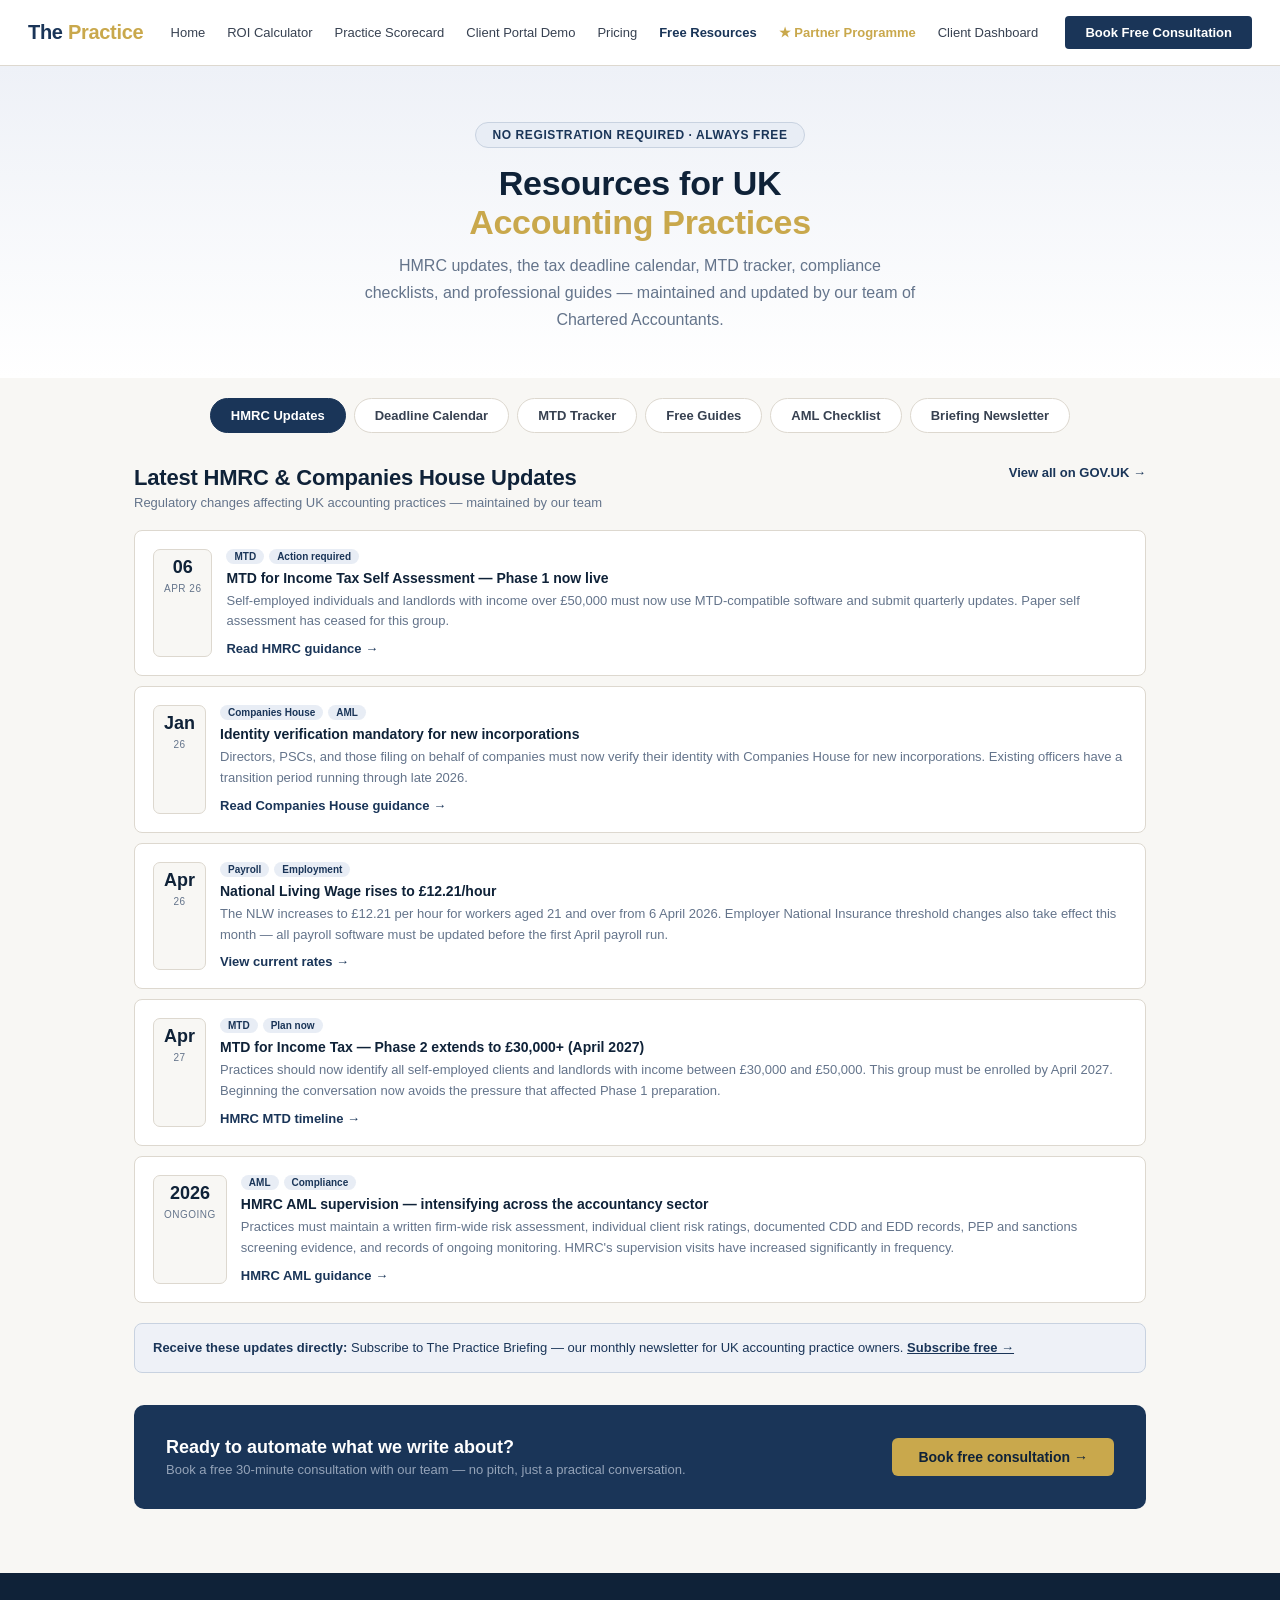
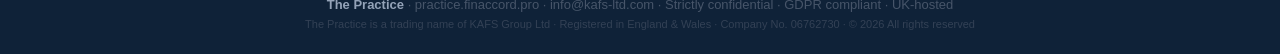
<file: resources.html>
<!DOCTYPE html>
<html lang="en">
<head>
<meta charset="UTF-8">
<meta name="viewport" content="width=device-width,initial-scale=1.0">
<title>Free Resources for UK Accounting Practices | The Practice</title>
<style>
*{box-sizing:border-box;margin:0;padding:0}
body{font-family:'Segoe UI',Georgia,sans-serif;background:#f8f7f4;color:#1a1a2e;min-height:100vh}
:root{--navy:#1a3558;--navy-dark:#0f2238;--gold:#c9a84c;--gold-dark:#a07830;--cream:#f8f7f4;--border:#ddd8cf;--muted:#64748b}
a{text-decoration:none;color:inherit}
/* NAV */
nav{border-bottom:1px solid var(--border);padding:16px 28px;background:#fff;position:sticky;top:0;z-index:100;display:flex;align-items:center;justify-content:space-between}
.logo{font-size:20px;font-weight:800;color:var(--navy);letter-spacing:-.3px}.logo span{color:var(--gold)}
.nav-links{display:flex;gap:22px;font-size:13px}
.nav-links a{color:#374151;transition:color .2s}.nav-links a:hover{color:var(--navy)}
.nav-links a.active{color:var(--navy);font-weight:600}
.nav-links a.partner{color:var(--gold);font-weight:600}
.nav-cta{font-size:13px;font-weight:700;background:var(--navy);color:#fff;padding:9px 20px;border-radius:4px}
/* HERO */
.hero{background:linear-gradient(180deg,#eef1f7 0%,#fff 100%);padding:56px 28px 44px;text-align:center}
.hero-badge{display:inline-block;background:#e8edf5;color:var(--navy);font-size:12px;font-weight:600;padding:5px 16px;border-radius:20px;margin-bottom:16px;letter-spacing:.6px;text-transform:uppercase;border:1px solid #c8d2e0}
.hero h1{font-size:34px;font-weight:800;color:var(--navy-dark);margin-bottom:10px;letter-spacing:-.3px}
.hero h1 span{color:var(--gold)}
.hero p{font-size:16px;color:var(--muted);max-width:560px;margin:0 auto;line-height:1.7}
/* TABS */
.tabs{display:flex;gap:8px;justify-content:center;flex-wrap:wrap;padding:20px 24px 0;max-width:1060px;margin:0 auto}
.tab{padding:9px 20px;border-radius:20px;font-size:13px;font-weight:600;cursor:pointer;border:1px solid var(--border);background:#fff;color:#374151;transition:all .2s}
.tab:hover{border-color:var(--navy);color:var(--navy)}
.tab.active{background:var(--navy);color:#fff;border-color:var(--navy)}
/* WRAP */
.wrap{max-width:1060px;margin:0 auto;padding:32px 24px}
.section{display:none}.section.active{display:block}
.sec-header{display:flex;justify-content:space-between;align-items:flex-start;margin-bottom:20px;flex-wrap:wrap;gap:12px}
.sec-header h2{font-size:22px;font-weight:800;color:var(--navy-dark);letter-spacing:-.2px}
.sec-header p{font-size:13px;color:var(--muted);margin-top:4px}
.sec-header a{font-size:13px;font-weight:600;color:var(--navy)}
/* CARDS GRID */
.cards{display:grid;grid-template-columns:repeat(auto-fill,minmax(290px,1fr));gap:18px;margin-bottom:28px}
.card{background:#fff;border:1px solid var(--border);border-radius:9px;padding:22px;transition:transform .2s;border-top:3px solid var(--navy)}
.card:hover{transform:translateY(-2px)}
.card-top{display:flex;align-items:flex-start;gap:12px;margin-bottom:10px}
.card-icon{font-size:26px;flex-shrink:0}
.card-title{font-size:14px;font-weight:700;color:var(--navy-dark);margin-bottom:2px}
.card-meta{font-size:11px;color:var(--muted)}
.card p{font-size:13px;color:var(--muted);line-height:1.6;margin-bottom:12px}
.card-link{font-size:13px;font-weight:600;color:var(--navy);display:inline-flex;align-items:center;gap:4px}
.tag{display:inline-block;font-size:10px;font-weight:700;padding:2px 8px;border-radius:10px;margin-bottom:7px}
.tag-free{background:#e8edf5;color:var(--navy)}
.tag-new{background:#fefce8;color:#78350f}
.tag-hmrc{background:#fff7ed;color:#9a3412}
/* DEADLINE CALENDAR */
.deadline-grid{display:grid;grid-template-columns:repeat(auto-fill,minmax(250px,1fr));gap:14px;margin-bottom:28px}
.dl-card{background:#fff;border:1px solid var(--border);border-radius:8px;padding:18px;position:relative;overflow:hidden}
.dl-card::before{content:'';position:absolute;left:0;top:0;bottom:0;width:4px}
.dl-card.urgent::before{background:#c0392b}
.dl-card.soon::before{background:var(--gold-dark)}
.dl-card.upcoming::before{background:#2d6a4f}
.dl-card.past::before{background:#d1d5db}
.dl-month{font-size:10px;font-weight:700;text-transform:uppercase;letter-spacing:.5px;margin-bottom:3px}
.urgent .dl-month{color:#c0392b}.soon .dl-month{color:var(--gold-dark)}.upcoming .dl-month{color:#2d6a4f}.past .dl-month{color:#94a3b8}
.dl-date{font-size:22px;font-weight:800;color:var(--navy-dark);margin-bottom:5px}
.past .dl-date{color:#94a3b8}
.dl-title{font-size:13px;font-weight:700;color:var(--navy-dark);margin-bottom:3px}
.past .dl-title{color:#94a3b8}
.dl-desc{font-size:12px;color:var(--muted);line-height:1.5}
.dl-badge{display:inline-block;font-size:10px;font-weight:700;padding:2px 8px;border-radius:10px;margin-top:7px}
.urgent .dl-badge{background:#fef2f2;color:#c0392b}
.soon .dl-badge{background:#fffbeb;color:var(--gold-dark)}
.upcoming .dl-badge{background:#f0fdf4;color:#2d6a4f}
.past .dl-badge{background:#f1f5f9;color:#94a3b8}
/* MTD TIMELINE */
.mtd-timeline{display:flex;flex-direction:column;gap:0;position:relative;margin-bottom:28px}
.mtd-timeline::before{content:'';position:absolute;left:20px;top:0;bottom:0;width:2px;background:var(--border)}
.mtd-item{display:flex;gap:20px;padding:0 0 26px;position:relative}
.mtd-dot{width:40px;height:40px;border-radius:50%;display:flex;align-items:center;justify-content:center;font-size:15px;flex-shrink:0;z-index:1;border:3px solid #fff}
.mtd-dot.done{background:#2d6a4f}
.mtd-dot.current{background:var(--navy);outline:2px solid var(--gold)}
.mtd-dot.next{background:var(--gold-dark)}
.mtd-dot.future{background:#e2e8f0}
.mtd-content{flex:1;padding-top:7px}
.mtd-date{font-size:10px;font-weight:700;text-transform:uppercase;letter-spacing:.5px;margin-bottom:3px}
.done .mtd-date{color:#2d6a4f}.current .mtd-date{color:var(--navy)}.next .mtd-date{color:var(--gold-dark)}.future .mtd-date{color:#94a3b8}
.mtd-title{font-size:15px;font-weight:700;color:var(--navy-dark);margin-bottom:5px}
.future .mtd-title{color:#94a3b8}
.mtd-desc{font-size:13px;color:var(--muted);line-height:1.6}
.mtd-status{display:inline-block;font-size:11px;font-weight:700;padding:3px 10px;border-radius:10px;margin-top:7px}
.done .mtd-status{background:#f0fdf4;color:#2d6a4f}
.current .mtd-status{background:#eef1f7;color:var(--navy)}
.next .mtd-status{background:#fffbeb;color:var(--gold-dark)}
.future .mtd-status{background:#f1f5f9;color:#64748b}
/* UPDATES */
.updates-list{display:flex;flex-direction:column;gap:10px;margin-bottom:20px}
.update-item{background:#fff;border:1px solid var(--border);border-radius:8px;padding:18px;display:flex;gap:14px}
.update-date{background:var(--cream);border-radius:7px;padding:7px 10px;text-align:center;flex-shrink:0;min-width:50px;border:1px solid var(--border)}
.update-date .day{font-size:18px;font-weight:800;color:var(--navy-dark);display:block}
.update-date .mo{font-size:10px;color:var(--muted);text-transform:uppercase;letter-spacing:.5px}
.update-body h3{font-size:14px;font-weight:700;color:var(--navy-dark);margin-bottom:5px}
.update-body p{font-size:13px;color:var(--muted);line-height:1.6;margin-bottom:7px}
.update-tags{display:flex;gap:5px;flex-wrap:wrap;margin-bottom:6px}
.update-tag{font-size:10px;font-weight:700;padding:2px 8px;border-radius:10px;background:#e8edf5;color:var(--navy)}
.update-link{font-size:13px;font-weight:600;color:var(--navy)}
/* AML CHECKLIST */
.checklist{background:#fff;border:1px solid var(--border);border-radius:10px;padding:28px;margin-bottom:28px}
.checklist h2{font-size:18px;font-weight:800;color:var(--navy-dark);margin-bottom:5px}
.checklist .sub{font-size:13px;color:var(--muted);margin-bottom:18px;line-height:1.6}
.cl-section{margin-bottom:18px}
.cl-section h3{font-size:11px;font-weight:700;text-transform:uppercase;letter-spacing:.8px;color:var(--muted);margin-bottom:8px;padding-bottom:5px;border-bottom:1px solid #f1f5f9}
.cl-item{display:flex;align-items:flex-start;gap:10px;margin-bottom:7px;font-size:13px;color:#374151;line-height:1.5}
.cl-item input{margin-top:2px;flex-shrink:0;width:15px;height:15px;accent-color:var(--navy)}
.print-btn{background:var(--navy);color:#fff;padding:10px 22px;border:none;border-radius:6px;font-size:13px;font-weight:700;cursor:pointer;display:inline-flex;align-items:center;gap:7px}
/* NEWSLETTER */
.newsletter-wrap{background:var(--navy-dark);border-radius:12px;padding:40px;margin-bottom:24px;color:#fff}
.newsletter-wrap h2{font-size:22px;font-weight:800;margin-bottom:8px;letter-spacing:-.2px}
.newsletter-wrap p{font-size:14px;color:#94a3b8;margin-bottom:16px;max-width:460px;line-height:1.7}
.nl-checklist{display:flex;flex-direction:column;gap:7px;margin-bottom:20px}
.nl-checklist span{font-size:13px;color:#94a3b8;display:flex;align-items:center;gap:7px}
.nl-checklist span::before{content:"✓";color:var(--gold);font-weight:700}
.nl-form{display:flex;gap:10px;flex-wrap:wrap}
.nl-form input{flex:1;min-width:200px;padding:11px 16px;border-radius:6px;border:none;font-size:14px;background:#1e3d66;color:#fff;font-family:inherit}
.nl-form input::placeholder{color:#64748b}
.nl-form input:focus{outline:2px solid var(--gold)}
.nl-form button{padding:11px 22px;background:var(--gold);color:var(--navy-dark);border:none;border-radius:6px;font-size:14px;font-weight:700;cursor:pointer}
.nl-form button:hover{background:var(--gold-dark)}
#nl-confirm{display:none;margin-top:10px;font-size:13px;color:var(--gold);font-weight:600}
/* EDITION CARDS */
.edition-card{background:#fff;border:1px solid var(--border);border-radius:9px;padding:22px;cursor:pointer;transition:all .2s;border-left:4px solid var(--navy)}
.edition-card:hover{border-color:var(--gold);transform:translateY(-1px)}
.edition-card h3{font-size:14px;font-weight:700;color:var(--navy-dark);margin-bottom:6px}
.edition-card p{font-size:13px;color:var(--muted);line-height:1.6;margin-bottom:8px}
.edition-card .read{font-size:13px;font-weight:600;color:var(--navy)}
/* MODAL */
.modal-overlay{display:none;position:fixed;top:0;left:0;right:0;bottom:0;background:rgba(10,20,40,.6);z-index:300;overflow-y:auto;padding:40px 20px}
.modal-box{background:#fff;border-radius:12px;max-width:720px;margin:0 auto;padding:40px;position:relative}
.modal-close{position:absolute;top:16px;right:20px;background:none;border:none;font-size:22px;cursor:pointer;color:var(--muted);line-height:1}
/* NOTICE BOXES */
.notice{border-radius:8px;padding:14px 18px;font-size:13px;line-height:1.6;margin-bottom:16px}
.notice-blue{background:#eef1f7;border:1px solid #c8d2e0;color:var(--navy)}
.notice-gold{background:#fffbeb;border:1px solid #fde68a;color:#78350f}
.notice-green{background:#f0fdf4;border:1px solid #bbf7d0;color:#166534}
/* CTA BAR */
.cta-bar{background:var(--navy);border-radius:10px;padding:32px;display:flex;align-items:center;justify-content:space-between;gap:16px;flex-wrap:wrap}
.cta-bar h2{font-size:18px;font-weight:800;color:#fff;margin-bottom:4px}
.cta-bar p{font-size:13px;color:#94a3b8}
.btn-gold{background:var(--gold);color:var(--navy-dark);font-size:14px;font-weight:700;padding:11px 26px;border-radius:6px;text-decoration:none;display:inline-block}
/* FOOTER */
footer{background:var(--navy-dark);padding:24px;text-align:center;margin-top:32px}
footer .main-footer{font-size:13px;color:#475569;margin-bottom:6px}
footer strong{color:#94a3b8}
footer .legal{font-size:11px;color:#334155;margin-top:5px}
@media print{nav,.tabs,.print-btn,.cta-bar,footer{display:none!important}}
@media(max-width:680px){.nav-links{display:none}.newsletter-wrap{padding:24px}}
</style>
</head>
<body>

<nav>
  <a href="index.html" class="logo">The <span>Practice</span></a>
  <div class="nav-links">
    <a href="index.html">Home</a>
    <a href="roi.html">ROI Calculator</a>
    <a href="scorecard.html">Practice Scorecard</a>
    <a href="portal.html">Client Portal Demo</a>
    <a href="pricing.html">Pricing</a>
    <a href="resources.html" class="active">Free Resources</a>
    <a href="pricing.html#partnership" class="partner">★ Partner Programme</a>
        <a href="dashboard.php">Client Dashboard</a>
  </div>
  <a href="booking.html" class="nav-cta">Book Free Consultation</a>
</nav>

<div class="hero">
  <div class="hero-badge">No registration required · Always free</div>
  <h1>Resources for UK<br><span>Accounting Practices</span></h1>
  <p>HMRC updates, the tax deadline calendar, MTD tracker, compliance checklists, and professional guides — maintained and updated by our team of Chartered Accountants.</p>
</div>

<div class="tabs">
  <div class="tab active" onclick="showTab('hmrc')">HMRC Updates</div>
  <div class="tab" onclick="showTab('deadlines')">Deadline Calendar</div>
  <div class="tab" onclick="showTab('mtd')">MTD Tracker</div>
  <div class="tab" onclick="showTab('guides')">Free Guides</div>
  <div class="tab" onclick="showTab('aml')">AML Checklist</div>
  <div class="tab" onclick="showTab('newsletter')">Briefing Newsletter</div>
</div>

<div class="wrap">

  <!-- HMRC UPDATES -->
  <div class="section active" id="sec-hmrc">
    <div class="sec-header">
      <div><h2>Latest HMRC &amp; Companies House Updates</h2><p>Regulatory changes affecting UK accounting practices — maintained by our team</p></div>
      <a href="https://www.gov.uk/government/organisations/hm-revenue-customs" target="_blank" style="font-size:13px;font-weight:600;color:var(--navy)">View all on GOV.UK →</a>
    </div>
    <div class="updates-list">
      <div class="update-item">
        <div class="update-date"><span class="day">06</span><span class="mo">Apr 26</span></div>
        <div class="update-body">
          <div class="update-tags"><span class="update-tag">MTD</span><span class="update-tag">Action required</span></div>
          <h3>MTD for Income Tax Self Assessment — Phase 1 now live</h3>
          <p>Self-employed individuals and landlords with income over £50,000 must now use MTD-compatible software and submit quarterly updates. Paper self assessment has ceased for this group.</p>
          <a href="https://www.gov.uk/guidance/use-making-tax-digital-for-income-tax" target="_blank" class="update-link">Read HMRC guidance →</a>
        </div>
      </div>
      <div class="update-item">
        <div class="update-date"><span class="day">Jan</span><span class="mo">26</span></div>
        <div class="update-body">
          <div class="update-tags"><span class="update-tag">Companies House</span><span class="update-tag">AML</span></div>
          <h3>Identity verification mandatory for new incorporations</h3>
          <p>Directors, PSCs, and those filing on behalf of companies must now verify their identity with Companies House for new incorporations. Existing officers have a transition period running through late 2026.</p>
          <a href="https://www.gov.uk/guidance/identity-verification-for-companies-house" target="_blank" class="update-link">Read Companies House guidance →</a>
        </div>
      </div>
      <div class="update-item">
        <div class="update-date"><span class="day">Apr</span><span class="mo">26</span></div>
        <div class="update-body">
          <div class="update-tags"><span class="update-tag">Payroll</span><span class="update-tag">Employment</span></div>
          <h3>National Living Wage rises to £12.21/hour</h3>
          <p>The NLW increases to £12.21 per hour for workers aged 21 and over from 6 April 2026. Employer National Insurance threshold changes also take effect this month — all payroll software must be updated before the first April payroll run.</p>
          <a href="https://www.gov.uk/national-minimum-wage-rates" target="_blank" class="update-link">View current rates →</a>
        </div>
      </div>
      <div class="update-item">
        <div class="update-date"><span class="day">Apr</span><span class="mo">27</span></div>
        <div class="update-body">
          <div class="update-tags"><span class="update-tag">MTD</span><span class="update-tag">Plan now</span></div>
          <h3>MTD for Income Tax — Phase 2 extends to £30,000+ (April 2027)</h3>
          <p>Practices should now identify all self-employed clients and landlords with income between £30,000 and £50,000. This group must be enrolled by April 2027. Beginning the conversation now avoids the pressure that affected Phase 1 preparation.</p>
          <a href="https://www.gov.uk/guidance/check-when-to-sign-up-for-making-tax-digital-for-income-tax" target="_blank" class="update-link">HMRC MTD timeline →</a>
        </div>
      </div>
      <div class="update-item">
        <div class="update-date"><span class="day">2026</span><span class="mo">ongoing</span></div>
        <div class="update-body">
          <div class="update-tags"><span class="update-tag">AML</span><span class="update-tag">Compliance</span></div>
          <h3>HMRC AML supervision — intensifying across the accountancy sector</h3>
          <p>Practices must maintain a written firm-wide risk assessment, individual client risk ratings, documented CDD and EDD records, PEP and sanctions screening evidence, and records of ongoing monitoring. HMRC's supervision visits have increased significantly in frequency.</p>
          <a href="https://www.gov.uk/guidance/money-laundering-regulations-accountancy-sector-guidance" target="_blank" class="update-link">HMRC AML guidance →</a>
        </div>
      </div>
    </div>
    <div class="notice notice-blue"><strong>Receive these updates directly:</strong> Subscribe to The Practice Briefing — our monthly newsletter for UK accounting practice owners. <a href="#" onclick="showTab('newsletter');return false;" style="font-weight:700;text-decoration:underline;color:var(--navy)">Subscribe free →</a></div>
  </div>

  <!-- DEADLINES -->
  <div class="section" id="sec-deadlines">
    <div class="sec-header"><div><h2>2025/26 Tax Deadline Calendar</h2><p>Key filing and payment deadlines for UK accounting practices</p></div></div>
    <div class="deadline-grid">
      <div class="dl-card past"><div class="dl-month">January 2026</div><div class="dl-date">31 Jan</div><div class="dl-title">Self Assessment online deadline</div><div class="dl-desc">SA returns for 2024/25 + balancing payment + first 2025/26 payment on account.</div><div class="dl-badge">Passed</div></div>
      <div class="dl-card past"><div class="dl-month">February 2026</div><div class="dl-date">19 Feb</div><div class="dl-title">PAYE/NIC due (paper)</div><div class="dl-desc">PAYE, NIC, CIS and student loan deductions for month ending 5 February 2026.</div><div class="dl-badge">Passed</div></div>
      <div class="dl-card past"><div class="dl-month">March 2026</div><div class="dl-date">31 Mar</div><div class="dl-title">Corporation Tax — Dec year ends</div><div class="dl-desc">Corporation tax due for companies with 31 December 2025 year end.</div><div class="dl-badge">Passed</div></div>
      <div class="dl-card urgent"><div class="dl-month">April 2026</div><div class="dl-date">5 Apr</div><div class="dl-title">End of 2025/26 tax year</div><div class="dl-desc">Final opportunity to use 2025/26 allowances: ISA, pension annual allowance, CGT exempt amount.</div><div class="dl-badge">This month</div></div>
      <div class="dl-card urgent"><div class="dl-month">April 2026</div><div class="dl-date">19 Apr</div><div class="dl-title">Final PAYE — 2025/26 year</div><div class="dl-desc">PAYE, NIC and CIS deductions for the final month of the 2025/26 tax year.</div><div class="dl-badge">This month</div></div>
      <div class="dl-card soon"><div class="dl-month">May 2026</div><div class="dl-date">31 May</div><div class="dl-title">P60 issued to all employees</div><div class="dl-desc">Employees must receive their P60 for 2025/26 by 31 May. P11D expenses and benefits returns due 6 July.</div><div class="dl-badge">Next month</div></div>
      <div class="dl-card soon"><div class="dl-month">June 2026</div><div class="dl-date">30 Jun</div><div class="dl-title">Corporation Tax — Mar year ends</div><div class="dl-desc">Nine-month payment deadline for companies with 31 March 2026 year end.</div><div class="dl-badge">2 months</div></div>
      <div class="dl-card upcoming"><div class="dl-month">July 2026</div><div class="dl-date">6 Jul</div><div class="dl-title">P11D expenses &amp; benefits</div><div class="dl-desc">Submit P11D forms for all employees with taxable benefits in kind for the 2025/26 tax year.</div><div class="dl-badge">3 months</div></div>
      <div class="dl-card upcoming"><div class="dl-month">July 2026</div><div class="dl-date">31 Jul</div><div class="dl-title">Second payment on account</div><div class="dl-desc">Second self assessment payment on account for the 2025/26 tax year.</div><div class="dl-badge">3 months</div></div>
      <div class="dl-card upcoming"><div class="dl-month">October 2026</div><div class="dl-date">31 Oct</div><div class="dl-title">Paper SA return deadline</div><div class="dl-desc">Paper self assessment return for 2025/26. Online deadline remains 31 January 2027.</div><div class="dl-badge">7 months</div></div>
      <div class="dl-card upcoming"><div class="dl-month">January 2027</div><div class="dl-date">31 Jan</div><div class="dl-title">Online SA return + payment</div><div class="dl-desc">Online SA return for 2025/26. Balancing payment + first 2026/27 payment on account.</div><div class="dl-badge">10 months</div></div>
    </div>
    <div class="notice notice-gold"><strong>Note:</strong> Dates shown are standard deadlines. Always verify with HMRC as dates shift when they fall on weekends or bank holidays. Corporation tax payment dates vary by company accounting period end.</div>
  </div>

  <!-- MTD TRACKER -->
  <div class="section" id="sec-mtd">
    <div class="sec-header"><div><h2>Making Tax Digital — Full Timeline</h2><p>Where we are and what your practice needs to plan for next</p></div></div>
    <div class="mtd-timeline">
      <div class="mtd-item done"><div class="mtd-dot done">✓</div><div class="mtd-content"><div class="mtd-date done">April 2019</div><div class="mtd-title">MTD for VAT — businesses above the VAT threshold</div><div class="mtd-desc">Mandatory for VAT-registered businesses with taxable turnover above £85,000. Digital records and MTD-compatible software required.</div><div class="mtd-status done">Complete</div></div></div>
      <div class="mtd-item done"><div class="mtd-dot done">✓</div><div class="mtd-content"><div class="mtd-date done">April 2022</div><div class="mtd-title">MTD for VAT — all VAT-registered businesses</div><div class="mtd-desc">Extended to all VAT-registered businesses regardless of turnover, including those voluntarily registered below the threshold.</div><div class="mtd-status done">Complete — mandatory for all</div></div></div>
      <div class="mtd-item current"><div class="mtd-dot current">▶</div><div class="mtd-content"><div class="mtd-date current">April 2026 — Now live</div><div class="mtd-title">MTD for Income Tax — Phase 1 (income over £50,000)</div><div class="mtd-desc">Self-employed individuals and landlords with gross income over £50,000 must now maintain digital records and submit quarterly updates to HMRC using MTD-compatible software. Paper self assessment has ceased for this group.</div><div class="mtd-status current">Live — clients must be enrolled now</div></div></div>
      <div class="mtd-item next"><div class="mtd-dot next">!</div><div class="mtd-content"><div class="mtd-date next">April 2027 — Plan now</div><div class="mtd-title">MTD for Income Tax — Phase 2 (income over £30,000)</div><div class="mtd-desc">Extends to self-employed individuals and landlords with income over £30,000. This group is significantly larger than Phase 1. Practices should identify all affected clients now and begin migration planning. Leaving this until 2027 will create significant workload pressure.</div><div class="mtd-status next">12 months — identify clients now</div></div></div>
      <div class="mtd-item future"><div class="mtd-dot future">○</div><div class="mtd-content"><div class="mtd-date future">April 2028 — Confirmed in principle</div><div class="mtd-title">MTD for Income Tax — Phase 3 (income over £20,000)</div><div class="mtd-desc">Further extension to individuals with income over £20,000. Date confirmed in principle by HMRC subject to review. General partnerships also expected to be mandated in a future phase — no date confirmed.</div><div class="mtd-status future">Monitor HMRC announcements</div></div></div>
      <div class="mtd-item future"><div class="mtd-dot future">○</div><div class="mtd-content"><div class="mtd-date future">Date not yet confirmed</div><div class="mtd-title">MTD for Corporation Tax</div><div class="mtd-desc">MTD for Corporation Tax is under active development by HMRC. A pilot programme has run and is under review. No mandatory date has been confirmed. Practices should monitor HMRC's Making Tax Digital for Corporation Tax consultation pages.</div><div class="mtd-status future">No mandatory date set</div></div></div>
    </div>
    <div class="notice notice-blue"><strong>We can automate your MTD client migration process.</strong> A structured communication and document collection workflow for identifying, notifying, and tracking your affected clients — built and maintained by our team. <a href="booking.html" style="font-weight:700;text-decoration:underline;color:var(--navy)">Book a free consultation →</a></div>
  </div>

  <!-- FREE GUIDES -->
  <div class="section" id="sec-guides">
    <div class="sec-header"><div><h2>Free Guides &amp; Practice Resources</h2><p>Practical materials for UK accounting practice owners — no registration required</p></div></div>
    <div class="cards">
      <div class="card"><div class="card-top"><div class="card-icon">📊</div><div><div class="card-title">How Much Is Manual Admin Costing Your Practice?</div><div class="card-meta">Interactive calculator</div></div></div><span class="tag tag-free">Free to use</span><p>A step-by-step calculation to quantify exactly what your practice spends on manual onboarding, document chasing, and compliance admin — expressed in staff hours and annual cost.</p><a href="roi.html" class="card-link">Use the calculator →</a></div>
      <div class="card"><div class="card-top"><div class="card-icon">✅</div><div><div class="card-title">AML/KYC Compliance Checklist</div><div class="card-meta">Printable · Compliance edition</div></div></div><span class="tag tag-free">Free to use</span><p>A complete AML compliance checklist covering customer due diligence, enhanced due diligence, PEP screening, source of funds, and ongoing monitoring — ready for every new client engagement.</p><a href="#" onclick="showTab('aml');return false;" class="card-link">View &amp; print →</a></div>
      <div class="card"><div class="card-top"><div class="card-icon">🔍</div><div><div class="card-title">Practice Automation Scorecard</div><div class="card-meta">10-question assessment</div></div></div><span class="tag tag-free">Free to use</span><p>Score your practice's operational readiness out of 50. Identifies your top three automation priorities with specific, actionable recommendations from our team.</p><a href="scorecard.html" class="card-link">Take the scorecard →</a></div>
      <div class="card"><div class="card-top"><div class="card-icon">📅</div><div><div class="card-title">Five Workflows Every Practice Should Have Before 2027</div><div class="card-meta">Professional guide</div></div></div><span class="tag tag-new">New</span><p>The five highest-impact operational improvements for UK accounting practices — ranked by time saved, ease of implementation, and measurable return. Includes before-and-after workflow comparisons.</p><a href="booking.html" class="card-link">Discuss with our team →</a></div>
      <div class="card"><div class="card-top"><div class="card-icon">🏦</div><div><div class="card-title">MTD Client Communication Template</div><div class="card-meta">Letter template</div></div></div><span class="tag tag-hmrc">HMRC related</span><p>A professionally drafted letter to inform affected clients of their MTD for ITSA obligations, what is required of them, and how your practice will support them through the transition.</p><a href="booking.html" class="card-link">Request this template →</a></div>
      <div class="card"><div class="card-top"><div class="card-icon">💰</div><div><div class="card-title">Creating New Revenue Streams in Your Practice</div><div class="card-meta">Strategy guide · 2026</div></div></div><span class="tag tag-new">New</span><p>How UK accounting practices are adding meaningful new income by offering financial modelling, advisory services, and technology-enabled services to their existing client base — without additional headcount.</p><a href="pricing.html#partnership" class="card-link">See our Partner Programme →</a></div>
    </div>
  </div>

  <!-- AML CHECKLIST -->
  <div class="section" id="sec-aml">
    <div class="checklist">
      <div style="display:flex;justify-content:space-between;align-items:flex-start;flex-wrap:wrap;gap:12px;margin-bottom:16px">
        <div><h2>AML/KYC Client Onboarding Checklist</h2><p class="sub">For use with every new client engagement. Complete each item and retain a copy on the client file.</p></div>
        <button class="print-btn" onclick="window.print()">🖨️ Print checklist</button>
      </div>
      <div class="cl-section"><h3>1. Customer Due Diligence</h3>
        <div class="cl-item"><input type="checkbox"><label>Full legal name verified against government-issued photo ID</label></div>
        <div class="cl-item"><input type="checkbox"><label>Date of birth confirmed</label></div>
        <div class="cl-item"><input type="checkbox"><label>Current residential address verified — utility bill or bank statement dated within three months</label></div>
        <div class="cl-item"><input type="checkbox"><label>National Insurance number collected where applicable</label></div>
        <div class="cl-item"><input type="checkbox"><label>For companies: Certificate of Incorporation obtained</label></div>
        <div class="cl-item"><input type="checkbox"><label>For companies: Confirmation of registered office address</label></div>
        <div class="cl-item"><input type="checkbox"><label>For companies: Full list of directors verified</label></div>
        <div class="cl-item"><input type="checkbox"><label>For companies: Persons with Significant Control identified and verified</label></div>
      </div>
      <div class="cl-section"><h3>2. Risk Assessment</h3>
        <div class="cl-item"><input type="checkbox"><label>Client risk rating assigned and documented — Low, Medium, or High</label></div>
        <div class="cl-item"><input type="checkbox"><label>Nature of business and services assessed for money laundering and terrorist financing risk</label></div>
        <div class="cl-item"><input type="checkbox"><label>Geographic risk assessed — domestic, international, or high-risk jurisdictions</label></div>
        <div class="cl-item"><input type="checkbox"><label>Source of funds established and documented</label></div>
        <div class="cl-item"><input type="checkbox"><label>Source of wealth established for higher-risk clients</label></div>
      </div>
      <div class="cl-section"><h3>3. PEP &amp; Sanctions Screening</h3>
        <div class="cl-item"><input type="checkbox"><label>Client screened against Politically Exposed Person lists</label></div>
        <div class="cl-item"><input type="checkbox"><label>Client screened against UK and international sanctions lists — OFSI, UN, EU</label></div>
        <div class="cl-item"><input type="checkbox"><label>Adverse media check completed</label></div>
        <div class="cl-item"><input type="checkbox"><label>Screening results recorded with date and source</label></div>
      </div>
      <div class="cl-section"><h3>4. Enhanced Due Diligence — High-risk clients only</h3>
        <div class="cl-item"><input type="checkbox"><label>Additional identity documentation obtained</label></div>
        <div class="cl-item"><input type="checkbox"><label>Enhanced source of funds and wealth documentation gathered</label></div>
        <div class="cl-item"><input type="checkbox"><label>Senior management approval obtained before engagement commences</label></div>
        <div class="cl-item"><input type="checkbox"><label>Enhanced ongoing monitoring procedures established</label></div>
      </div>
      <div class="cl-section"><h3>5. Documentation &amp; File Completion</h3>
        <div class="cl-item"><input type="checkbox"><label>All CDD documents copied and filed securely</label></div>
        <div class="cl-item"><input type="checkbox"><label>Engagement letter signed by client and retained on file</label></div>
        <div class="cl-item"><input type="checkbox"><label>Client risk assessment record created</label></div>
        <div class="cl-item"><input type="checkbox"><label>Date of onboarding completion recorded</label></div>
        <div class="cl-item"><input type="checkbox"><label>Next review date set — annually for standard clients, six-monthly for high-risk</label></div>
      </div>
      <div class="notice notice-blue" style="margin-top:12px"><strong>This entire checklist can be completed and filed automatically</strong> through our client onboarding system — no manual ticking, full audit trail, compliant record-keeping. <a href="booking.html" style="font-weight:700;text-decoration:underline;color:var(--navy)">See a demonstration →</a></div>
    </div>
  </div>

  <!-- NEWSLETTER -->
  <div class="section" id="sec-newsletter">
    <div class="sec-header"><div><h2>The Practice Briefing</h2><p>Monthly professional digest for UK accounting practice owners</p></div></div>
    <div class="newsletter-wrap">
      <h2>Stay informed. Stay ahead.</h2>
      <p>Monthly email covering regulatory updates, deadline reminders, MTD developments, and one practical improvement idea for your practice — written by Chartered Accountants, not content teams.</p>
      <div class="nl-checklist">
        <span>HMRC and Companies House regulatory updates</span>
        <span>Monthly filing deadline reminders</span>
        <span>MTD preparation guidance for your client base</span>
        <span>One practical practice improvement each month</span>
        <span>No marketing. No third parties. Unsubscribe any time.</span>
      </div>
      <div class="nl-form">
        <input type="email" id="nl-email" placeholder="your@practicemail.co.uk">
        <button onclick="subNL()">Subscribe — it's free</button>
      </div>
      <div id="nl-confirm">✓ Thank you — your first edition will arrive shortly.</div>
    </div>

    <div style="display:grid;grid-template-columns:repeat(auto-fill,minmax(280px,1fr));gap:16px">
      <div class="edition-card" onclick="showEd('mar26')">
        <h3>March 2026 — MTD Phase 1 is live</h3>
        <p>MTD Phase 1 mandatory action guide. Companies House identity verification update. April payroll deadlines and NLW rate confirmed.</p>
        <span class="read">Read full edition →</span>
      </div>
      <div class="edition-card" onclick="showEd('feb26')">
        <h3>February 2026 — Post Self Assessment</h3>
        <p>Self Assessment season debrief. Five practice improvements before April. Spring Budget preview and what to monitor for practices.</p>
        <span class="read">Read full edition →</span>
      </div>
      <div class="edition-card" onclick="showEd('jan26')">
        <h3>January 2026 — Deadline Preparation</h3>
        <p>Practical 31 January action checklist. Identifying MTD Phase 1 clients. HMRC AML supervision — what must be in place.</p>
        <span class="read">Read full edition →</span>
      </div>
    </div>
  </div>

  <!-- CTA -->
  <div class="cta-bar" style="margin-top:32px">
    <div><h2>Ready to automate what we write about?</h2><p>Book a free 30-minute consultation with our team — no pitch, just a practical conversation.</p></div>
    <a href="booking.html" class="btn-gold">Book free consultation →</a>
  </div>

</div>

<!-- NEWSLETTER MODAL -->
<div class="modal-overlay" id="ed-overlay">
  <div class="modal-box">
    <button class="modal-close" onclick="closeEd()">✕</button>
    <div id="ed-content"></div>
  </div>
</div>

<footer>
  <p class="main-footer"><strong>The Practice</strong> · practice.finaccord.pro · info@kafs-ltd.com · Strictly confidential · GDPR compliant · UK-hosted</p>
  <p class="legal">The Practice is a trading name of KAFS Group Ltd · Registered in England &amp; Wales · Company No. 06762730 · © 2026 All rights reserved</p>
</footer>

<script>
function showTab(id){
  const ids=['hmrc','deadlines','mtd','guides','aml','newsletter'];
  document.querySelectorAll('.tab').forEach((t,i)=>t.classList.toggle('active',ids[i]===id));
  document.querySelectorAll('.section').forEach(s=>s.classList.toggle('active',s.id==='sec-'+id));
  window.scrollTo({top:document.querySelector('.tabs').offsetTop-70,behavior:'smooth'});
}
function subNL(){
  const e=document.getElementById('nl-email').value.trim();
  if(!e||!e.includes('@')){alert('Please enter a valid email address.');return;}
  document.getElementById('nl-confirm').style.display='block';
  document.getElementById('nl-email').value='';
}
const eds={
  mar26:`<p style="font-size:11px;color:var(--muted);text-transform:uppercase;letter-spacing:.5px;margin-bottom:6px">The Practice Briefing · March 2026</p>
  <h2 style="font-size:22px;font-weight:800;color:var(--navy-dark);margin-bottom:20px;border-bottom:2px solid var(--navy);padding-bottom:14px">MTD Phase 1 is live. Here is what every practice must act on now.</h2>
  <p style="font-size:15px;color:#374151;line-height:1.8;margin-bottom:18px">Making Tax Digital for Income Tax entered mandatory operation on 6 April 2026 for self-employed individuals and landlords with gross income over £50,000. If your practice has not already enrolled every affected client, this is your most urgent action this month.</p>
  <h3 style="font-size:15px;font-weight:700;color:var(--navy-dark);margin-bottom:8px">Three things to act on this week</h3>
  <p style="font-size:14px;color:#374151;line-height:1.8;margin-bottom:16px">First, run your client list against the £50,000 threshold using 2024/25 income figures. Any client above this level who is not yet enrolled in MTD-compatible software is at risk of penalties. Second, confirm that each affected client is actively submitting quarterly updates — enrolment alone is not sufficient. Third, document your practice's MTD migration process so new clients joining mid-year are handled consistently.</p>
  <h3 style="font-size:15px;font-weight:700;color:var(--navy-dark);margin-bottom:8px">Companies House identity verification</h3>
  <p style="font-size:14px;color:#374151;line-height:1.8;margin-bottom:16px">Mandatory for new incorporations from January 2026. Existing officers have a transition window through late 2026. Practices filing confirmation statements on behalf of clients will need verified identity on record. Begin collecting documentation now.</p>
  <h3 style="font-size:15px;font-weight:700;color:var(--navy-dark);margin-bottom:8px">April payroll — confirmed figures</h3>
  <p style="font-size:14px;color:#374151;line-height:1.8;margin-bottom:16px">National Living Wage rises to £12.21/hour for workers aged 21 and over from 6 April. Employer National Insurance secondary threshold also changes. All payroll software must be updated before the first April payroll run.</p>
  <div style="background:#eef1f7;border-radius:7px;padding:14px;font-size:13px;color:var(--navy);margin-top:8px"><strong>Next edition:</strong> MTD Phase 2 preparation — a client identification and communication checklist for the 30,000–50,000 income band.</div>`,
  feb26:`<p style="font-size:11px;color:var(--muted);text-transform:uppercase;letter-spacing:.5px;margin-bottom:6px">The Practice Briefing · February 2026</p>
  <h2 style="font-size:22px;font-weight:800;color:var(--navy-dark);margin-bottom:20px;border-bottom:2px solid var(--navy);padding-bottom:14px">Self Assessment is over. Here is what to improve before you do it again.</h2>
  <p style="font-size:15px;color:#374151;line-height:1.8;margin-bottom:18px">The 31 January deadline has passed. Before your team moves on entirely, this is exactly the right moment to identify recurring problems while the experience is still fresh. Practices that improve year on year are not those that work harder — they are those that fix the same three or four issues systematically.</p>
  <h3 style="font-size:15px;font-weight:700;color:var(--navy-dark);margin-bottom:8px">Five questions worth asking your team this week</h3>
  <p style="font-size:14px;color:#374151;line-height:1.8;margin-bottom:16px">Which clients caused the most last-minute problems and why? How many hours did the team spend chasing documents in January? Were there any AML or engagement letter gaps discovered under deadline pressure? How many clients still needed manual intervention that a better process would have prevented? And — which tasks took the longest that a well-designed workflow could have shortened?</p>
  <h3 style="font-size:15px;font-weight:700;color:var(--navy-dark);margin-bottom:8px">Five improvements to make before April</h3>
  <p style="font-size:14px;color:#374151;line-height:1.8;margin-bottom:16px">Standardise your document request process. Create a single AML checklist followed identically by every staff member. Move engagement letters to digital signature. Build an early-warning system for clients who are historically slow. Draft a new client onboarding checklist covering everything from first contact to ready-to-work file.</p>
  <div style="background:#eef1f7;border-radius:7px;padding:14px;font-size:13px;color:var(--navy);margin-top:8px"><strong>Next edition:</strong> MTD Phase 1 goes live. A full action checklist for practice owners.</div>`,
  jan26:`<p style="font-size:11px;color:var(--muted);text-transform:uppercase;letter-spacing:.5px;margin-bottom:6px">The Practice Briefing · January 2026</p>
  <h2 style="font-size:22px;font-weight:800;color:var(--navy-dark);margin-bottom:20px;border-bottom:2px solid var(--navy);padding-bottom:14px">31 January is three weeks away. Here is what matters most.</h2>
  <p style="font-size:15px;color:#374151;line-height:1.8;margin-bottom:18px">January is the month that exposes every weakness in a practice's processes. Document management, client communication, staff capacity, and compliance rigour all come under pressure simultaneously. This edition focuses on the practical steps that make the next three weeks manageable.</p>
  <h3 style="font-size:15px;font-weight:700;color:var(--navy-dark);margin-bottom:8px">Your 31 January action checklist</h3>
  <p style="font-size:14px;color:#374151;line-height:1.8;margin-bottom:16px">Run a full outstanding list now — every client whose return is not complete. Categorise them: missing documents, missing information, awaiting client review, or queued for submission. Each category needs a different action. Clients with missing documents should receive a clear deadline letter today rather than another gentle reminder. Clients who have not responded to three or more requests should be contacted by telephone this week.</p>
  <h3 style="font-size:15px;font-weight:700;color:var(--navy-dark);margin-bottom:8px">MTD Phase 1 — identifying your affected clients now</h3>
  <p style="font-size:14px;color:#374151;line-height:1.8;margin-bottom:16px">From 6 April 2026 — just three months away — every self-employed client and landlord with income over £50,000 must be enrolled in MTD-compatible software. Pull your client list, identify every individual above the threshold, and begin the conversation now. Clients who leave this until March will create significant pressure on your team.</p>
  <h3 style="font-size:15px;font-weight:700;color:var(--navy-dark);margin-bottom:8px">HMRC AML supervision — what your practice must have in place</h3>
  <p style="font-size:14px;color:#374151;line-height:1.8;margin-bottom:16px">A compliant practice needs: a written firm-wide risk assessment, individual client risk ratings, documented CDD and EDD records, PEP and sanctions screening evidence, and records of ongoing monitoring. If any of these are missing or inconsistent across your client base, January is a reasonable time to begin correcting this while processes are under active review.</p>
  <div style="background:#eef1f7;border-radius:7px;padding:14px;font-size:13px;color:var(--navy);margin-top:8px"><strong>Next edition:</strong> Self Assessment season debrief and five practice improvements to make before April.</div>`
};
function showEd(id){
  document.getElementById('ed-content').innerHTML=eds[id];
  document.getElementById('ed-overlay').style.display='block';
  document.body.style.overflow='hidden';
}
function closeEd(){
  document.getElementById('ed-overlay').style.display='none';
  document.body.style.overflow='';
}
</script>
</body>
</html>
</file>
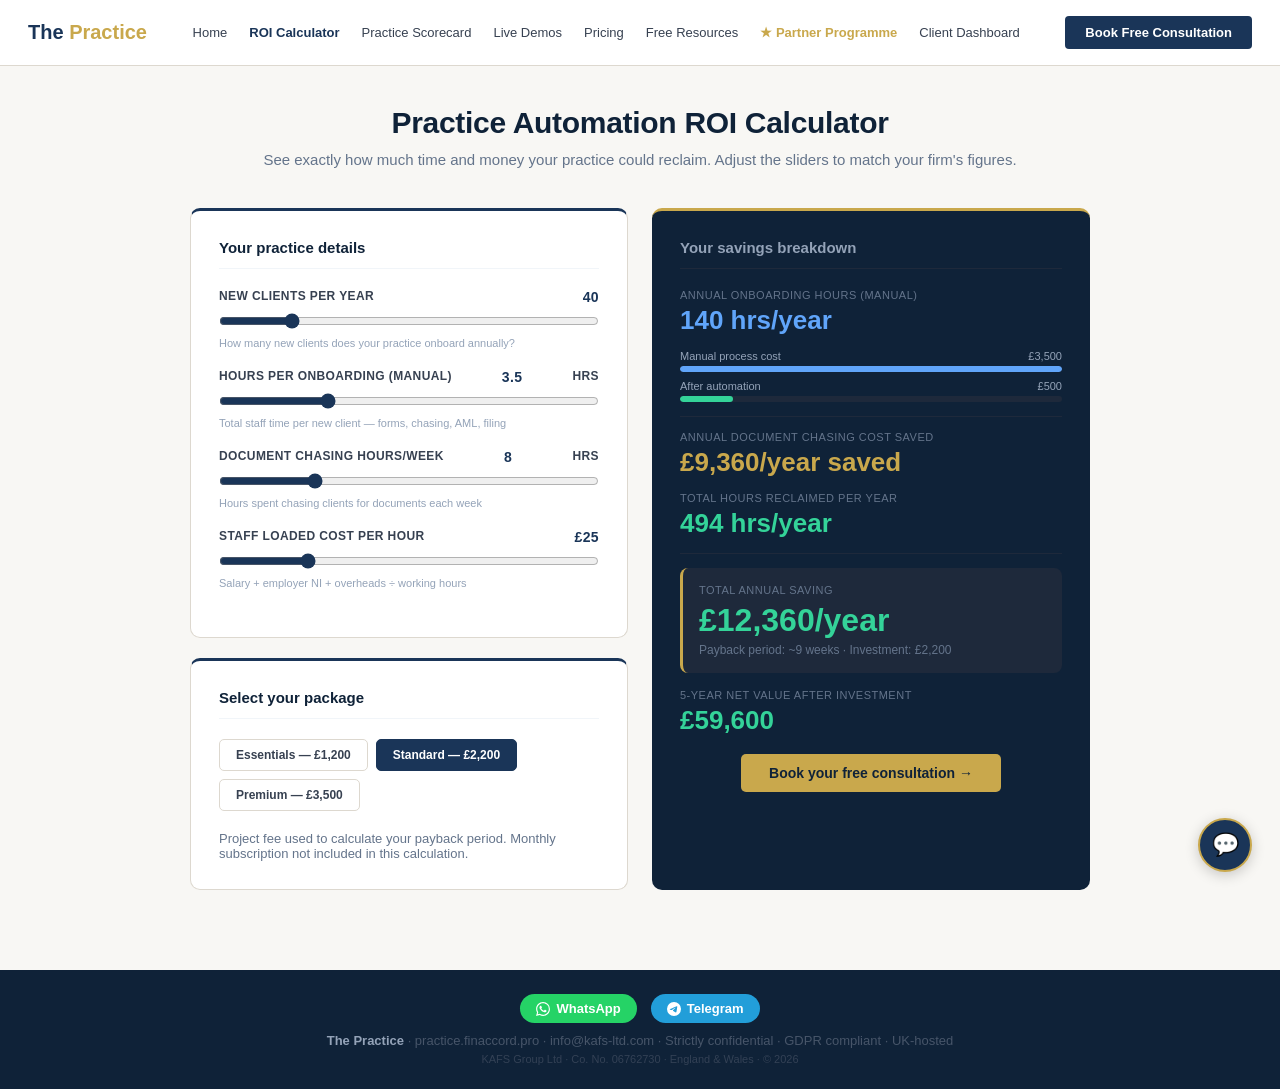
<file: roi.html>
<!DOCTYPE html>
<html lang="en">
<head>
<meta charset="UTF-8">
<meta name="viewport" content="width=device-width,initial-scale=1.0">
<title>Practice ROI Calculator | The Practice</title>
<style>
*{box-sizing:border-box;margin:0;padding:0}
body{font-family:'Segoe UI',Georgia,sans-serif;background:#f8f7f4;color:#1a1a2e;min-height:100vh}
:root{--navy:#1a3558;--navy-dark:#0f2238;--gold:#c9a84c;--gold-dark:#a07830;--cream:#f8f7f4;--border:#ddd8cf;--muted:#64748b;--green:#2d6a4f}
a{text-decoration:none;color:inherit}
nav{border-bottom:1px solid var(--border);padding:16px 28px;background:#fff;position:sticky;top:0;z-index:100;display:flex;align-items:center;justify-content:space-between}
.logo{font-size:20px;font-weight:800;color:var(--navy)}.logo span{color:var(--gold)}
.nav-links{display:flex;gap:22px;font-size:13px}
.nav-links a{color:#374151}.nav-links a:hover{color:var(--navy)}
.nav-links a.active{color:var(--navy);font-weight:600}
.nav-links a.partner{color:var(--gold);font-weight:600}
.nav-cta{font-size:13px;font-weight:700;background:var(--navy);color:#fff;padding:9px 20px;border-radius:4px}
.page-body{padding:40px 16px}
.wrap{max-width:900px;margin:0 auto}
h1{font-size:30px;font-weight:800;color:var(--navy-dark);text-align:center;margin-bottom:8px;letter-spacing:-.3px}
.sub{text-align:center;color:var(--muted);font-size:15px;margin-bottom:36px;line-height:1.6}
.grid{display:grid;grid-template-columns:1fr 1fr;gap:24px}
.card{background:#fff;border:1px solid var(--border);border-radius:10px;padding:28px;border-top:3px solid var(--navy)}
.card h2{font-size:15px;font-weight:700;color:var(--navy-dark);margin-bottom:20px;padding-bottom:12px;border-bottom:1px solid #f1f5f9}
.field{margin-bottom:20px}
.field label{display:flex;justify-content:space-between;font-size:12px;font-weight:700;color:#374151;margin-bottom:8px;text-transform:uppercase;letter-spacing:.4px}
.field label span{color:var(--navy);font-weight:800;font-size:14px;text-transform:none}
input[type=range]{width:100%;accent-color:var(--navy)}
.field-note{font-size:11px;color:#94a3b8;margin-top:4px}
.pkg-select{display:flex;gap:8px;margin-bottom:20px;flex-wrap:wrap}
.pkg-btn{padding:8px 16px;border-radius:5px;border:1px solid var(--border);background:#fff;font-size:12px;font-weight:700;cursor:pointer;color:#374151;transition:all .2s}
.pkg-btn.active{background:var(--navy);color:#fff;border-color:var(--navy)}
.results{background:var(--navy-dark);border-radius:10px;padding:28px;color:#fff;border-top:3px solid var(--gold)}
.results h2{font-size:15px;font-weight:700;color:#94a3b8;margin-bottom:20px;padding-bottom:12px;border-bottom:1px solid #1e293b}
.metric{margin-bottom:14px}
.metric-label{font-size:11px;color:#64748b;text-transform:uppercase;letter-spacing:.5px;margin-bottom:4px}
.metric-value{font-size:26px;font-weight:800;color:#60a5fa}
.metric-value.green{color:#34d399}
.metric-value.amber{color:var(--gold)}
.divider{height:1px;background:#1e293b;margin:14px 0}
.highlight{background:#1e293b;border-radius:8px;padding:16px;margin-top:14px;border-left:3px solid var(--gold)}
.highlight-label{font-size:11px;color:#64748b;text-transform:uppercase;letter-spacing:.5px;margin-bottom:6px}
.highlight-value{font-size:32px;font-weight:800;color:#34d399}
.highlight-sub{font-size:12px;color:#64748b;margin-top:4px}
.bar-wrap{margin-top:8px}
.bar-label{display:flex;justify-content:space-between;font-size:11px;color:#94a3b8;margin-bottom:4px}
.bar-bg{height:6px;background:#1e293b;border-radius:3px;overflow:hidden}
.bar-fill{height:100%;border-radius:3px;transition:width .4s}
.bar-fill.navy{background:#60a5fa}
.bar-fill.green{background:#34d399}
.cta-row{margin-top:18px;text-align:center}
.cta-row a{display:inline-block;background:var(--gold);color:var(--navy-dark);padding:11px 28px;border-radius:5px;font-size:14px;font-weight:700}
.cta-row a:hover{background:var(--gold-dark)}
/* FOOTER */
footer{background:var(--navy-dark);padding:24px;text-align:center;margin-top:40px}
.footer-contact{display:flex;justify-content:center;gap:14px;margin-bottom:10px;flex-wrap:wrap}
.footer-contact a{display:inline-flex;align-items:center;gap:6px;font-size:13px;font-weight:600;padding:7px 16px;border-radius:20px;text-decoration:none}
.f-wa{background:#25D366;color:#fff}.f-tg{background:#229ED9;color:#fff}
.footer-contact svg{width:14px;height:14px;fill:#fff}
footer .mf{font-size:13px;color:#475569}
footer strong{color:#94a3b8}
footer .legal{font-size:11px;color:#334155;margin-top:5px}
/* WIDGET */
.cw{position:fixed;bottom:28px;right:28px;z-index:999;display:flex;flex-direction:column;align-items:flex-end;gap:10px}
.co{display:flex;flex-direction:column;gap:8px;align-items:flex-end;transition:all .3s;opacity:0;pointer-events:none;transform:translateY(10px)}
.co.open{opacity:1;pointer-events:all;transform:translateY(0)}
.c-opt{display:flex;align-items:center;gap:9px;padding:10px 18px;border-radius:30px;font-size:13px;font-weight:700;text-decoration:none;box-shadow:0 2px 12px rgba(0,0,0,.15);transition:transform .2s;white-space:nowrap}
.c-opt:hover{transform:scale(1.04)}
.c-opt.wa{background:#25D366;color:#fff}.c-opt.tg{background:#229ED9;color:#fff}
.c-opt svg{width:17px;height:17px;fill:#fff;flex-shrink:0}
.ct{width:54px;height:54px;border-radius:50%;background:var(--navy);border:2px solid var(--gold);cursor:pointer;display:flex;align-items:center;justify-content:center;box-shadow:0 3px 14px rgba(0,0,0,.2);transition:all .3s;color:#fff;font-size:22px}
.ct:hover{background:var(--navy-dark);transform:scale(1.06)}
.ct .io{display:block}.ct .ic{display:none;font-size:16px}
.ct.active .io{display:none}.ct.active .ic{display:block}
@media(max-width:680px){.grid{grid-template-columns:1fr}.nav-links{display:none}}
</style>
</head>
<body>
<nav>
  <a href="index.html" class="logo">The <span>Practice</span></a>
  <div class="nav-links">
    <a href="index.html">Home</a>
    <a href="roi.html" class="active">ROI Calculator</a>
    <a href="scorecard.html">Practice Scorecard</a>
    <a href="portal.html">Live Demos</a>
    <a href="pricing.html">Pricing</a>
    <a href="resources.html">Free Resources</a>
    <a href="pricing.html#partnership" class="partner">★ Partner Programme</a>
        <a href="dashboard.php">Client Dashboard</a>
  </div>
  <a href="booking.html" class="nav-cta">Book Free Consultation</a>
</nav>

<div class="page-body">
<div class="wrap">
  <h1>Practice Automation ROI Calculator</h1>
  <p class="sub">See exactly how much time and money your practice could reclaim. Adjust the sliders to match your firm's figures.</p>
  <div class="grid">
    <div>
      <div class="card">
        <h2>Your practice details</h2>
        <div class="field">
          <label>New clients per year <span id="v-clients">40</span></label>
          <input type="range" id="clients" min="5" max="200" step="5" value="40">
          <div class="field-note">How many new clients does your practice onboard annually?</div>
        </div>
        <div class="field">
          <label>Hours per onboarding (manual) <span id="v-hours">3.5</span> hrs</label>
          <input type="range" id="hours" min="1" max="10" step="0.5" value="3.5">
          <div class="field-note">Total staff time per new client — forms, chasing, AML, filing</div>
        </div>
        <div class="field">
          <label>Document chasing hours/week <span id="v-chasing">8</span> hrs</label>
          <input type="range" id="chasing" min="1" max="30" step="1" value="8">
          <div class="field-note">Hours spent chasing clients for documents each week</div>
        </div>
        <div class="field">
          <label>Staff loaded cost per hour <span>£<span id="v-rate">25</span></span></label>
          <input type="range" id="rate" min="15" max="60" step="1" value="25">
          <div class="field-note">Salary + employer NI + overheads ÷ working hours</div>
        </div>
      </div>
      <div class="card" style="margin-top:20px">
        <h2>Select your package</h2>
        <div class="pkg-select">
          <button class="pkg-btn" data-price="1200" onclick="setPkg(this)">Essentials — £1,200</button>
          <button class="pkg-btn active" data-price="2200" onclick="setPkg(this)">Standard — £2,200</button>
          <button class="pkg-btn" data-price="3500" onclick="setPkg(this)">Premium — £3,500</button>
        </div>
        <div class="field-note" style="font-size:13px;color:var(--muted)">Project fee used to calculate your payback period. Monthly subscription not included in this calculation.</div>
      </div>
    </div>
    <div class="results">
      <h2>Your savings breakdown</h2>
      <div class="metric">
        <div class="metric-label">Annual onboarding hours (manual)</div>
        <div class="metric-value" id="r-manual-hrs">—</div>
      </div>
      <div class="bar-wrap">
        <div class="bar-label"><span>Manual process cost</span><span id="r-manual-cost">—</span></div>
        <div class="bar-bg"><div class="bar-fill navy" id="bar-manual" style="width:100%"></div></div>
      </div>
      <div class="bar-wrap" style="margin-top:8px">
        <div class="bar-label"><span>After automation</span><span id="r-auto-cost">—</span></div>
        <div class="bar-bg"><div class="bar-fill green" id="bar-auto" style="width:20%"></div></div>
      </div>
      <div class="divider"></div>
      <div class="metric">
        <div class="metric-label">Annual document chasing cost saved</div>
        <div class="metric-value amber" id="r-chasing-cost">—</div>
      </div>
      <div class="metric">
        <div class="metric-label">Total hours reclaimed per year</div>
        <div class="metric-value green" id="r-hrs-saved">—</div>
      </div>
      <div class="divider"></div>
      <div class="highlight">
        <div class="highlight-label">Total annual saving</div>
        <div class="highlight-value" id="r-total-saving">—</div>
        <div class="highlight-sub" id="r-payback">Payback period: —</div>
      </div>
      <div class="metric" style="margin-top:16px">
        <div class="metric-label">5-year net value after investment</div>
        <div class="metric-value green" id="r-5yr">—</div>
      </div>
      <div class="cta-row">
        <a href="booking.html">Book your free consultation →</a>
      </div>
    </div>
  </div>
</div>
</div>

<footer>
  <div class="footer-contact">
    <a href="wa.php" class="f-wa" target="_blank" rel="noopener"><svg viewBox="0 0 24 24"><path d="M17.472 14.382c-.297-.149-1.758-.867-2.03-.967-.273-.099-.471-.148-.67.15-.197.297-.767.966-.94 1.164-.173.199-.347.223-.644.075-.297-.15-1.255-.463-2.39-1.475-.883-.788-1.48-1.761-1.653-2.059-.173-.297-.018-.458.13-.606.134-.133.298-.347.446-.52.149-.174.198-.298.298-.497.099-.198.05-.371-.025-.52-.075-.149-.669-1.612-.916-2.207-.242-.579-.487-.5-.669-.51-.173-.008-.371-.01-.57-.01-.198 0-.52.074-.792.372-.272.297-1.04 1.016-1.04 2.479 0 1.462 1.065 2.875 1.213 3.074.149.198 2.096 3.2 5.077 4.487.709.306 1.262.489 1.694.625.712.227 1.36.195 1.871.118.571-.085 1.758-.719 2.006-1.413.248-.694.248-1.289.173-1.413-.074-.124-.272-.198-.57-.347m-5.421 7.403h-.004a9.87 9.87 0 01-5.031-1.378l-.361-.214-3.741.982.998-3.648-.235-.374a9.86 9.86 0 01-1.51-5.26c.001-5.45 4.436-9.884 9.888-9.884 2.64 0 5.122 1.03 6.988 2.898a9.825 9.825 0 012.893 6.994c-.003 5.45-4.437 9.884-9.885 9.884m8.413-18.297A11.815 11.815 0 0012.05 0C5.495 0 .16 5.335.157 11.892c0 2.096.547 4.142 1.588 5.945L.057 24l6.305-1.654a11.882 11.882 0 005.683 1.448h.005c6.554 0 11.89-5.335 11.893-11.893a11.821 11.821 0 00-3.48-8.413z"/></svg>WhatsApp</a>
    <a href="tg.php" class="f-tg" target="_blank" rel="noopener"><svg viewBox="0 0 24 24"><path d="M11.944 0A12 12 0 0 0 0 12a12 12 0 0 0 12 12 12 12 0 0 0 12-12A12 12 0 0 0 12 0a12 12 0 0 0-.056 0zm4.962 7.224c.1-.002.321.023.465.14a.506.506 0 0 1 .171.325c.016.093.036.306.02.472-.18 1.898-.962 6.502-1.36 8.627-.168.9-.499 1.201-.82 1.23-.696.065-1.225-.46-1.9-.902-1.056-.693-1.653-1.124-2.678-1.8-1.185-.78-.417-1.21.258-1.91.177-.184 3.247-2.977 3.307-3.23.007-.032.014-.15-.056-.212s-.174-.041-.249-.024c-.106.024-1.793 1.14-5.061 3.345-.48.33-.913.49-1.302.48-.428-.008-1.252-.241-1.865-.44-.752-.245-1.349-.374-1.297-.789.027-.216.325-.437.893-.663 3.498-1.524 5.83-2.529 6.998-3.014 3.332-1.386 4.025-1.627 4.476-1.635z"/></svg>Telegram</a>
  </div>
  <p class="mf"><strong>The Practice</strong> · practice.finaccord.pro · info@kafs-ltd.com · Strictly confidential · GDPR compliant · UK-hosted</p>
  <p class="legal">KAFS Group Ltd · Co. No. 06762730 · England &amp; Wales · © 2026</p>
</footer>

<div class="cw" id="cw">
  <div class="co" id="co">
    <a href="wa.php" class="c-opt wa" target="_blank" rel="noopener"><svg viewBox="0 0 24 24"><path d="M17.472 14.382c-.297-.149-1.758-.867-2.03-.967-.273-.099-.471-.148-.67.15-.197.297-.767.966-.94 1.164-.173.199-.347.223-.644.075-.297-.15-1.255-.463-2.39-1.475-.883-.788-1.48-1.761-1.653-2.059-.173-.297-.018-.458.13-.606.134-.133.298-.347.446-.52.149-.174.198-.298.298-.497.099-.198.05-.371-.025-.52-.075-.149-.669-1.612-.916-2.207-.242-.579-.487-.5-.669-.51-.173-.008-.371-.01-.57-.01-.198 0-.52.074-.792.372-.272.297-1.04 1.016-1.04 2.479 0 1.462 1.065 2.875 1.213 3.074.149.198 2.096 3.2 5.077 4.487.709.306 1.262.489 1.694.625.712.227 1.36.195 1.871.118.571-.085 1.758-.719 2.006-1.413.248-.694.248-1.289.173-1.413-.074-.124-.272-.198-.57-.347m-5.421 7.403h-.004a9.87 9.87 0 01-5.031-1.378l-.361-.214-3.741.982.998-3.648-.235-.374a9.86 9.86 0 01-1.51-5.26c.001-5.45 4.436-9.884 9.888-9.884 2.64 0 5.122 1.03 6.988 2.898a9.825 9.825 0 012.893 6.994c-.003 5.45-4.437 9.884-9.885 9.884m8.413-18.297A11.815 11.815 0 0012.05 0C5.495 0 .16 5.335.157 11.892c0 2.096.547 4.142 1.588 5.945L.057 24l6.305-1.654a11.882 11.882 0 005.683 1.448h.005c6.554 0 11.89-5.335 11.893-11.893a11.821 11.821 0 00-3.48-8.413z"/></svg>WhatsApp us</a>
    <a href="tg.php" class="c-opt tg" target="_blank" rel="noopener"><svg viewBox="0 0 24 24"><path d="M11.944 0A12 12 0 0 0 0 12a12 12 0 0 0 12 12 12 12 0 0 0 12-12A12 12 0 0 0 12 0a12 12 0 0 0-.056 0zm4.962 7.224c.1-.002.321.023.465.14a.506.506 0 0 1 .171.325c.016.093.036.306.02.472-.18 1.898-.962 6.502-1.36 8.627-.168.9-.499 1.201-.82 1.23-.696.065-1.225-.46-1.9-.902-1.056-.693-1.653-1.124-2.678-1.8-1.185-.78-.417-1.21.258-1.91.177-.184 3.247-2.977 3.307-3.23.007-.032.014-.15-.056-.212s-.174-.041-.249-.024c-.106.024-1.793 1.14-5.061 3.345-.48.33-.913.49-1.302.48-.428-.008-1.252-.241-1.865-.44-.752-.245-1.349-.374-1.297-.789.027-.216.325-.437.893-.663 3.498-1.524 5.83-2.529 6.998-3.014 3.332-1.386 4.025-1.627 4.476-1.635z"/></svg>Telegram</a>
  </div>
  <div class="ct" id="ct" onclick="toggleW()"><span class="io">💬</span><span class="ic">✕</span></div>
</div>

<script>
let pkg=2200;
function setPkg(el){document.querySelectorAll('.pkg-btn').forEach(b=>b.classList.remove('active'));el.classList.add('active');pkg=parseInt(el.dataset.price);calc();}
function fmt(n){return'£'+Math.round(n).toLocaleString('en-GB')}
function calc(){
  const clients=+document.getElementById('clients').value;
  const hrs=+document.getElementById('hours').value;
  const chasing=+document.getElementById('chasing').value;
  const rate=+document.getElementById('rate').value;
  document.getElementById('v-clients').textContent=clients;
  document.getElementById('v-hours').textContent=hrs;
  document.getElementById('v-chasing').textContent=chasing;
  document.getElementById('v-rate').textContent=rate;
  const manualHrs=clients*hrs;
  const autoHrs=clients*0.5;
  const manualCost=manualHrs*rate;
  const autoCost=autoHrs*rate;
  const onboardSaving=manualCost-autoCost;
  const chasingCost=chasing*52*rate;
  const chasingAutoCost=chasing*0.1*52*rate;
  const chasingSaving=chasingCost-chasingAutoCost;
  const totalSaving=onboardSaving+chasingSaving;
  const hrsSaved=(manualHrs-autoHrs)+(chasing*0.9*52);
  const paybackWks=Math.round((pkg/totalSaving)*52);
  const fiveYr=(totalSaving*5)-pkg;
  document.getElementById('r-manual-hrs').textContent=Math.round(manualHrs)+' hrs/year';
  document.getElementById('r-manual-cost').textContent=fmt(manualCost);
  document.getElementById('r-auto-cost').textContent=fmt(autoCost);
  document.getElementById('r-chasing-cost').textContent=fmt(chasingSaving)+'/year saved';
  document.getElementById('r-hrs-saved').textContent=Math.round(hrsSaved)+' hrs/year';
  document.getElementById('r-total-saving').textContent=fmt(totalSaving)+'/year';
  document.getElementById('r-payback').textContent='Payback period: ~'+paybackWks+' weeks · Investment: '+fmt(pkg);
  document.getElementById('r-5yr').textContent=fmt(fiveYr);
  const pct=Math.max(5,Math.round((autoCost/manualCost)*100));
  document.getElementById('bar-auto').style.width=pct+'%';
}
['clients','hours','chasing','rate'].forEach(id=>document.getElementById(id).addEventListener('input',calc));
function toggleW(){document.getElementById('ct').classList.toggle('active');document.getElementById('co').classList.toggle('open');}
document.addEventListener('click',function(e){const w=document.getElementById('cw');if(w&&!w.contains(e.target)){document.getElementById('ct').classList.remove('active');document.getElementById('co').classList.remove('open');}});
calc();
</script>
</body>
</html>
</file>
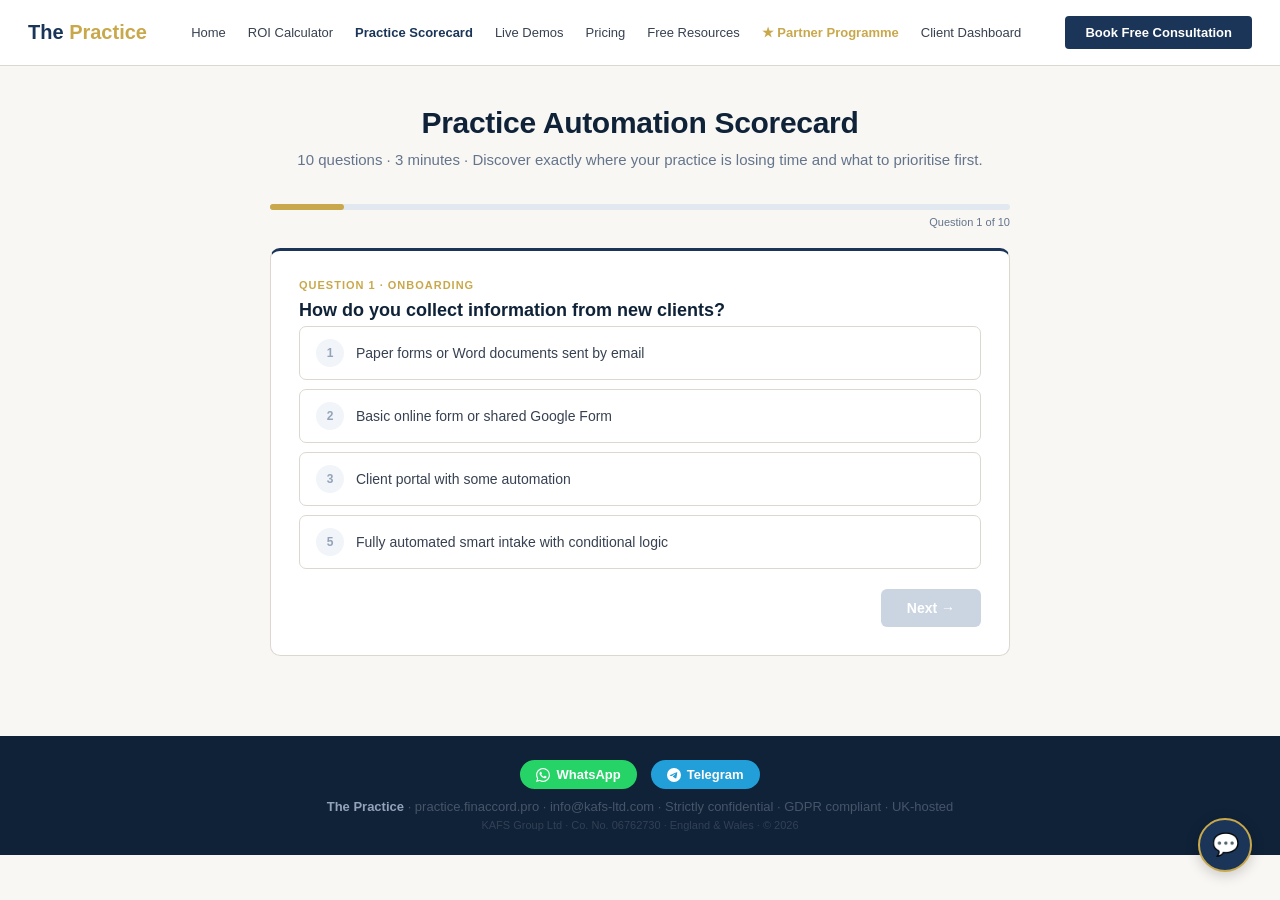
<file: scorecard.html>
<!DOCTYPE html>
<html lang="en">
<head>
<meta charset="UTF-8">
<meta name="viewport" content="width=device-width,initial-scale=1.0">
<title>Practice Automation Scorecard | The Practice</title>
<style>
*{box-sizing:border-box;margin:0;padding:0}
body{font-family:'Segoe UI',Georgia,sans-serif;background:#f8f7f4;color:#1a1a2e;min-height:100vh}
:root{--navy:#1a3558;--navy-dark:#0f2238;--gold:#c9a84c;--gold-dark:#a07830;--cream:#f8f7f4;--border:#ddd8cf;--muted:#64748b;--green:#2d6a4f}
a{text-decoration:none;color:inherit}
nav{border-bottom:1px solid var(--border);padding:16px 28px;background:#fff;position:sticky;top:0;z-index:100;display:flex;align-items:center;justify-content:space-between}
.logo{font-size:20px;font-weight:800;color:var(--navy)}.logo span{color:var(--gold)}
.nav-links{display:flex;gap:22px;font-size:13px}
.nav-links a{color:#374151}.nav-links a:hover{color:var(--navy)}
.nav-links a.active{color:var(--navy);font-weight:600}
.nav-links a.partner{color:var(--gold);font-weight:600}
.nav-cta{font-size:13px;font-weight:700;background:var(--navy);color:#fff;padding:9px 20px;border-radius:4px}
.page-body{padding:40px 16px}
.wrap{max-width:740px;margin:0 auto}
.header{text-align:center;margin-bottom:32px}
.header h1{font-size:30px;font-weight:800;color:var(--navy-dark);margin-bottom:8px;letter-spacing:-.3px}
.header p{font-size:15px;color:var(--muted);line-height:1.6}
.prog-wrap{background:#e2e8f0;border-radius:10px;height:6px;margin-bottom:6px}
.prog-bar{height:6px;background:var(--gold);border-radius:10px;transition:width .4s}
.prog-lbl{font-size:11px;color:var(--muted);text-align:right;margin-bottom:20px}
.q-card{background:#fff;border:1px solid var(--border);border-radius:10px;padding:28px;border-top:3px solid var(--navy)}
.q-num{font-size:11px;font-weight:700;letter-spacing:1px;text-transform:uppercase;color:var(--gold);margin-bottom:8px}
.q-text{font-size:18px;font-weight:700;color:var(--navy-dark);margin-bottom:4px;line-height:1.3}
.q-sub{font-size:13px;color:var(--muted);margin-bottom:20px}
.options{display:flex;flex-direction:column;gap:9px}
.opt{display:flex;align-items:center;gap:12px;padding:12px 16px;border:1px solid var(--border);border-radius:7px;cursor:pointer;transition:all .2s;font-size:14px;color:#374151;background:#fff}
.opt:hover{border-color:var(--navy);background:#eef1f7}
.opt.selected{border-color:var(--navy);background:#eef1f7;color:var(--navy);font-weight:600}
.opt-score{width:28px;height:28px;border-radius:50%;background:#f1f5f9;display:flex;align-items:center;justify-content:center;font-size:12px;font-weight:700;color:#94a3b8;flex-shrink:0;transition:all .2s}
.opt.selected .opt-score{background:var(--navy);color:#fff}
.nav-btns{display:flex;justify-content:space-between;align-items:center;margin-top:20px}
.btn-next{background:var(--navy);color:#fff;padding:11px 26px;border:none;border-radius:6px;font-size:14px;font-weight:700;cursor:pointer;transition:all .2s}
.btn-next:hover{background:var(--navy-dark)}
.btn-next:disabled{background:#cbd5e1;cursor:not-allowed}
.btn-back{background:#fff;color:var(--muted);border:1px solid var(--border);padding:11px 22px;border-radius:6px;font-size:14px;cursor:pointer}
/* RESULTS */
.score-circle{width:120px;height:120px;border-radius:50%;display:flex;flex-direction:column;align-items:center;justify-content:center;margin:0 auto 18px;border:5px solid var(--navy)}
.score-num{font-size:36px;font-weight:800;color:var(--navy-dark)}
.score-out{font-size:13px;color:var(--muted)}
.score-label{font-size:22px;font-weight:800;margin-bottom:8px;text-align:center}
.score-desc{font-size:14px;color:var(--muted);text-align:center;max-width:500px;margin:0 auto 24px;line-height:1.7}
.breakdown{display:grid;grid-template-columns:1fr 1fr;gap:12px;margin-bottom:20px}
.bk-card{background:#fff;border:1px solid var(--border);border-radius:9px;padding:14px}
.bk-area{font-size:10px;font-weight:700;text-transform:uppercase;letter-spacing:.5px;color:var(--muted);margin-bottom:5px}
.bk-score{font-size:18px;font-weight:800;color:var(--navy-dark)}
.bk-bar-bg{height:4px;background:#f1f5f9;border-radius:2px;margin-top:6px}
.bk-bar-fill{height:4px;border-radius:2px;transition:width .6s}
.recs{background:#fff;border:1px solid var(--border);border-radius:10px;padding:22px;margin-bottom:18px;border-top:3px solid var(--navy)}
.recs h3{font-size:15px;font-weight:700;color:var(--navy-dark);margin-bottom:14px}
.rec{display:flex;gap:10px;margin-bottom:12px;padding-bottom:12px;border-bottom:1px solid #f1f5f9}
.rec:last-child{border-bottom:none;margin-bottom:0;padding-bottom:0}
.rec-priority{width:36px;height:20px;border-radius:4px;font-size:10px;font-weight:700;display:flex;align-items:center;justify-content:center;flex-shrink:0;margin-top:2px}
.p-HIGH{background:#fef2f2;color:#c0392b}.p-MED{background:#fffbeb;color:#78350f}.p-LOW{background:#f0fdf4;color:var(--green)}
.rec-text{font-size:13px;color:#374151;line-height:1.5}
.cta-box{background:var(--navy-dark);border-radius:10px;padding:26px;text-align:center;color:#fff}
.cta-box h3{font-size:19px;font-weight:800;margin-bottom:8px}
.cta-box p{font-size:14px;color:#94a3b8;margin-bottom:18px}
.cta-box a{display:inline-block;background:var(--gold);color:var(--navy-dark);padding:11px 28px;border-radius:5px;font-size:14px;font-weight:700}
/* FOOTER */
footer{background:var(--navy-dark);padding:24px;text-align:center;margin-top:40px}
.footer-contact{display:flex;justify-content:center;gap:14px;margin-bottom:10px;flex-wrap:wrap}
.footer-contact a{display:inline-flex;align-items:center;gap:6px;font-size:13px;font-weight:600;padding:7px 16px;border-radius:20px;text-decoration:none}
.f-wa{background:#25D366;color:#fff}.f-tg{background:#229ED9;color:#fff}
.footer-contact svg{width:14px;height:14px;fill:#fff}
footer .mf{font-size:13px;color:#475569}
footer strong{color:#94a3b8}
footer .legal{font-size:11px;color:#334155;margin-top:5px}
/* WIDGET */
.cw{position:fixed;bottom:28px;right:28px;z-index:999;display:flex;flex-direction:column;align-items:flex-end;gap:10px}
.co{display:flex;flex-direction:column;gap:8px;align-items:flex-end;transition:all .3s;opacity:0;pointer-events:none;transform:translateY(10px)}
.co.open{opacity:1;pointer-events:all;transform:translateY(0)}
.c-opt{display:flex;align-items:center;gap:9px;padding:10px 18px;border-radius:30px;font-size:13px;font-weight:700;text-decoration:none;box-shadow:0 2px 12px rgba(0,0,0,.15);transition:transform .2s;white-space:nowrap}
.c-opt:hover{transform:scale(1.04)}
.c-opt.wa{background:#25D366;color:#fff}.c-opt.tg{background:#229ED9;color:#fff}
.c-opt svg{width:17px;height:17px;fill:#fff;flex-shrink:0}
.ct{width:54px;height:54px;border-radius:50%;background:var(--navy);border:2px solid var(--gold);cursor:pointer;display:flex;align-items:center;justify-content:center;box-shadow:0 3px 14px rgba(0,0,0,.2);transition:all .3s;color:#fff;font-size:22px}
.ct:hover{background:var(--navy-dark);transform:scale(1.06)}
.ct .io{display:block}.ct .ic{display:none;font-size:16px}
.ct.active .io{display:none}.ct.active .ic{display:block}
@media(max-width:680px){.breakdown{grid-template-columns:1fr}.nav-links{display:none}}
</style>
</head>
<body>
<nav>
  <a href="index.html" class="logo">The <span>Practice</span></a>
  <div class="nav-links">
    <a href="index.html">Home</a>
    <a href="roi.html">ROI Calculator</a>
    <a href="scorecard.html" class="active">Practice Scorecard</a>
    <a href="portal.html">Live Demos</a>
    <a href="pricing.html">Pricing</a>
    <a href="resources.html">Free Resources</a>
    <a href="pricing.html#partnership" class="partner">★ Partner Programme</a>
        <a href="dashboard.php">Client Dashboard</a>
  </div>
  <a href="booking.html" class="nav-cta">Book Free Consultation</a>
</nav>

<div class="page-body">
<div class="wrap">
  <div class="header">
    <h1>Practice Automation Scorecard</h1>
    <p>10 questions · 3 minutes · Discover exactly where your practice is losing time and what to prioritise first.</p>
  </div>
  <div id="quiz">
    <div class="prog-wrap"><div class="prog-bar" id="progress" style="width:10%"></div></div>
    <div class="prog-lbl" id="prog-label">Question 1 of 10</div>
  </div>
  <div id="results"></div>
</div>
</div>

<footer>
  <div class="footer-contact">
    <a href="wa.php" class="f-wa" target="_blank" rel="noopener"><svg viewBox="0 0 24 24"><path d="M17.472 14.382c-.297-.149-1.758-.867-2.03-.967-.273-.099-.471-.148-.67.15-.197.297-.767.966-.94 1.164-.173.199-.347.223-.644.075-.297-.15-1.255-.463-2.39-1.475-.883-.788-1.48-1.761-1.653-2.059-.173-.297-.018-.458.13-.606.134-.133.298-.347.446-.52.149-.174.198-.298.298-.497.099-.198.05-.371-.025-.52-.075-.149-.669-1.612-.916-2.207-.242-.579-.487-.5-.669-.51-.173-.008-.371-.01-.57-.01-.198 0-.52.074-.792.372-.272.297-1.04 1.016-1.04 2.479 0 1.462 1.065 2.875 1.213 3.074.149.198 2.096 3.2 5.077 4.487.709.306 1.262.489 1.694.625.712.227 1.36.195 1.871.118.571-.085 1.758-.719 2.006-1.413.248-.694.248-1.289.173-1.413-.074-.124-.272-.198-.57-.347m-5.421 7.403h-.004a9.87 9.87 0 01-5.031-1.378l-.361-.214-3.741.982.998-3.648-.235-.374a9.86 9.86 0 01-1.51-5.26c.001-5.45 4.436-9.884 9.888-9.884 2.64 0 5.122 1.03 6.988 2.898a9.825 9.825 0 012.893 6.994c-.003 5.45-4.437 9.884-9.885 9.884m8.413-18.297A11.815 11.815 0 0012.05 0C5.495 0 .16 5.335.157 11.892c0 2.096.547 4.142 1.588 5.945L.057 24l6.305-1.654a11.882 11.882 0 005.683 1.448h.005c6.554 0 11.89-5.335 11.893-11.893a11.821 11.821 0 00-3.48-8.413z"/></svg>WhatsApp</a>
    <a href="tg.php" class="f-tg" target="_blank" rel="noopener"><svg viewBox="0 0 24 24"><path d="M11.944 0A12 12 0 0 0 0 12a12 12 0 0 0 12 12 12 12 0 0 0 12-12A12 12 0 0 0 12 0a12 12 0 0 0-.056 0zm4.962 7.224c.1-.002.321.023.465.14a.506.506 0 0 1 .171.325c.016.093.036.306.02.472-.18 1.898-.962 6.502-1.36 8.627-.168.9-.499 1.201-.82 1.23-.696.065-1.225-.46-1.9-.902-1.056-.693-1.653-1.124-2.678-1.8-1.185-.78-.417-1.21.258-1.91.177-.184 3.247-2.977 3.307-3.23.007-.032.014-.15-.056-.212s-.174-.041-.249-.024c-.106.024-1.793 1.14-5.061 3.345-.48.33-.913.49-1.302.48-.428-.008-1.252-.241-1.865-.44-.752-.245-1.349-.374-1.297-.789.027-.216.325-.437.893-.663 3.498-1.524 5.83-2.529 6.998-3.014 3.332-1.386 4.025-1.627 4.476-1.635z"/></svg>Telegram</a>
  </div>
  <p class="mf"><strong>The Practice</strong> · practice.finaccord.pro · info@kafs-ltd.com · Strictly confidential · GDPR compliant · UK-hosted</p>
  <p class="legal">KAFS Group Ltd · Co. No. 06762730 · England &amp; Wales · © 2026</p>
</footer>

<div class="cw" id="cw">
  <div class="co" id="co">
    <a href="wa.php" class="c-opt wa" target="_blank" rel="noopener"><svg viewBox="0 0 24 24"><path d="M17.472 14.382c-.297-.149-1.758-.867-2.03-.967-.273-.099-.471-.148-.67.15-.197.297-.767.966-.94 1.164-.173.199-.347.223-.644.075-.297-.15-1.255-.463-2.39-1.475-.883-.788-1.48-1.761-1.653-2.059-.173-.297-.018-.458.13-.606.134-.133.298-.347.446-.52.149-.174.198-.298.298-.497.099-.198.05-.371-.025-.52-.075-.149-.669-1.612-.916-2.207-.242-.579-.487-.5-.669-.51-.173-.008-.371-.01-.57-.01-.198 0-.52.074-.792.372-.272.297-1.04 1.016-1.04 2.479 0 1.462 1.065 2.875 1.213 3.074.149.198 2.096 3.2 5.077 4.487.709.306 1.262.489 1.694.625.712.227 1.36.195 1.871.118.571-.085 1.758-.719 2.006-1.413.248-.694.248-1.289.173-1.413-.074-.124-.272-.198-.57-.347m-5.421 7.403h-.004a9.87 9.87 0 01-5.031-1.378l-.361-.214-3.741.982.998-3.648-.235-.374a9.86 9.86 0 01-1.51-5.26c.001-5.45 4.436-9.884 9.888-9.884 2.64 0 5.122 1.03 6.988 2.898a9.825 9.825 0 012.893 6.994c-.003 5.45-4.437 9.884-9.885 9.884m8.413-18.297A11.815 11.815 0 0012.05 0C5.495 0 .16 5.335.157 11.892c0 2.096.547 4.142 1.588 5.945L.057 24l6.305-1.654a11.882 11.882 0 005.683 1.448h.005c6.554 0 11.89-5.335 11.893-11.893a11.821 11.821 0 00-3.48-8.413z"/></svg>WhatsApp us</a>
    <a href="tg.php" class="c-opt tg" target="_blank" rel="noopener"><svg viewBox="0 0 24 24"><path d="M11.944 0A12 12 0 0 0 0 12a12 12 0 0 0 12 12 12 12 0 0 0 12-12A12 12 0 0 0 12 0a12 12 0 0 0-.056 0zm4.962 7.224c.1-.002.321.023.465.14a.506.506 0 0 1 .171.325c.016.093.036.306.02.472-.18 1.898-.962 6.502-1.36 8.627-.168.9-.499 1.201-.82 1.23-.696.065-1.225-.46-1.9-.902-1.056-.693-1.653-1.124-2.678-1.8-1.185-.78-.417-1.21.258-1.91.177-.184 3.247-2.977 3.307-3.23.007-.032.014-.15-.056-.212s-.174-.041-.249-.024c-.106.024-1.793 1.14-5.061 3.345-.48.33-.913.49-1.302.48-.428-.008-1.252-.241-1.865-.44-.752-.245-1.349-.374-1.297-.789.027-.216.325-.437.893-.663 3.498-1.524 5.83-2.529 6.998-3.014 3.332-1.386 4.025-1.627 4.476-1.635z"/></svg>Telegram</a>
  </div>
  <div class="ct" id="ct" onclick="toggleW()"><span class="io">💬</span><span class="ic">✕</span></div>
</div>

<script>
const questions=[
  {area:"Onboarding",text:"How do you collect information from new clients?",sub:"",opts:[{t:"Paper forms or Word documents sent by email",s:1},{t:"Basic online form or shared Google Form",s:2},{t:"Client portal with some automation",s:3},{t:"Fully automated smart intake with conditional logic",s:5}]},
  {area:"Document collection",text:"How do clients submit identity and compliance documents?",sub:"",opts:[{t:"WhatsApp, email attachments, or physically",s:1},{t:"Shared folder link (Dropbox / Google Drive)",s:2},{t:"Client portal with manual tracking",s:3},{t:"Automated portal with reminders and status tracking",s:5}]},
  {area:"Document chasing",text:"How do you chase clients for missing documents?",sub:"",opts:[{t:"Manual emails or phone calls each time",s:1},{t:"Templated email we copy and paste",s:2},{t:"Some automated reminders but not fully",s:3},{t:"Fully automated reminder sequences",s:5}]},
  {area:"AML compliance",text:"How do you complete AML/KYC compliance checks?",sub:"",opts:[{t:"Paper checklist or spreadsheet, filled in manually",s:1},{t:"Digital checklist but completed manually",s:2},{t:"Partly automated with some manual steps",s:3},{t:"Fully automated with complete audit trail",s:5}]},
  {area:"Engagement letters",text:"How do you generate and get engagement letters signed?",sub:"",opts:[{t:"Word template, printed, signed and scanned back",s:1},{t:"Word template emailed, client returns signed copy",s:2},{t:"E-signature tool but letters created manually",s:3},{t:"Auto-generated letters sent for e-signature automatically",s:5}]},
  {area:"Deadline management",text:"How do you track filing deadlines and recurring tasks?",sub:"",opts:[{t:"Spreadsheet, whiteboard, or memory",s:1},{t:"Shared calendar or basic task list",s:2},{t:"Practice management software with manual input",s:3},{t:"Automated task creation and deadline tracking",s:5}]},
  {area:"Client communication",text:"How do clients know the status of their work?",sub:"",opts:[{t:"They contact us to ask — we respond manually",s:1},{t:"We send occasional updates by email",s:2},{t:"Client portal shows some status information",s:3},{t:"Automated milestone updates sent to clients",s:5}]},
  {area:"New enquiries",text:"How do you capture and follow up on new enquiries?",sub:"",opts:[{t:"Email inbox or phone — no formal system",s:1},{t:"Simple spreadsheet or CRM with manual entry",s:2},{t:"CRM with some follow-up reminders",s:3},{t:"Automated capture, qualification and follow-up",s:5}]},
  {area:"Proposals",text:"How do you create and send fee proposals?",sub:"",opts:[{t:"Word or email, written from scratch each time",s:1},{t:"Templated document sent manually",s:2},{t:"Template with some automation",s:3},{t:"Auto-generated branded proposals with e-signature",s:5}]},
  {area:"Reporting",text:"How do you track your practice's work in progress and capacity?",sub:"",opts:[{t:"No formal system — managed by memory or conversation",s:1},{t:"Spreadsheet updated manually",s:2},{t:"Practice management software",s:3},{t:"Live dashboard updated automatically",s:5}]}
];
let current=0,answers=[];
function render(){
  const q=questions[current];
  const existing=answers[current];
  const pct=Math.round(((current+1)/questions.length)*100);
  document.getElementById('progress').style.width=pct+'%';
  document.getElementById('prog-label').textContent='Question '+(current+1)+' of '+questions.length;
  let old=document.querySelector('.q-card');
  if(old)old.remove();
  const div=document.createElement('div');
  div.className='q-card';
  div.innerHTML=`<div class="q-num">Question ${current+1} · ${q.area}</div>
    <div class="q-text">${q.text}</div>
    ${q.sub?`<div class="q-sub">${q.sub}</div>`:''}
    <div class="options" id="opts">
      ${q.opts.map((o,i)=>`<div class="opt${existing===i?' selected':''}" onclick="select(${i})" data-i="${i}">
        <div class="opt-score">${o.s}</div><span>${o.t}</span></div>`).join('')}
    </div>
    <div class="nav-btns">
      ${current>0?'<button class="btn-back" onclick="back()">← Back</button>':'<span></span>'}
      <button class="btn-next" id="next-btn" onclick="next()" ${existing===undefined?'disabled':''}>
        ${current===questions.length-1?'See my results →':'Next →'}</button>
    </div>`;
  document.getElementById('quiz').appendChild(div);
}
function select(i){
  answers[current]=i;
  document.querySelectorAll('.opt').forEach((o,idx)=>o.classList.toggle('selected',idx===i));
  document.getElementById('next-btn').disabled=false;
}
function next(){if(answers[current]===undefined)return;if(current<questions.length-1){current++;render();}else showResults();}
function back(){if(current>0){current--;render();}}
function showResults(){
  document.getElementById('quiz').style.display='none';
  const total=answers.reduce((sum,a,i)=>sum+questions[i].opts[a].s,0);
  const max=questions.length*5;
  const pct=Math.round((total/max)*100);
  let label,desc,col;
  if(pct<=40){label="Significant Automation Opportunity";desc="Your practice is running largely on manual processes. The time savings available are substantial — and the improvements are straightforward to implement.";col="#c0392b";}
  else if(pct<=65){label="Partial Automation";desc="You have some tools in place but critical workflows remain manual. Document chasing, AML compliance, or onboarding likely have gaps costing your practice significant time each week.";col="#a07830";}
  else if(pct<=85){label="Good Foundation";desc="Your practice has made solid progress. Targeted improvements in 2–3 areas could reclaim 5–10 additional hours per week and meaningfully improve your client experience.";col="#0d9488";}
  else{label="Advanced Practice";desc="Your practice is well ahead of most firms. Our retainer service could help you maintain and expand your systems as your practice and regulations evolve.";col="#1a3558";}
  const areas=questions.map((q,i)=>({area:q.area,score:q.opts[answers[i]].s,max:5}));
  const low=areas.filter(a=>a.score<=2).sort((a,b)=>a.score-b.score);
  const recMap={
    "Onboarding":{p:"HIGH",t:"Replace manual onboarding with a smart intake portal. Typically saves 2–4 hours per new client from day one."},
    "Document collection":{p:"HIGH",t:"Implement automated document collection with a branded client portal and intelligent reminders."},
    "Document chasing":{p:"HIGH",t:"Automated reminder sequences eliminate all manual chasing — your team stops sending the same email repeatedly."},
    "AML compliance":{p:"HIGH",t:"A structured AML/KYC workflow with full audit trail reduces compliance risk and passes HMRC supervision checks."},
    "Engagement letters":{p:"MED",t:"Auto-generate engagement letters and send for e-signature automatically at the point of onboarding."},
    "Deadline management":{p:"MED",t:"Automated task creation and deadline tracking prevents missed filings at busy periods."},
    "Client communication":{p:"MED",t:"Automated milestone updates significantly reduce inbound calls from clients asking for status updates."},
    "New enquiries":{p:"MED",t:"Capture every enquiry automatically and set up a structured follow-up sequence so no lead goes cold."},
    "Proposals":{p:"LOW",t:"Proposal automation generates branded quotes in minutes and collects e-signatures — no more Word templates."},
    "Reporting":{p:"LOW",t:"A live practice dashboard showing WIP, capacity, and deadlines removes the need for manual tracking."}
  };
  const recs=low.slice(0,4).map(a=>recMap[a.area]||{p:"MED",t:"Automating this area will reclaim meaningful time for your team."});
  const bdHtml=areas.map(a=>`<div class="bk-card"><div class="bk-area">${a.area}</div><div class="bk-score">${a.score}/5</div>
    <div class="bk-bar-bg"><div class="bk-bar-fill" style="width:${(a.score/5)*100}%;background:${a.score<=2?'#c0392b':a.score===3?'#a07830':'#2d6a4f'}"></div></div></div>`).join('');
  const recsHtml=recs.length?recs.map(r=>`<div class="rec"><div class="rec-priority p-${r.p}">${r.p}</div><div class="rec-text">${r.t}</div></div>`).join(''):'<div class="rec-text">Your practice is well-automated. Speak with us about our retainer service to maintain and grow your systems.</div>';
  document.getElementById('results').innerHTML=`
    <div style="text-align:center;margin-bottom:24px">
      <div class="score-circle" style="border-color:${col}">
        <span class="score-num" style="color:${col}">${total}</span>
        <span class="score-out">out of ${max}</span>
      </div>
      <div class="score-label" style="color:${col}">${label}</div>
      <div class="score-desc">${desc}</div>
    </div>
    <div class="breakdown">${bdHtml}</div>
    <div class="recs"><h3>Your top priorities</h3>${recsHtml}</div>
    <div class="cta-box">
      <h3>Book your free Practice Consultation</h3>
      <p>Based on your score, a 30-minute consultation will map exactly where your practice is losing time — and give you a costed plan to address it. Free, no obligation.</p>
      <a href="booking.html">Book my free consultation →</a>
    </div>`;
  document.getElementById('results').style.display='block';
}
function toggleW(){document.getElementById('ct').classList.toggle('active');document.getElementById('co').classList.toggle('open');}
document.addEventListener('click',function(e){const w=document.getElementById('cw');if(w&&!w.contains(e.target)){document.getElementById('ct').classList.remove('active');document.getElementById('co').classList.remove('open');}});
render();
</script>
</body>
</html>
</file>
